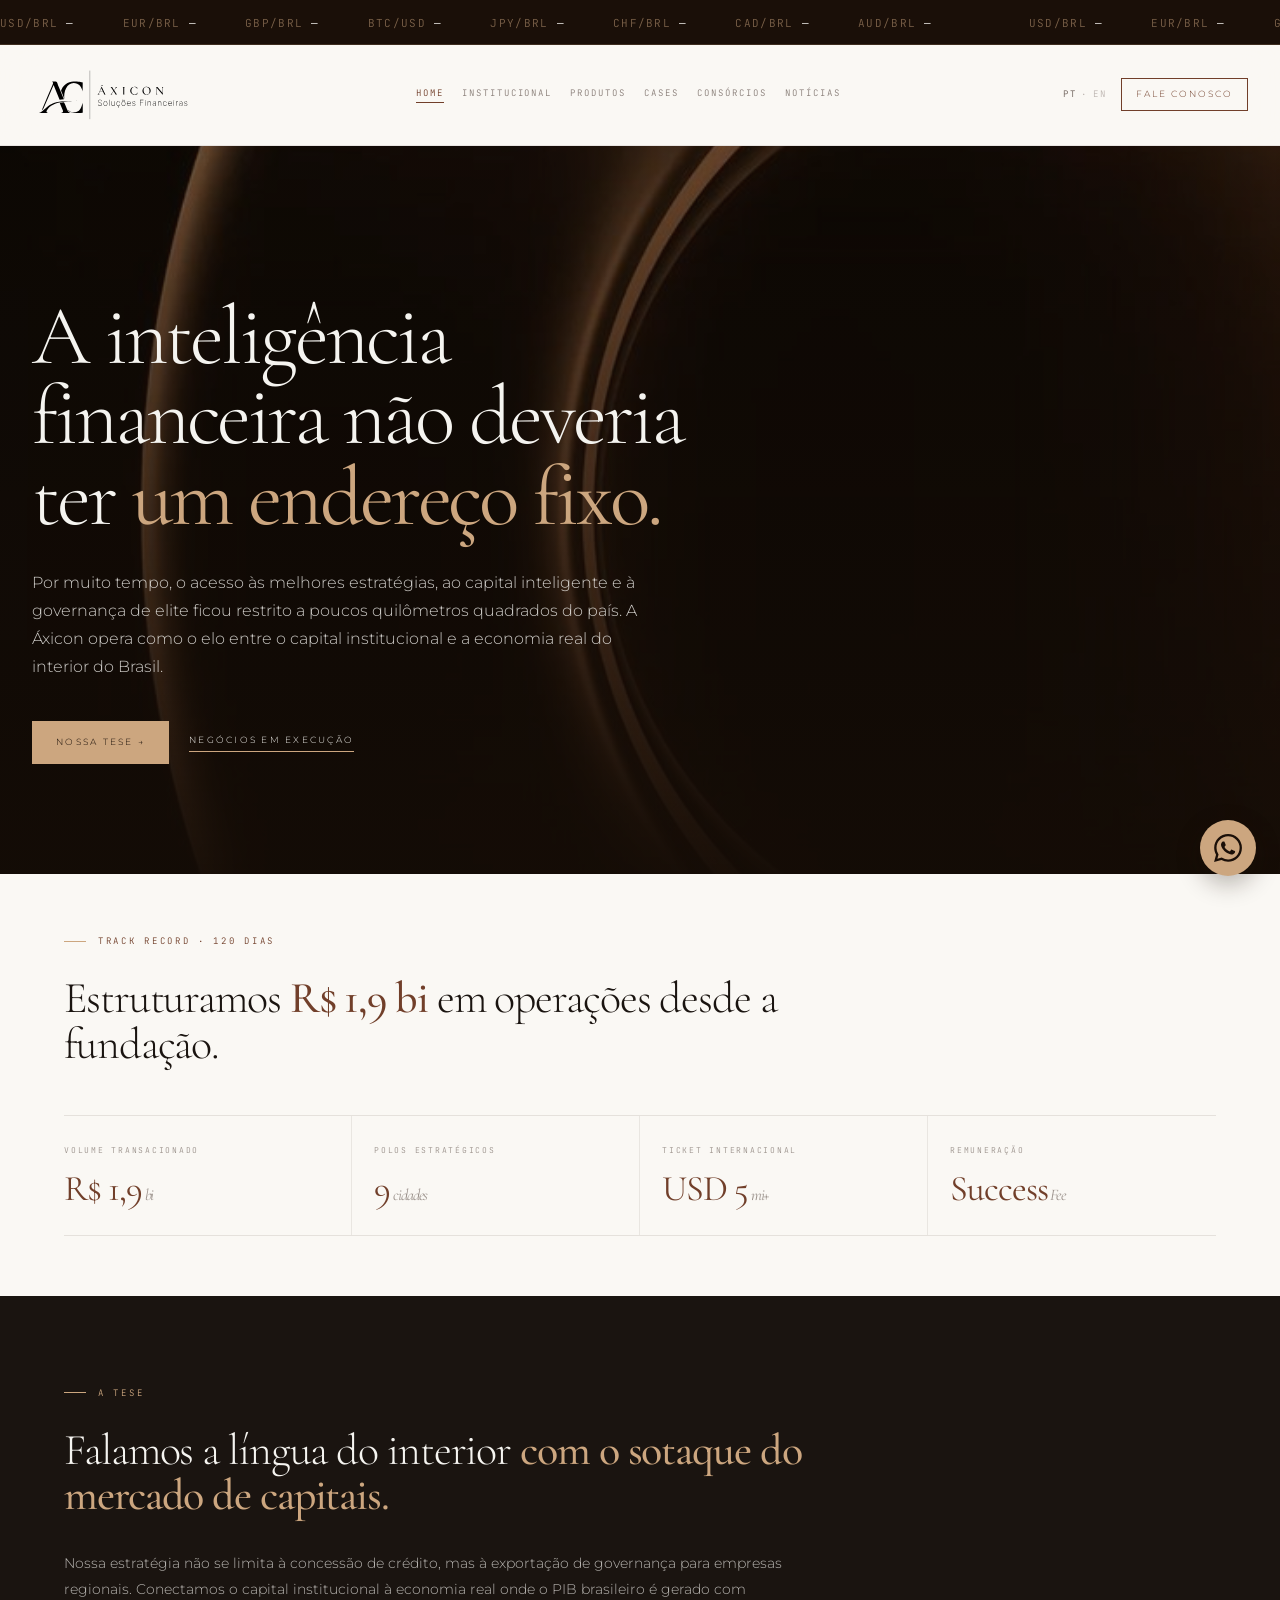
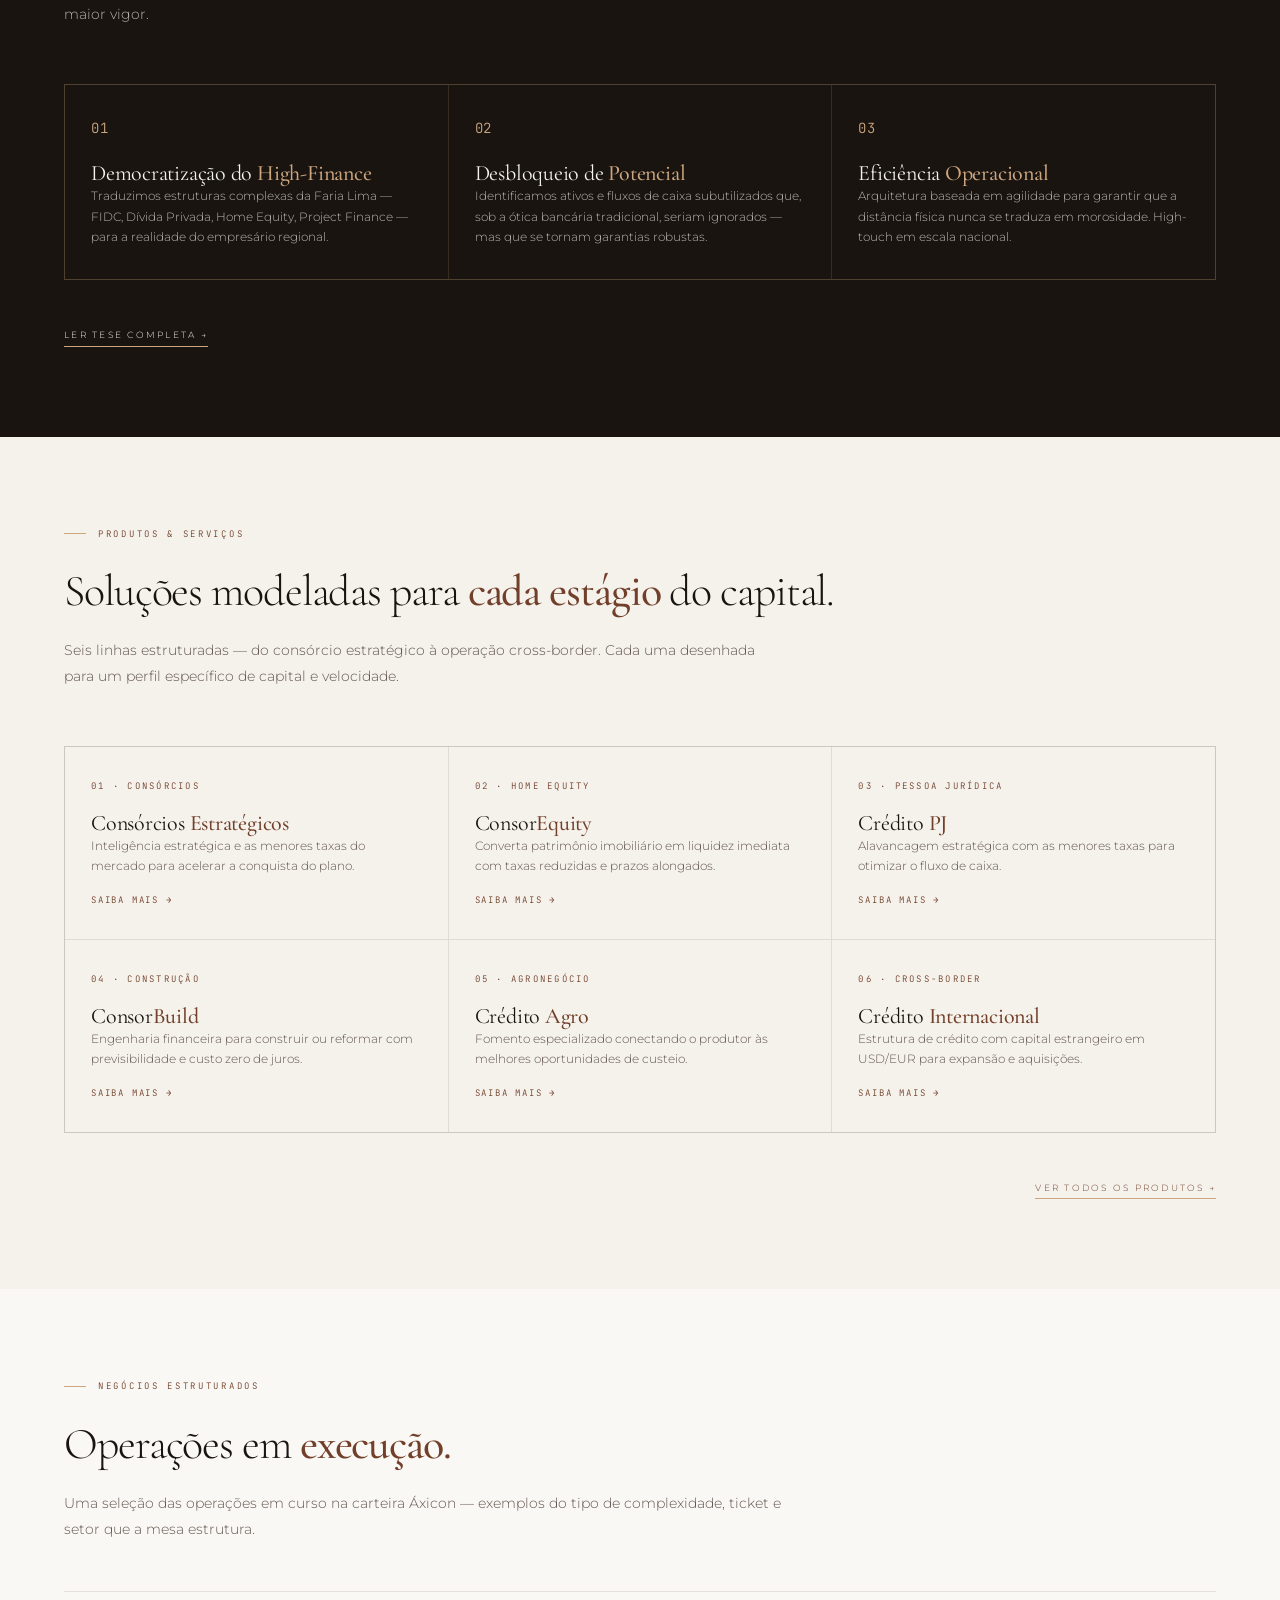
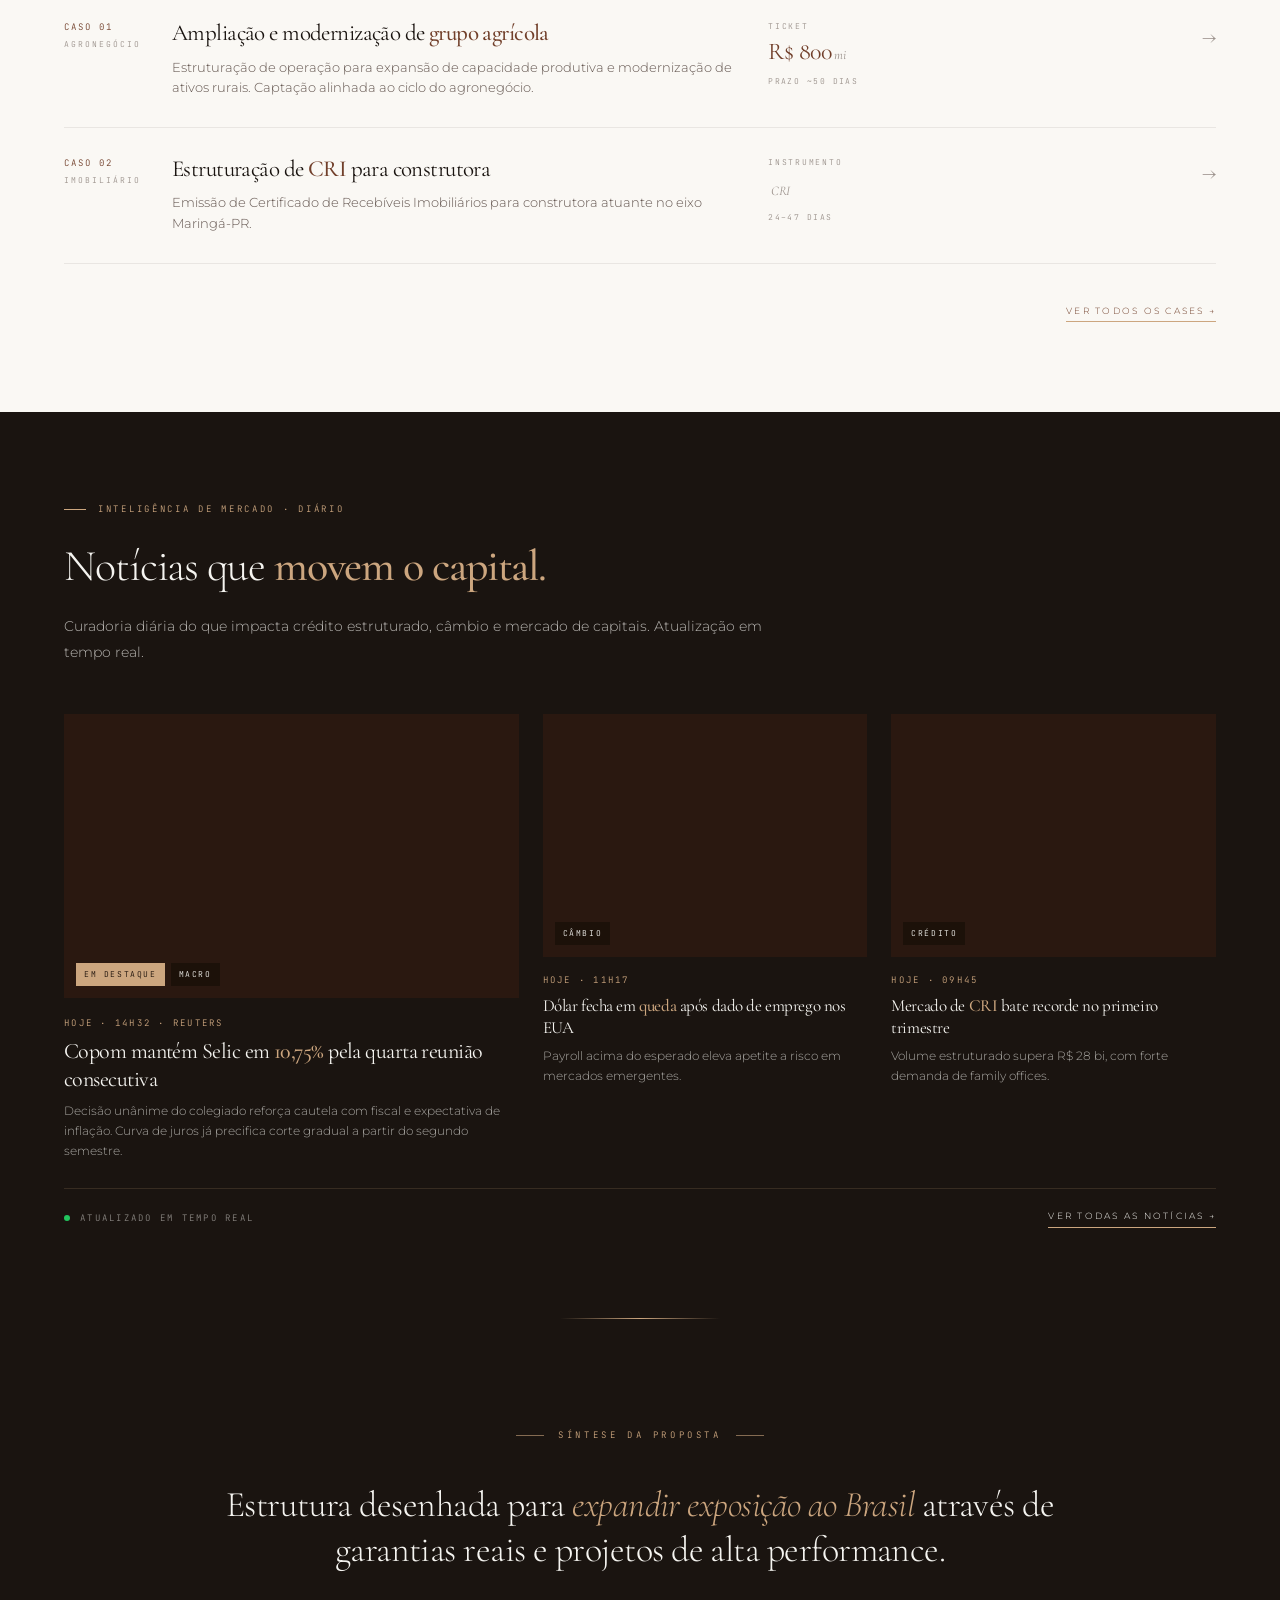
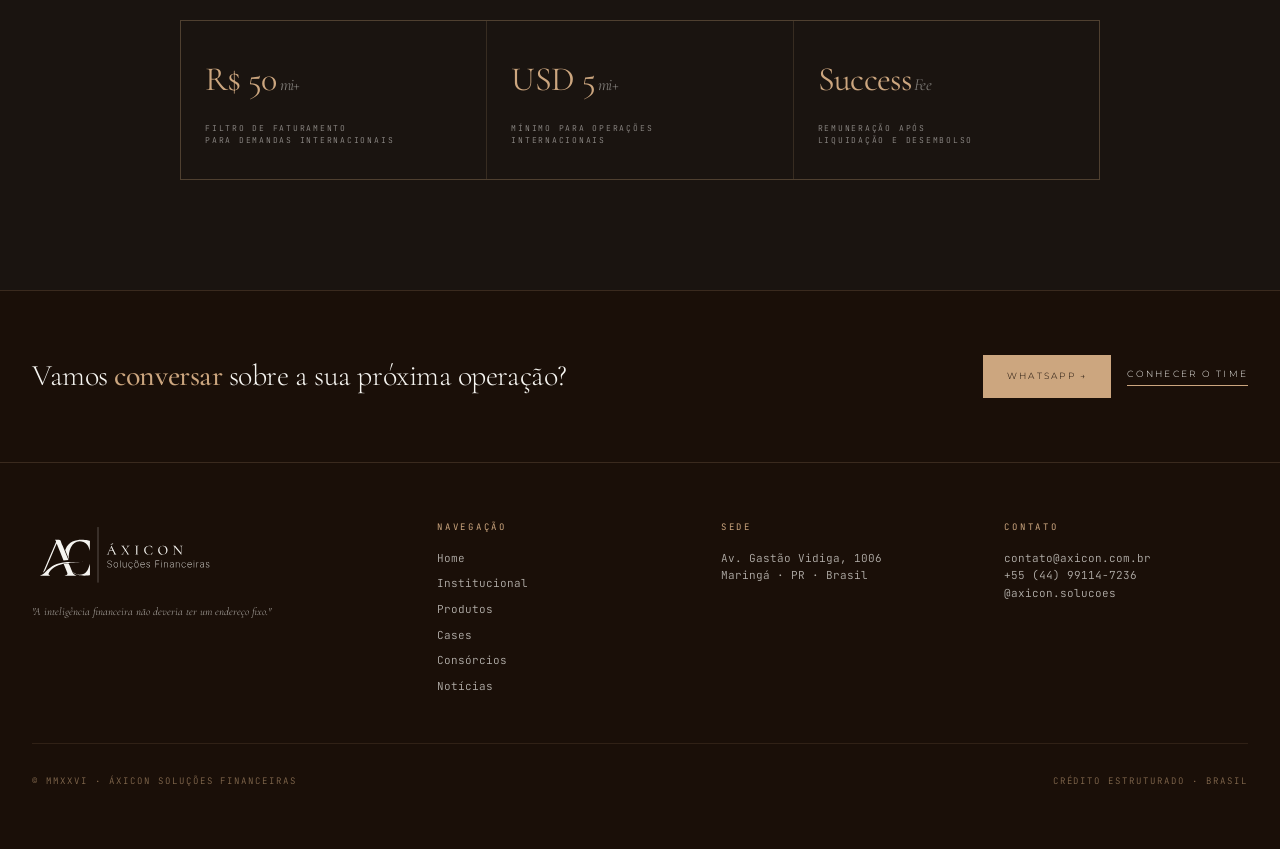
<file: index.html>
<!DOCTYPE html>
<html lang="pt-BR">
<head>
<meta charset="UTF-8">
<meta name="viewport" content="width=device-width, initial-scale=1.0">
<title>A inteligência financeira não deveria ter um endereço fixo — Áxicon Soluções Financeiras</title>
<link rel="icon" type="image/svg+xml" href="assets/monogram-bronze.svg">
<link rel="apple-touch-icon" href="assets/monogram-bronze.svg">
<meta name="description" content="Boutique de crédito estruturado. Elo entre o capital institucional e a economia real do interior do Brasil. R$ 1,9 bi estruturados em 120 dias.">
<meta property="og:title" content="A inteligência financeira não deveria ter um endereço fixo — Áxicon Soluções Financeiras">
<meta property="og:description" content="Boutique de crédito estruturado. Elo entre o capital institucional e a economia real do interior do Brasil. R$ 1,9 bi estruturados em 120 dias.">
<link rel="stylesheet" href="styles.css">
</head>
<body>
<!-- TICKER DE MERCADO -->
<div class="market-ticker">
  <div class="ticker-track">
    <span>
      <span><span class="ticker-label">USD/BRL</span><span id="t-usd">—</span></span>
      <span><span class="ticker-label">EUR/BRL</span><span id="t-eur">—</span></span>
      <span><span class="ticker-label">GBP/BRL</span><span id="t-gbp">—</span></span>
      <span><span class="ticker-label">BTC/USD</span><span id="t-btc">—</span></span>
      <span><span class="ticker-label">JPY/BRL</span><span id="t-jpy">—</span></span>
      <span><span class="ticker-label">CHF/BRL</span><span id="t-chf">—</span></span>
      <span><span class="ticker-label">CAD/BRL</span><span id="t-cad">—</span></span>
      <span><span class="ticker-label">AUD/BRL</span><span id="t-aud">—</span></span>
    </span>
    <span aria-hidden="true">
      <span><span class="ticker-label">USD/BRL</span><span class="t-usd2">—</span></span>
      <span><span class="ticker-label">EUR/BRL</span><span class="t-eur2">—</span></span>
      <span><span class="ticker-label">GBP/BRL</span><span class="t-gbp2">—</span></span>
      <span><span class="ticker-label">BTC/USD</span><span class="t-btc2">—</span></span>
      <span><span class="ticker-label">JPY/BRL</span><span class="t-jpy2">—</span></span>
      <span><span class="ticker-label">CHF/BRL</span><span class="t-chf2">—</span></span>
      <span><span class="ticker-label">CAD/BRL</span><span class="t-cad2">—</span></span>
      <span><span class="ticker-label">AUD/BRL</span><span class="t-aud2">—</span></span>
    </span>
  </div>
</div>
<!-- NAV -->
<nav class="nav">
  <a href="index.html" class="nav-brand">
    <img src="assets/logo-full-black.svg" alt="Áxicon Soluções Financeiras" class="brand-logo">
  </a>
  <div class="nav-menu">
    <a href="index.html" class="active">Home</a>
    <a href="institucional.html">Institucional</a>
    <a href="produtos.html">Produtos</a>
    <a href="cases.html">Cases</a>
    <a href="consorcios.html">Consórcios</a>
    <a href="noticias.html">Notícias</a>
  </div>
  <div class="nav-right">
    <div class="lang-toggle">
      <span data-lang="pt">PT</span><span class="sep">·</span><span data-lang="en" class="inactive">EN</span>
    </div>
    <a href="https://wa.me/5544991147236?text=Olá,%20tudo%20bem?%20Vim%20pelo%20site%20da%20Áxicon..." class="nav-cta" target="_blank" rel="noopener">Fale conosco</a>
  </div>
</nav>


<!-- HERO -->
<header class="hero">
  <div>
    <h1 class="h-hero">A inteligência<br>financeira não deveria<br>ter <em>um endereço fixo.</em></h1>
    <p class="hero-lede">Por muito tempo, o acesso às melhores estratégias, ao capital inteligente e à governança de elite ficou restrito a poucos quilômetros quadrados do país. A Áxicon opera como o elo entre o capital institucional e a economia real do interior do Brasil.</p>
    <div class="hero-actions">
      <a href="institucional.html#tese" class="btn btn-primary">Nossa tese →</a>
      <a href="cases.html" class="link-arrow">Negócios em execução</a>
    </div>
  </div>
</header>

<!-- TRACK RECORD -->
<section class="section s-light" style="padding-top: 60px; padding-bottom: 60px;">
  <div class="container">
    <div class="section-label">Track record · 120 dias</div>
    <h2 class="h-1" style="max-width: 780px; margin-bottom: 48px;">
      Estruturamos <em>R$ 1,9 bi</em> em operações desde a fundação.
    </h2>
    <div class="kpi-strip">
      <div class="kpi"><div class="kpi-label">Volume transacionado</div><div class="kpi-value">R$ 1,9<em>bi</em></div></div>
      <div class="kpi"><div class="kpi-label">Polos estratégicos</div><div class="kpi-value">9<em>cidades</em></div></div>
      <div class="kpi"><div class="kpi-label">Ticket internacional</div><div class="kpi-value">USD 5<em>mi+</em></div></div>
      <div class="kpi"><div class="kpi-label">Remuneração</div><div class="kpi-value">Success<em>Fee</em></div></div>
    </div>
  </div>
</section>

<!-- TESE RESUMO · DARK -->
<section class="section s-dark">
  <div class="container">
    <div class="section-label">A Tese</div>
    <h2 class="h-1" style="max-width: 880px; margin-bottom: 32px;">
      Falamos a língua do interior <em>com o sotaque do mercado de capitais.</em>
    </h2>
    <p class="body-text" style="margin-bottom: 56px;">
      Nossa estratégia não se limita à concessão de crédito, mas à exportação de governança para empresas regionais. Conectamos o capital institucional à economia real onde o PIB brasileiro é gerado com maior vigor.
    </p>
    <div class="cards-wrap grid-3">
      <div class="card">
        <div class="card-num">01</div>
        <h3 class="h-3">Democratização do <em>High-Finance</em></h3>
        <p>Traduzimos estruturas complexas da Faria Lima — FIDC, Dívida Privada, Home Equity, Project Finance — para a realidade do empresário regional.</p>
      </div>
      <div class="card">
        <div class="card-num">02</div>
        <h3 class="h-3">Desbloqueio de <em>Potencial</em></h3>
        <p>Identificamos ativos e fluxos de caixa subutilizados que, sob a ótica bancária tradicional, seriam ignorados — mas que se tornam garantias robustas.</p>
      </div>
      <div class="card">
        <div class="card-num">03</div>
        <h3 class="h-3">Eficiência <em>Operacional</em></h3>
        <p>Arquitetura baseada em agilidade para garantir que a distância física nunca se traduza em morosidade. High-touch em escala nacional.</p>
      </div>
    </div>
    <div style="margin-top: 40px;">
      <a href="institucional.html#tese" class="link-arrow">Ler tese completa →</a>
    </div>
  </div>
</section>

<!-- PRODUTOS RESUMO · LIGHT -->
<section class="section s-light-2">
  <div class="container">
    <div class="section-label">Produtos & Serviços</div>
    <h2 class="h-1" style="max-width: 780px; margin-bottom: 24px;">
      Soluções modeladas para <em>cada estágio</em> do capital.
    </h2>
    <p class="body-text" style="margin-bottom: 56px;">
      Seis linhas estruturadas — do consórcio estratégico à operação cross-border. Cada uma desenhada para um perfil específico de capital e velocidade.
    </p>
    <div class="cards-wrap grid-3">
      <a href="consorcios.html" class="card" style="text-decoration:none;color:inherit;">
        <div class="card-eyebrow">01 · Consórcios</div>
        <h3 class="h-3">Consórcios <em>Estratégicos</em></h3>
        <p>Inteligência estratégica e as menores taxas do mercado para acelerar a conquista do plano.</p>
        <span class="card-link">Saiba mais →</span>
      </a>
      <a href="produtos.html#equity" class="card" style="text-decoration:none;color:inherit;">
        <div class="card-eyebrow">02 · Home Equity</div>
        <h3 class="h-3">Consor<em>Equity</em></h3>
        <p>Converta patrimônio imobiliário em liquidez imediata com taxas reduzidas e prazos alongados.</p>
        <span class="card-link">Saiba mais →</span>
      </a>
      <a href="produtos.html#pj" class="card" style="text-decoration:none;color:inherit;">
        <div class="card-eyebrow">03 · Pessoa Jurídica</div>
        <h3 class="h-3">Crédito <em>PJ</em></h3>
        <p>Alavancagem estratégica com as menores taxas para otimizar o fluxo de caixa.</p>
        <span class="card-link">Saiba mais →</span>
      </a>
      <a href="produtos.html#build" class="card" style="text-decoration:none;color:inherit;">
        <div class="card-eyebrow">04 · Construção</div>
        <h3 class="h-3">Consor<em>Build</em></h3>
        <p>Engenharia financeira para construir ou reformar com previsibilidade e custo zero de juros.</p>
        <span class="card-link">Saiba mais →</span>
      </a>
      <a href="produtos.html#agro" class="card" style="text-decoration:none;color:inherit;">
        <div class="card-eyebrow">05 · Agronegócio</div>
        <h3 class="h-3">Crédito <em>Agro</em></h3>
        <p>Fomento especializado conectando o produtor às melhores oportunidades de custeio.</p>
        <span class="card-link">Saiba mais →</span>
      </a>
      <a href="produtos.html#internacional" class="card" style="text-decoration:none;color:inherit;">
        <div class="card-eyebrow">06 · Cross-Border</div>
        <h3 class="h-3">Crédito <em>Internacional</em></h3>
        <p>Estrutura de crédito com capital estrangeiro em USD/EUR para expansão e aquisições.</p>
        <span class="card-link">Saiba mais →</span>
      </a>
    </div>
    <div style="margin-top: 40px; text-align: right;">
      <a href="produtos.html" class="link-arrow">Ver todos os produtos →</a>
    </div>
  </div>
</section>

<!-- CASES RESUMO · LIGHT -->
<section class="section s-light">
  <div class="container">
    <div class="section-label">Negócios Estruturados</div>
    <h2 class="h-1" style="max-width: 780px; margin-bottom: 24px;">
      Operações em <em>execução.</em>
    </h2>
    <p class="body-text" style="margin-bottom: 48px;">
      Uma seleção das operações em curso na carteira Áxicon — exemplos do tipo de complexidade, ticket e setor que a mesa estrutura.
    </p>
    <div class="cases">
      <a href="cases.html#agro" class="case-row">
        <div class="case-num">Caso 01<small>Agronegócio</small></div>
        <div>
          <h3 class="case-title">Ampliação e modernização de <em>grupo agrícola</em></h3>
          <p class="case-desc">Estruturação de operação para expansão de capacidade produtiva e modernização de ativos rurais. Captação alinhada ao ciclo do agronegócio.</p>
        </div>
        <div>
          <div class="case-meta-label">Ticket</div>
          <div class="case-meta-value">R$ 800<em>mi</em></div>
          <div class="case-meta-sub">Prazo ~50 dias</div>
        </div>
        <span class="case-arrow">→</span>
      </a>
      <a href="cases.html#cri" class="case-row">
        <div class="case-num">Caso 02<small>Imobiliário</small></div>
        <div>
          <h3 class="case-title">Estruturação de <em>CRI</em> para construtora</h3>
          <p class="case-desc">Emissão de Certificado de Recebíveis Imobiliários para construtora atuante no eixo Maringá-PR.</p>
        </div>
        <div>
          <div class="case-meta-label">Instrumento</div>
          <div class="case-meta-value"><em>CRI</em></div>
          <div class="case-meta-sub">24–47 dias</div>
        </div>
        <span class="case-arrow">→</span>
      </a>
    </div>
    <div style="margin-top: 32px; text-align: right;">
      <a href="cases.html" class="link-arrow">Ver todos os cases →</a>
    </div>
  </div>
</section>

<!-- INTELIGÊNCIA DE MERCADO · DARK -->
<section class="section s-dark">
  <div class="container">
    <div class="section-label">Inteligência de Mercado · diário</div>
    <h2 class="h-1" style="max-width: 780px; margin-bottom: 24px;">
      Notícias que <em>movem o capital.</em>
    </h2>
    <p class="body-text" style="margin-bottom: 48px;">
      Curadoria diária do que impacta crédito estruturado, câmbio e mercado de capitais. Atualização em tempo real.
    </p>
    <div class="news-grid">
      <a href="#" class="news-card large">
        <div class="news-img-wrap large">
          <div class="news-img" style="background-image: url('https://images.unsplash.com/photo-1611974789855-9c2a0a7236a3?w=1200&q=85');"></div>
          <div class="news-badges">
            <span class="news-badge news-badge-featured">Em destaque</span>
            <span class="news-badge">Macro</span>
          </div>
        </div>
        <div class="news-meta">Hoje · 14h32 · Reuters</div>
        <h3>Copom mantém Selic em <em>10,75%</em> pela quarta reunião consecutiva</h3>
        <p>Decisão unânime do colegiado reforça cautela com fiscal e expectativa de inflação. Curva de juros já precifica corte gradual a partir do segundo semestre.</p>
      </a>
      <a href="#" class="news-card small">
        <div class="news-img-wrap small">
          <div class="news-img" style="background-image: url('https://images.unsplash.com/photo-1554224155-8d04cb21cd6c?w=900&q=85');"></div>
          <div class="news-badges"><span class="news-badge">Câmbio</span></div>
        </div>
        <div class="news-meta">Hoje · 11h17</div>
        <h3>Dólar fecha em <em>queda</em> após dado de emprego nos EUA</h3>
        <p>Payroll acima do esperado eleva apetite a risco em mercados emergentes.</p>
      </a>
      <a href="#" class="news-card small">
        <div class="news-img-wrap small">
          <div class="news-img" style="background-image: url('https://images.unsplash.com/photo-1565514020179-026b92b84bb6?w=900&q=85');"></div>
          <div class="news-badges"><span class="news-badge">Crédito</span></div>
        </div>
        <div class="news-meta">Hoje · 09h45</div>
        <h3>Mercado de <em>CRI</em> bate recorde no primeiro trimestre</h3>
        <p>Volume estruturado supera R$ 28 bi, com forte demanda de family offices.</p>
      </a>
    </div>
    <div class="news-status">
      <span><span class="news-status-dot"></span><span id="news-upd">Atualizado em tempo real</span></span>
      <a href="noticias.html" class="link-arrow">Ver todas as notícias →</a>
    </div>
  </div>
</section>

<!-- SÍNTESE · DARK -->
<section class="synthesis">
  <div class="container">
    <div class="synthesis-label">Síntese da Proposta</div>
    <p class="synthesis-text">
      Estrutura desenhada para <em>expandir exposição ao Brasil</em> através de garantias reais e projetos de alta performance.
    </p>
    <div class="synthesis-grid">
      <div class="synthesis-cell">
        <div class="synthesis-cell-value">R$ 50<em>mi+</em></div>
        <div class="synthesis-cell-label">Filtro de Faturamento<br>para demandas internacionais</div>
      </div>
      <div class="synthesis-cell">
        <div class="synthesis-cell-value">USD 5<em>mi+</em></div>
        <div class="synthesis-cell-label">Mínimo para operações<br>internacionais</div>
      </div>
      <div class="synthesis-cell">
        <div class="synthesis-cell-value">Success<em>Fee</em></div>
        <div class="synthesis-cell-label">Remuneração após<br>liquidação e desembolso</div>
      </div>
    </div>
  </div>
</section>

<!-- CTA -->
<section class="cta-stripe">
  <h3>Vamos <em>conversar</em> sobre a sua próxima operação?</h3>
  <div class="cta-stripe-actions">
    <a href="https://wa.me/5544991147236?text=Olá,%20tudo%20bem?%20Vim%20pelo%20site%20da%20Áxicon..." target="_blank" rel="noopener" class="btn btn-primary">WhatsApp →</a>
    <a href="institucional.html" class="link-arrow">Conhecer o time</a>
  </div>
</section>

<!-- FOOTER -->
<footer class="footer">
  <div class="footer-grid">
    <div>
      <div class="footer-brand">
        <img src="assets/logo-full-white.svg" alt="Áxicon Soluções Financeiras" class="brand-logo">
      </div>
      <p class="footer-tag"><em>"A inteligência financeira não deveria ter um endereço fixo."</em></p>
    </div>
    <div>
      <h4>Navegação</h4>
            <ul>
        <li><a href="index.html">Home</a></li>
        <li><a href="institucional.html">Institucional</a></li>
        <li><a href="produtos.html">Produtos</a></li>
        <li><a href="cases.html">Cases</a></li>
        <li><a href="consorcios.html">Consórcios</a></li>
        <li><a href="noticias.html">Notícias</a></li>
      </ul>
    </div>
    <div>
      <h4>Sede</h4>
      <p>Av. Gastão Vidiga, 1006<br>Maringá · PR · Brasil</p>

    </div>
    <div>
      <h4>Contato</h4>
      <p>
        <a href="mailto:contato@axicon.com.br">contato@axicon.com.br</a><br>
        <a href="https://wa.me/5544991147236">+55 (44) 99114-7236</a><br>
        <a href="https://www.instagram.com/axicon.solucoes/" target="_blank">@axicon.solucoes</a>
      </p>
    </div>
  </div>
  <div class="footer-bottom">
    <span>© MMXXVI · Áxicon Soluções Financeiras</span>
    <span>Crédito estruturado · Brasil</span>
  </div>
</footer>

<!-- WHATSAPP FLUTUANTE -->
<a href="https://wa.me/5544991147236?text=Olá,%20tudo%20bem?%20Vim%20pelo%20site%20da%20Áxicon..." class="wa-float" target="_blank" rel="noopener" aria-label="WhatsApp">
  <svg viewBox="0 0 24 24"><path d="M17.472 14.382c-.297-.149-1.758-.867-2.03-.967-.273-.099-.471-.148-.67.15-.197.297-.767.966-.94 1.164-.173.199-.347.223-.644.075-.297-.15-1.255-.463-2.39-1.475-.883-.788-1.48-1.761-1.653-2.059-.173-.297-.018-.458.13-.606.134-.133.298-.347.446-.52.149-.174.198-.298.298-.497.099-.198.05-.371-.025-.52-.075-.149-.669-1.612-.916-2.207-.242-.579-.487-.5-.669-.51-.173-.008-.371-.01-.57-.01-.198 0-.52.074-.792.372-.272.297-1.04 1.016-1.04 2.479 0 1.462 1.065 2.875 1.213 3.074.149.198 2.096 3.2 5.077 4.487.709.306 1.262.489 1.694.625.712.227 1.36.195 1.871.118.571-.085 1.758-.719 2.006-1.413.248-.694.248-1.289.173-1.413-.074-.124-.272-.198-.57-.347m-5.421 7.403h-.004a9.87 9.87 0 01-5.031-1.378l-.361-.214-3.741.982.998-3.648-.235-.374a9.86 9.86 0 01-1.51-5.26c.001-5.45 4.436-9.884 9.888-9.884 2.64 0 5.122 1.03 6.988 2.898a9.825 9.825 0 012.893 6.994c-.003 5.45-4.437 9.884-9.885 9.884m8.413-18.297A11.815 11.815 0 0012.05 0C5.495 0 .16 5.335.157 11.892c0 2.096.547 4.142 1.588 5.945L.057 24l6.305-1.654a11.882 11.882 0 005.683 1.448h.005c6.554 0 11.89-5.335 11.893-11.893a11.821 11.821 0 00-3.48-8.413Z"/></svg>
</a>
<script src="shared.js"></script>
</body>
</html>
</file>
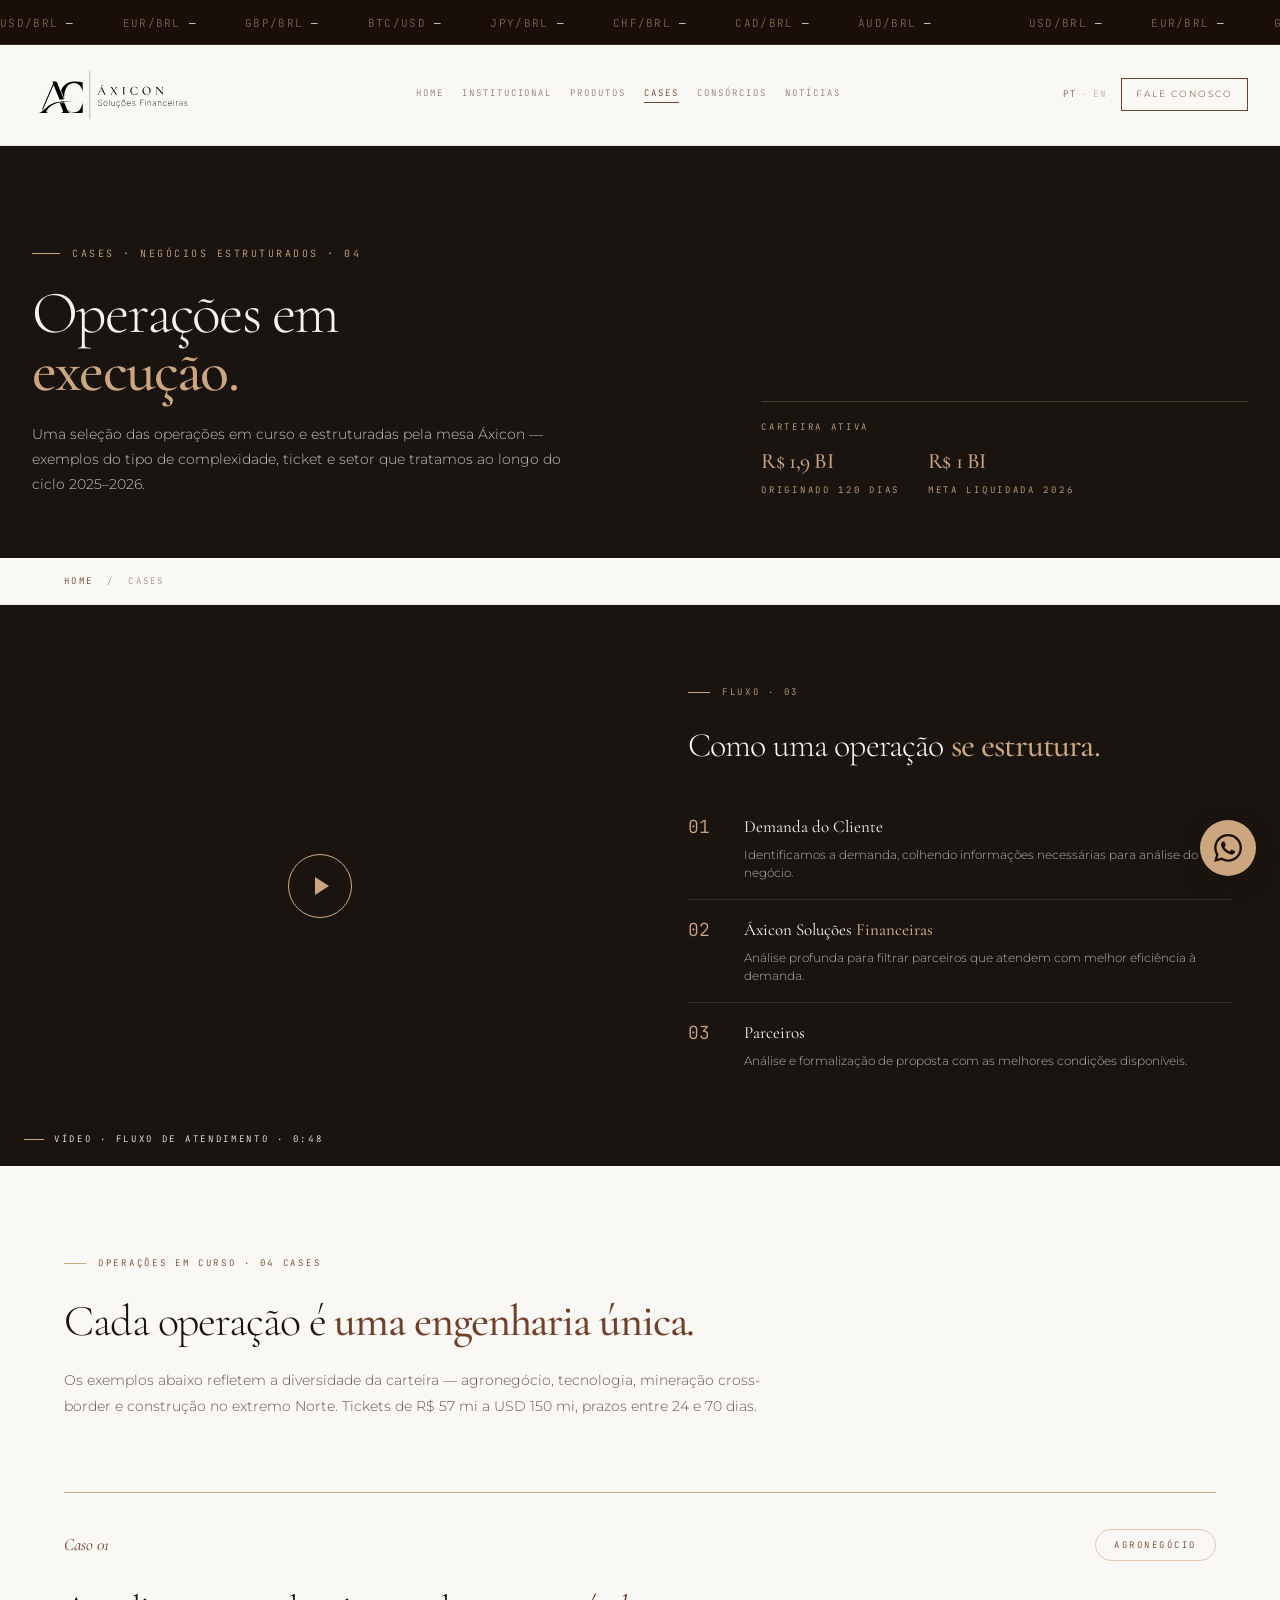
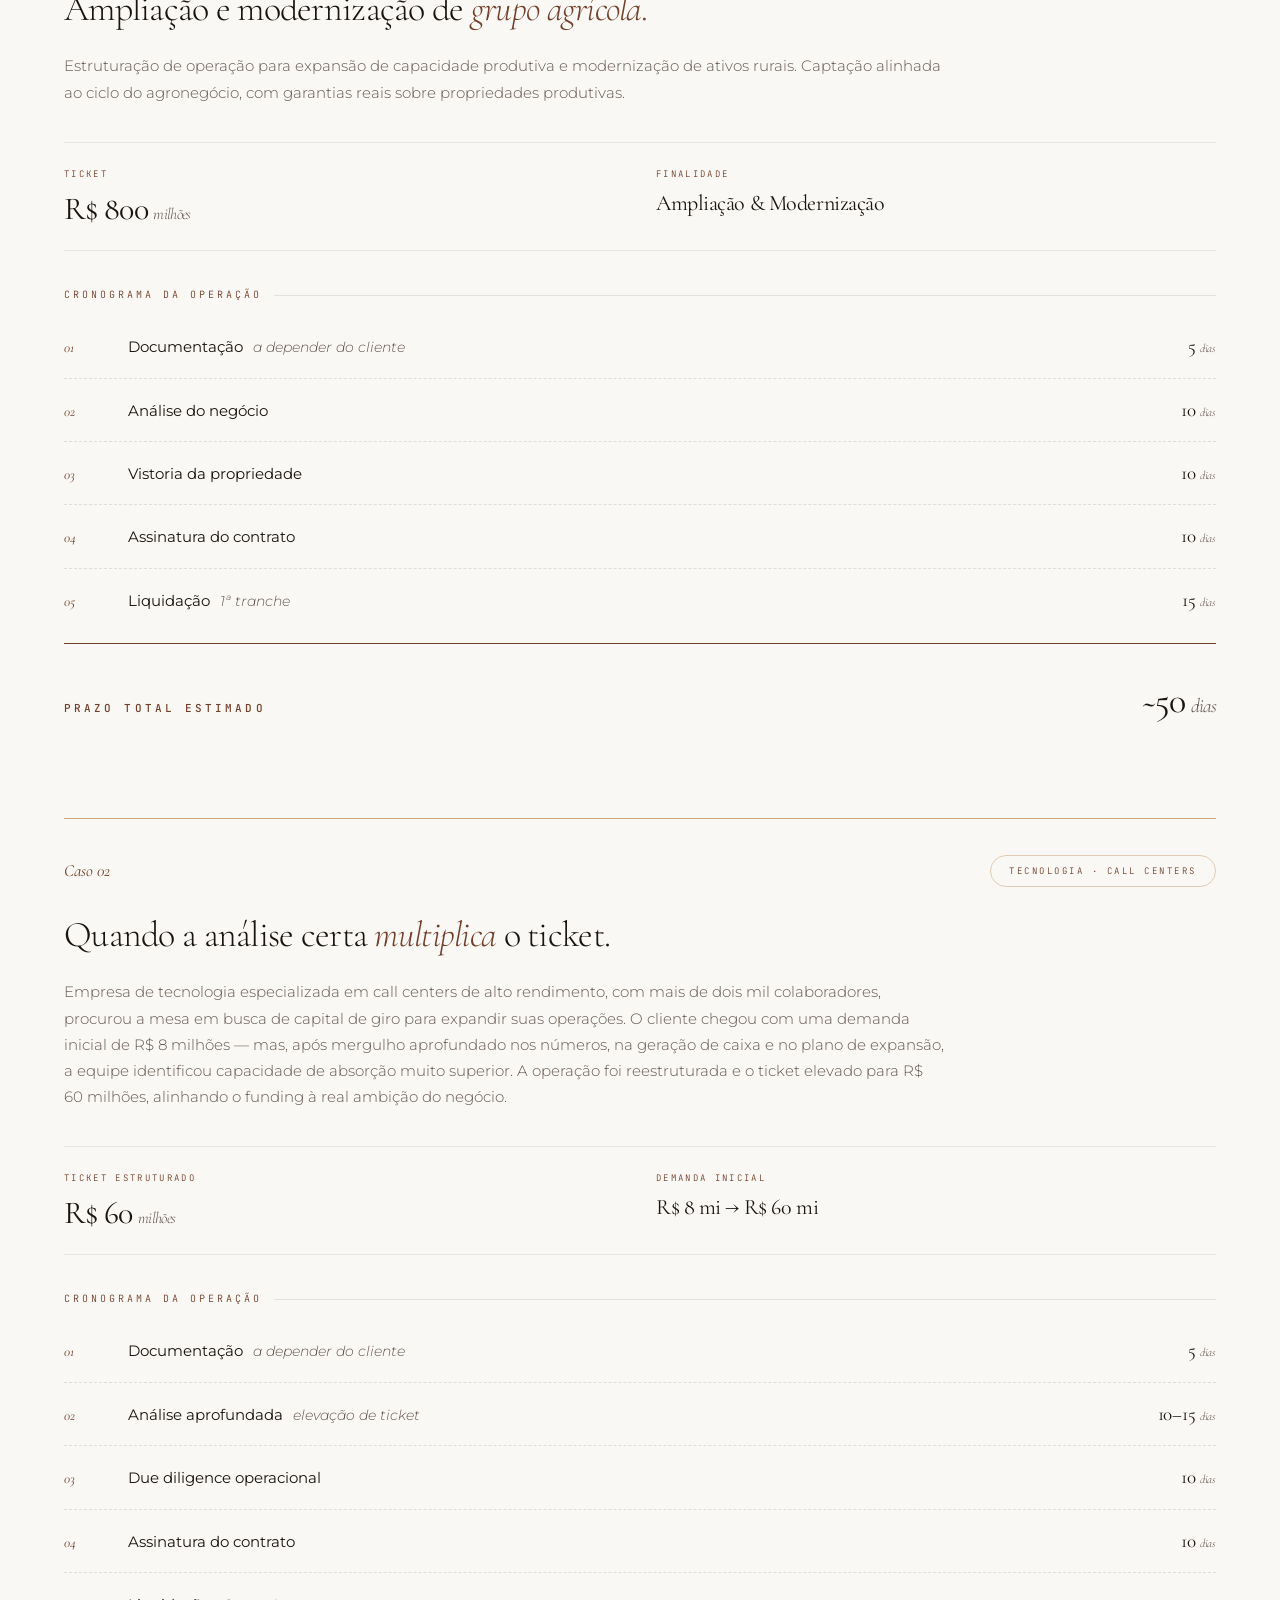
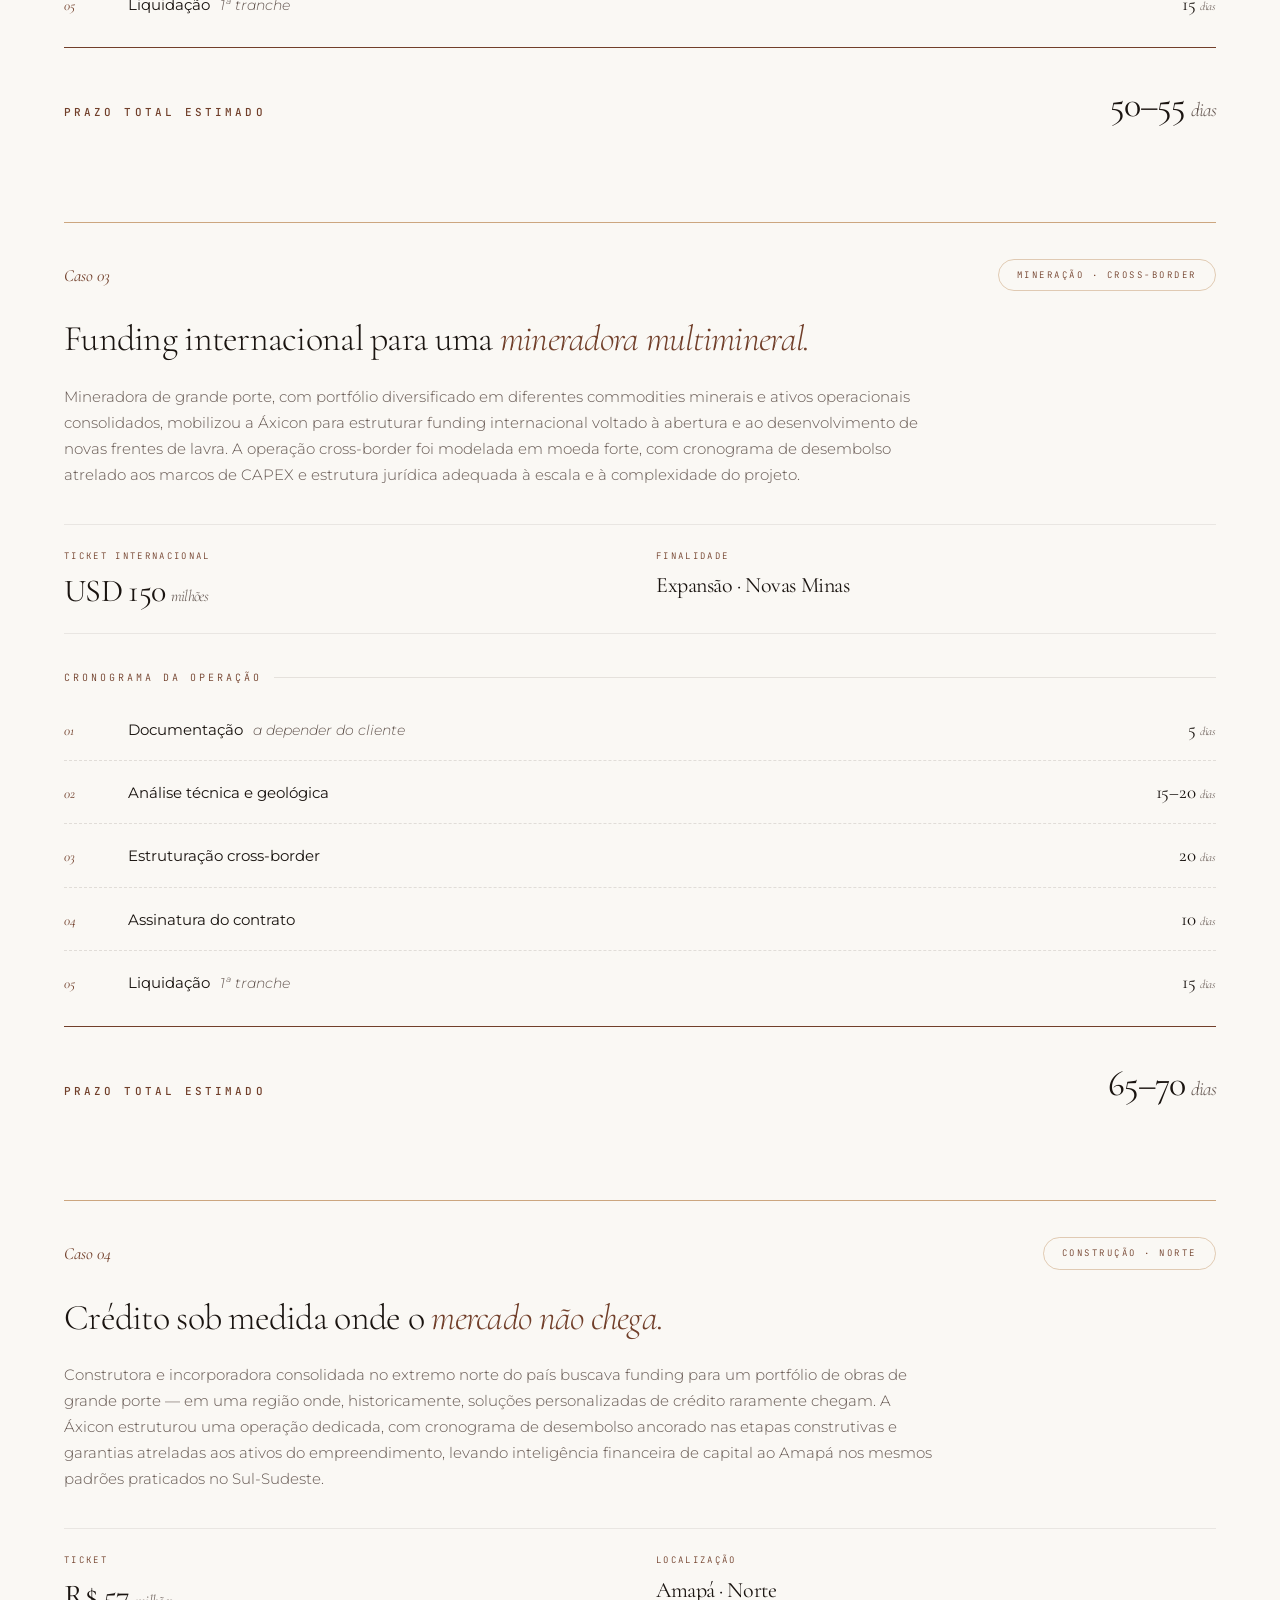
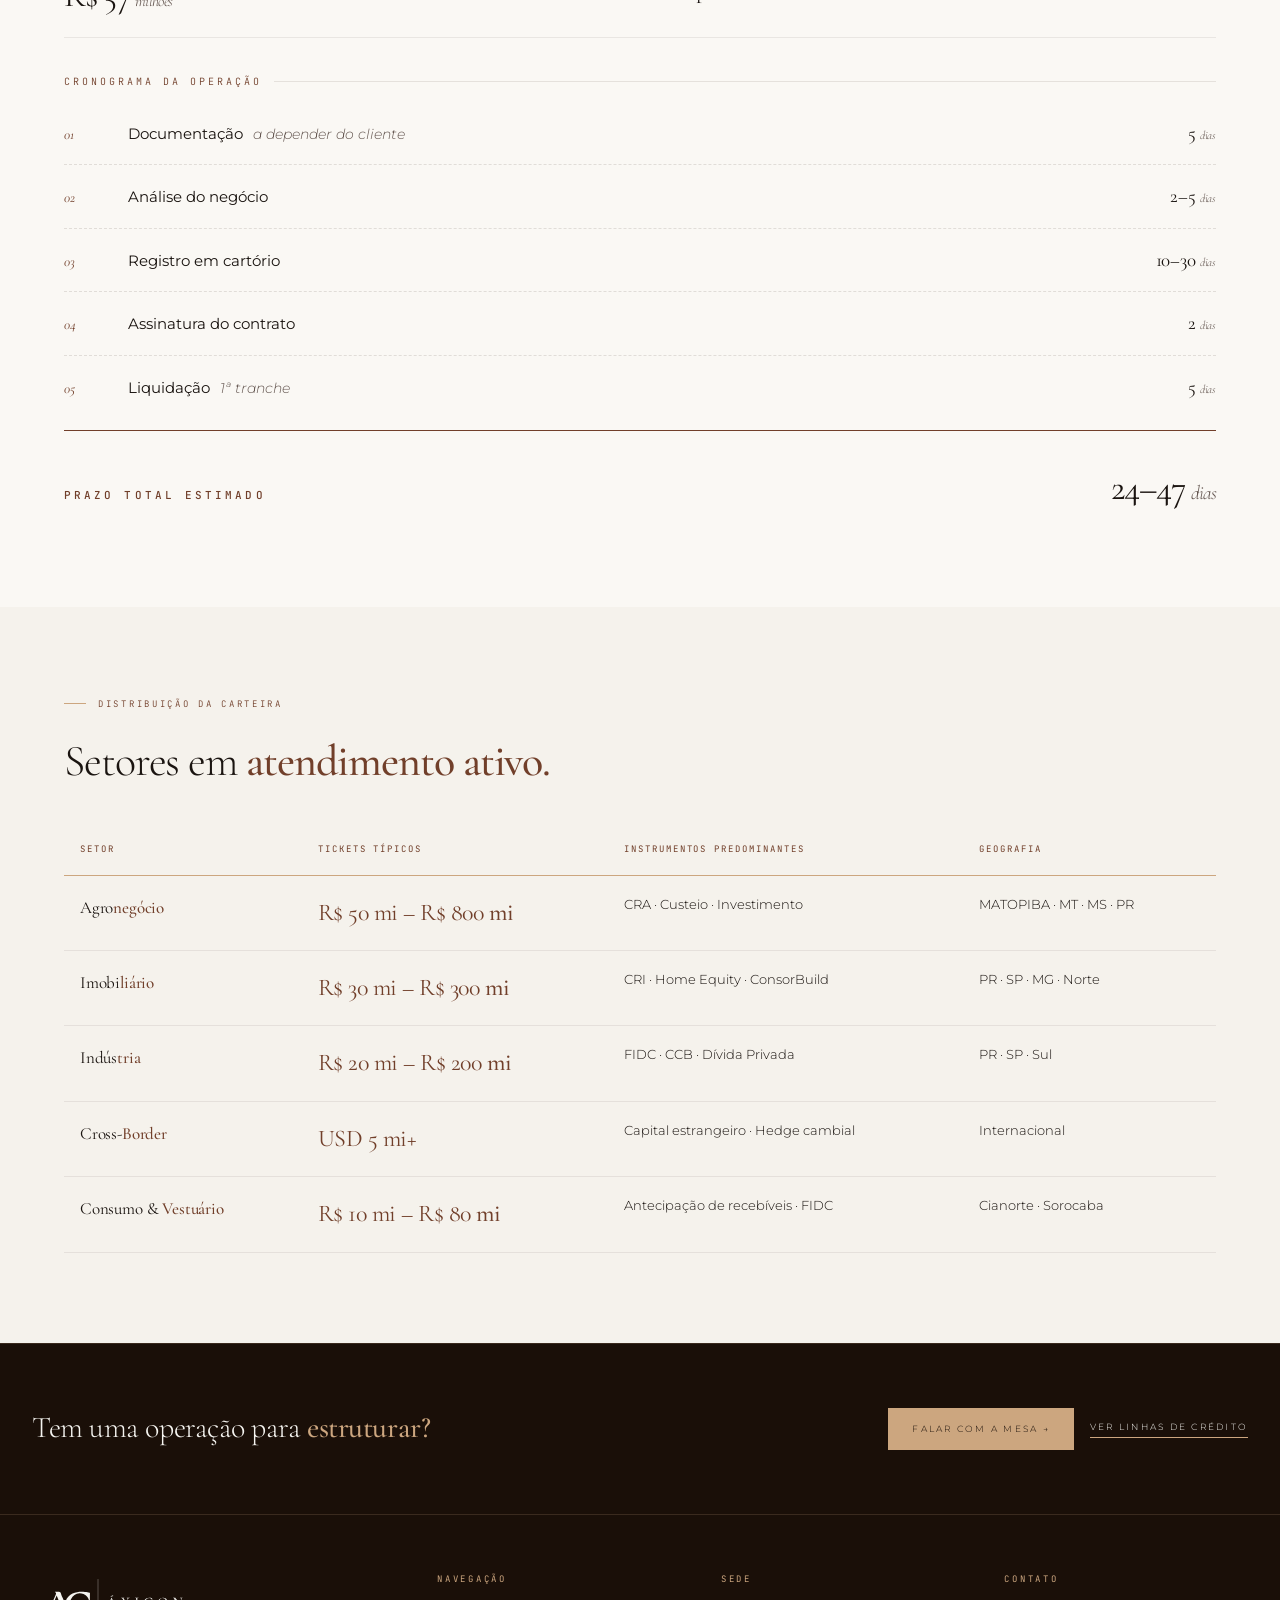
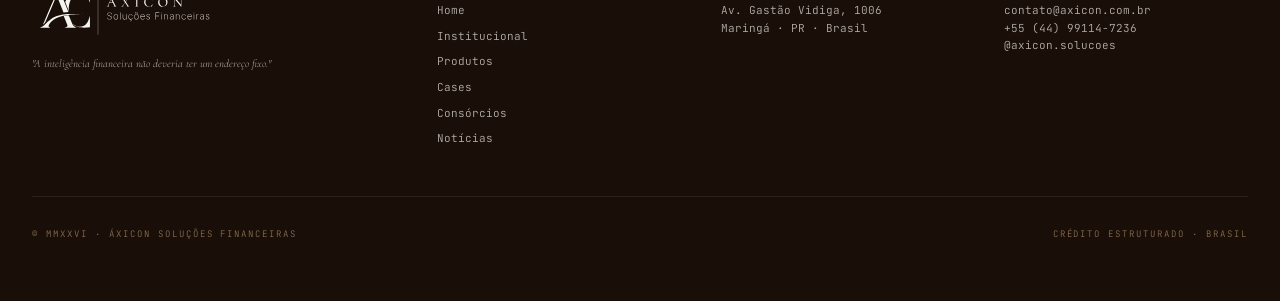
<file: cases.html>
<!DOCTYPE html>
<html lang="pt-BR">
<head>
<meta charset="UTF-8">
<meta name="viewport" content="width=device-width, initial-scale=1.0">
<title>Cases & Negócios Estruturados — Áxicon Soluções Financeiras</title>
<link rel="icon" type="image/svg+xml" href="assets/monogram-bronze.svg">
<link rel="apple-touch-icon" href="assets/monogram-bronze.svg">
<meta name="description" content="Operações em execução na carteira Áxicon — agro, imobiliário, project finance e cross-border. Tickets de R$ 50 mi a R$ 800 mi.">
<link rel="stylesheet" href="styles.css">
</head>
<body>
<!-- TICKER -->
<div class="market-ticker">
  <div class="ticker-track">
    <span>
      <span><span class="ticker-label">USD/BRL</span><span id="t-usd">—</span></span>
      <span><span class="ticker-label">EUR/BRL</span><span id="t-eur">—</span></span>
      <span><span class="ticker-label">GBP/BRL</span><span id="t-gbp">—</span></span>
      <span><span class="ticker-label">BTC/USD</span><span id="t-btc">—</span></span>
      <span><span class="ticker-label">JPY/BRL</span><span id="t-jpy">—</span></span>
      <span><span class="ticker-label">CHF/BRL</span><span id="t-chf">—</span></span>
      <span><span class="ticker-label">CAD/BRL</span><span id="t-cad">—</span></span>
      <span><span class="ticker-label">AUD/BRL</span><span id="t-aud">—</span></span>
    </span>
    <span aria-hidden="true">
      <span><span class="ticker-label">USD/BRL</span><span class="t-usd2">—</span></span>
      <span><span class="ticker-label">EUR/BRL</span><span class="t-eur2">—</span></span>
      <span><span class="ticker-label">GBP/BRL</span><span class="t-gbp2">—</span></span>
      <span><span class="ticker-label">BTC/USD</span><span class="t-btc2">—</span></span>
      <span><span class="ticker-label">JPY/BRL</span><span class="t-jpy2">—</span></span>
      <span><span class="ticker-label">CHF/BRL</span><span class="t-chf2">—</span></span>
      <span><span class="ticker-label">CAD/BRL</span><span class="t-cad2">—</span></span>
      <span><span class="ticker-label">AUD/BRL</span><span class="t-aud2">—</span></span>
    </span>
  </div>
</div>
<nav class="nav">
  <a href="index.html" class="nav-brand">
    <img src="assets/logo-full-black.svg" alt="Áxicon Soluções Financeiras" class="brand-logo">
  </a>
  <div class="nav-menu">
    <a href="index.html">Home</a>
    <a href="institucional.html">Institucional</a>
    <a href="produtos.html">Produtos</a>
    <a href="cases.html" class="active">Cases</a>
    <a href="consorcios.html">Consórcios</a>
    <a href="noticias.html">Notícias</a>
  </div>
  <div class="nav-right">
    <div class="lang-toggle">
      <span data-lang="pt">PT</span><span class="sep">·</span><span data-lang="en" class="inactive">EN</span>
    </div>
    <a href="https://wa.me/5544991147236?text=Olá,%20tudo%20bem?%20Vim%20pelo%20site%20da%20Áxicon..." class="nav-cta" target="_blank" rel="noopener">Fale conosco</a>
  </div>
</nav>

<header class="page-hero has-image page-hero-bg-2">
  <div>
    <div class="page-hero-eyebrow">Cases · Negócios estruturados · 04</div>
    <h1 class="h-hero">Operações em<br><em>execução.</em></h1>
    <p class="page-hero-lede">Uma seleção das operações em curso e estruturadas pela mesa Áxicon — exemplos do tipo de complexidade, ticket e setor que tratamos ao longo do ciclo 2025–2026.</p>
  </div>
  <div class="page-hero-meta">
    Carteira ativa
    <div class="page-hero-meta-row">
      <span><strong>R$ 1,9 bi</strong>Originado 120 dias</span>
      <span><strong>R$ 1 bi</strong>Meta liquidada 2026</span>
    </div>
  </div>
</header>

<div class="breadcrumbs"><div class="container"><a href="index.html">Home</a><span class="sep">/</span><span>Cases</span></div></div>

<!-- FLUXO DE ATENDIMENTO -->
<section id="fluxo" class="s-dark">
  <div class="video-split">
    <div class="video-pane" style="background-image: url('https://images.unsplash.com/photo-1556761175-5973dc0f32e7?w=1200&q=85');">
      <div class="video-caption">Vídeo · Fluxo de atendimento · 0:48</div>
      <div class="video-play"></div>
    </div>
    <div class="video-content">
      <div class="section-label">Fluxo · 03</div>
      <h2 class="h-2" style="margin-bottom: 32px;">Como uma operação <em>se estrutura.</em></h2>
      <div class="flow-list">
        <div class="flow-step">
          <div class="flow-step-num">01</div>
          <div>
            <div class="flow-step-title">Demanda do Cliente</div>
            <div class="flow-step-desc">Identificamos a demanda, colhendo informações necessárias para análise do negócio.</div>
          </div>
        </div>
        <div class="flow-step">
          <div class="flow-step-num">02</div>
          <div>
            <div class="flow-step-title">Áxicon Soluções <em>Financeiras</em></div>
            <div class="flow-step-desc">Análise profunda para filtrar parceiros que atendem com melhor eficiência à demanda.</div>
          </div>
        </div>
        <div class="flow-step">
          <div class="flow-step-num">03</div>
          <div>
            <div class="flow-step-title">Parceiros</div>
            <div class="flow-step-desc">Análise e formalização de proposta com as melhores condições disponíveis.</div>
          </div>
        </div>
      </div>
    </div>
  </div>
</section>

<!-- CASES LIST -->
<section class="section s-light">
  <div class="container">
    <div class="section-label">Operações em curso · 04 cases</div>
    <h2 class="h-1" style="max-width: 780px; margin-bottom: 24px;">
      Cada operação é <em>uma engenharia única.</em>
    </h2>
    <p class="body-text" style="margin-bottom: 64px;">
      Os exemplos abaixo refletem a diversidade da carteira — agronegócio, tecnologia, mineração cross-border e construção no extremo Norte. Tickets de R$ 57 mi a USD 150 mi, prazos entre 24 e 70 dias.
    </p>

    <div class="case-detail-list">

      <article id="agro" class="case-detail">
        <div class="case-detail-head">
          <div class="case-detail-num">Caso 01</div>
          <div class="case-detail-badge">Agronegócio</div>
        </div>
        <h3 class="case-detail-title">Ampliação e modernização de <em>grupo agrícola.</em></h3>
        <p class="case-detail-body">Estruturação de operação para expansão de capacidade produtiva e modernização de ativos rurais. Captação alinhada ao ciclo do agronegócio, com garantias reais sobre propriedades produtivas.</p>
        <div class="case-detail-meta">
          <div>
            <div class="case-detail-meta-label">Ticket</div>
            <div class="case-detail-meta-value">R$ 800<small>milhões</small></div>
          </div>
          <div>
            <div class="case-detail-meta-label">Finalidade</div>
            <div class="case-detail-meta-value text">Ampliação &amp; Modernização</div>
          </div>
        </div>
        <div class="case-timeline-label">Cronograma da operação</div>
        <ol class="case-timeline">
          <li><span class="case-timeline-num">01</span><span class="case-timeline-step">Documentação <em>a depender do cliente</em></span><span class="case-timeline-days">5<em>dias</em></span></li>
          <li><span class="case-timeline-num">02</span><span class="case-timeline-step">Análise do negócio</span><span class="case-timeline-days">10<em>dias</em></span></li>
          <li><span class="case-timeline-num">03</span><span class="case-timeline-step">Vistoria da propriedade</span><span class="case-timeline-days">10<em>dias</em></span></li>
          <li><span class="case-timeline-num">04</span><span class="case-timeline-step">Assinatura do contrato</span><span class="case-timeline-days">10<em>dias</em></span></li>
          <li><span class="case-timeline-num">05</span><span class="case-timeline-step">Liquidação <em>1ª tranche</em></span><span class="case-timeline-days">15<em>dias</em></span></li>
        </ol>
        <div class="case-detail-total">
          <span class="case-detail-total-label">Prazo total estimado</span>
          <span class="case-detail-total-value">~50<em>dias</em></span>
        </div>
      </article>

      <article id="tech" class="case-detail">
        <div class="case-detail-head">
          <div class="case-detail-num">Caso 02</div>
          <div class="case-detail-badge">Tecnologia · Call Centers</div>
        </div>
        <h3 class="case-detail-title">Quando a análise certa <em>multiplica</em> o ticket.</h3>
        <p class="case-detail-body">Empresa de tecnologia especializada em call centers de alto rendimento, com mais de dois mil colaboradores, procurou a mesa em busca de capital de giro para expandir suas operações. O cliente chegou com uma demanda inicial de R$ 8 milhões — mas, após mergulho aprofundado nos números, na geração de caixa e no plano de expansão, a equipe identificou capacidade de absorção muito superior. A operação foi reestruturada e o ticket elevado para R$ 60 milhões, alinhando o funding à real ambição do negócio.</p>
        <div class="case-detail-meta">
          <div>
            <div class="case-detail-meta-label">Ticket estruturado</div>
            <div class="case-detail-meta-value">R$ 60<small>milhões</small></div>
          </div>
          <div>
            <div class="case-detail-meta-label">Demanda inicial</div>
            <div class="case-detail-meta-value text">R$ 8 mi → R$ 60 mi</div>
          </div>
        </div>
        <div class="case-timeline-label">Cronograma da operação</div>
        <ol class="case-timeline">
          <li><span class="case-timeline-num">01</span><span class="case-timeline-step">Documentação <em>a depender do cliente</em></span><span class="case-timeline-days">5<em>dias</em></span></li>
          <li><span class="case-timeline-num">02</span><span class="case-timeline-step">Análise aprofundada <em>elevação de ticket</em></span><span class="case-timeline-days">10–15<em>dias</em></span></li>
          <li><span class="case-timeline-num">03</span><span class="case-timeline-step">Due diligence operacional</span><span class="case-timeline-days">10<em>dias</em></span></li>
          <li><span class="case-timeline-num">04</span><span class="case-timeline-step">Assinatura do contrato</span><span class="case-timeline-days">10<em>dias</em></span></li>
          <li><span class="case-timeline-num">05</span><span class="case-timeline-step">Liquidação <em>1ª tranche</em></span><span class="case-timeline-days">15<em>dias</em></span></li>
        </ol>
        <div class="case-detail-total">
          <span class="case-detail-total-label">Prazo total estimado</span>
          <span class="case-detail-total-value">50–55<em>dias</em></span>
        </div>
      </article>

      <article id="mineracao" class="case-detail">
        <div class="case-detail-head">
          <div class="case-detail-num">Caso 03</div>
          <div class="case-detail-badge">Mineração · Cross-Border</div>
        </div>
        <h3 class="case-detail-title">Funding internacional para uma <em>mineradora multimineral.</em></h3>
        <p class="case-detail-body">Mineradora de grande porte, com portfólio diversificado em diferentes commodities minerais e ativos operacionais consolidados, mobilizou a Áxicon para estruturar funding internacional voltado à abertura e ao desenvolvimento de novas frentes de lavra. A operação cross-border foi modelada em moeda forte, com cronograma de desembolso atrelado aos marcos de CAPEX e estrutura jurídica adequada à escala e à complexidade do projeto.</p>
        <div class="case-detail-meta">
          <div>
            <div class="case-detail-meta-label">Ticket internacional</div>
            <div class="case-detail-meta-value">USD 150<small>milhões</small></div>
          </div>
          <div>
            <div class="case-detail-meta-label">Finalidade</div>
            <div class="case-detail-meta-value text">Expansão · Novas Minas</div>
          </div>
        </div>
        <div class="case-timeline-label">Cronograma da operação</div>
        <ol class="case-timeline">
          <li><span class="case-timeline-num">01</span><span class="case-timeline-step">Documentação <em>a depender do cliente</em></span><span class="case-timeline-days">5<em>dias</em></span></li>
          <li><span class="case-timeline-num">02</span><span class="case-timeline-step">Análise técnica e geológica</span><span class="case-timeline-days">15–20<em>dias</em></span></li>
          <li><span class="case-timeline-num">03</span><span class="case-timeline-step">Estruturação cross-border</span><span class="case-timeline-days">20<em>dias</em></span></li>
          <li><span class="case-timeline-num">04</span><span class="case-timeline-step">Assinatura do contrato</span><span class="case-timeline-days">10<em>dias</em></span></li>
          <li><span class="case-timeline-num">05</span><span class="case-timeline-step">Liquidação <em>1ª tranche</em></span><span class="case-timeline-days">15<em>dias</em></span></li>
        </ol>
        <div class="case-detail-total">
          <span class="case-detail-total-label">Prazo total estimado</span>
          <span class="case-detail-total-value">65–70<em>dias</em></span>
        </div>
      </article>

      <article id="amapa" class="case-detail">
        <div class="case-detail-head">
          <div class="case-detail-num">Caso 04</div>
          <div class="case-detail-badge">Construção · Norte</div>
        </div>
        <h3 class="case-detail-title">Crédito sob medida onde o <em>mercado não chega.</em></h3>
        <p class="case-detail-body">Construtora e incorporadora consolidada no extremo norte do país buscava funding para um portfólio de obras de grande porte — em uma região onde, historicamente, soluções personalizadas de crédito raramente chegam. A Áxicon estruturou uma operação dedicada, com cronograma de desembolso ancorado nas etapas construtivas e garantias atreladas aos ativos do empreendimento, levando inteligência financeira de capital ao Amapá nos mesmos padrões praticados no Sul-Sudeste.</p>
        <div class="case-detail-meta">
          <div>
            <div class="case-detail-meta-label">Ticket</div>
            <div class="case-detail-meta-value">R$ 57<small>milhões</small></div>
          </div>
          <div>
            <div class="case-detail-meta-label">Localização</div>
            <div class="case-detail-meta-value text">Amapá · Norte</div>
          </div>
        </div>
        <div class="case-timeline-label">Cronograma da operação</div>
        <ol class="case-timeline">
          <li><span class="case-timeline-num">01</span><span class="case-timeline-step">Documentação <em>a depender do cliente</em></span><span class="case-timeline-days">5<em>dias</em></span></li>
          <li><span class="case-timeline-num">02</span><span class="case-timeline-step">Análise do negócio</span><span class="case-timeline-days">2–5<em>dias</em></span></li>
          <li><span class="case-timeline-num">03</span><span class="case-timeline-step">Registro em cartório</span><span class="case-timeline-days">10–30<em>dias</em></span></li>
          <li><span class="case-timeline-num">04</span><span class="case-timeline-step">Assinatura do contrato</span><span class="case-timeline-days">2<em>dias</em></span></li>
          <li><span class="case-timeline-num">05</span><span class="case-timeline-step">Liquidação <em>1ª tranche</em></span><span class="case-timeline-days">5<em>dias</em></span></li>
        </ol>
        <div class="case-detail-total">
          <span class="case-detail-total-label">Prazo total estimado</span>
          <span class="case-detail-total-value">24–47<em>dias</em></span>
        </div>
      </article>

    </div>
  </div>
</section>

<!-- SETORES ATENDIDOS -->
<section class="section s-light-2">
  <div class="container">
    <div class="section-label">Distribuição da carteira</div>
    <h2 class="h-1" style="max-width: 780px; margin-bottom: 40px;">
      Setores em <em>atendimento ativo.</em>
    </h2>
    <table class="compare-table">
      <thead>
        <tr><th>Setor</th><th>Tickets típicos</th><th>Instrumentos predominantes</th><th>Geografia</th></tr>
      </thead>
      <tbody>
        <tr>
          <td class="serif">Agro<em>negócio</em></td>
          <td class="num">R$ 50 mi – R$ 800 <em>mi</em></td>
          <td>CRA · Custeio · Investimento</td>
          <td>MATOPIBA · MT · MS · PR</td>
        </tr>
        <tr>
          <td class="serif">Imobi<em>liário</em></td>
          <td class="num">R$ 30 mi – R$ 300 <em>mi</em></td>
          <td>CRI · Home Equity · ConsorBuild</td>
          <td>PR · SP · MG · Norte</td>
        </tr>
        <tr>
          <td class="serif">Indús<em>tria</em></td>
          <td class="num">R$ 20 mi – R$ 200 <em>mi</em></td>
          <td>FIDC · CCB · Dívida Privada</td>
          <td>PR · SP · Sul</td>
        </tr>
        <tr>
          <td class="serif">Cross-<em>Border</em></td>
          <td class="num">USD 5 mi+</td>
          <td>Capital estrangeiro · Hedge cambial</td>
          <td>Internacional</td>
        </tr>
        <tr>
          <td class="serif">Consumo & <em>Vestuário</em></td>
          <td class="num">R$ 10 mi – R$ 80 <em>mi</em></td>
          <td>Antecipação de recebíveis · FIDC</td>
          <td>Cianorte · Sorocaba</td>
        </tr>
      </tbody>
    </table>
  </div>
</section>

<!-- CTA -->
<section class="cta-stripe">
  <h3>Tem uma operação para <em>estruturar?</em></h3>
  <div class="cta-stripe-actions">
    <a href="https://wa.me/5544991147236?text=Olá,%20tudo%20bem?%20Vim%20pelo%20site%20da%20Áxicon..." target="_blank" rel="noopener" class="btn btn-primary">Falar com a mesa →</a>
    <a href="produtos.html" class="link-arrow">Ver linhas de crédito</a>
  </div>
</section>

<footer class="footer">
  <div class="footer-grid">
    <div>
      <div class="footer-brand">
        <img src="assets/logo-full-white.svg" alt="Áxicon Soluções Financeiras" class="brand-logo">
      </div>
      <p class="footer-tag"><em>"A inteligência financeira não deveria ter um endereço fixo."</em></p>
    </div>
    <div>
      <h4>Navegação</h4>
            <ul>
        <li><a href="index.html">Home</a></li>
        <li><a href="institucional.html">Institucional</a></li>
        <li><a href="produtos.html">Produtos</a></li>
        <li><a href="cases.html">Cases</a></li>
        <li><a href="consorcios.html">Consórcios</a></li>
        <li><a href="noticias.html">Notícias</a></li>
      </ul>
    </div>
    <div>
      <h4>Sede</h4>
      <p>Av. Gastão Vidiga, 1006<br>Maringá · PR · Brasil</p>

    </div>
    <div>
      <h4>Contato</h4>
      <p>
        <a href="mailto:contato@axicon.com.br">contato@axicon.com.br</a><br>
        <a href="https://wa.me/5544991147236">+55 (44) 99114-7236</a><br>
        <a href="https://www.instagram.com/axicon.solucoes/" target="_blank">@axicon.solucoes</a>
      </p>
    </div>
  </div>
  <div class="footer-bottom">
    <span>© MMXXVI · Áxicon Soluções Financeiras</span>
    <span>Crédito estruturado · Brasil</span>
  </div>
</footer>
<a href="https://wa.me/5544991147236?text=Olá,%20tudo%20bem?%20Vim%20pelo%20site%20da%20Áxicon..." class="wa-float" target="_blank" rel="noopener" aria-label="WhatsApp">
  <svg viewBox="0 0 24 24"><path d="M17.472 14.382c-.297-.149-1.758-.867-2.03-.967-.273-.099-.471-.148-.67.15-.197.297-.767.966-.94 1.164-.173.199-.347.223-.644.075-.297-.15-1.255-.463-2.39-1.475-.883-.788-1.48-1.761-1.653-2.059-.173-.297-.018-.458.13-.606.134-.133.298-.347.446-.52.149-.174.198-.298.298-.497.099-.198.05-.371-.025-.52-.075-.149-.669-1.612-.916-2.207-.242-.579-.487-.5-.669-.51-.173-.008-.371-.01-.57-.01-.198 0-.52.074-.792.372-.272.297-1.04 1.016-1.04 2.479 0 1.462 1.065 2.875 1.213 3.074.149.198 2.096 3.2 5.077 4.487.709.306 1.262.489 1.694.625.712.227 1.36.195 1.871.118.571-.085 1.758-.719 2.006-1.413.248-.694.248-1.289.173-1.413-.074-.124-.272-.198-.57-.347m-5.421 7.403h-.004a9.87 9.87 0 01-5.031-1.378l-.361-.214-3.741.982.998-3.648-.235-.374a9.86 9.86 0 01-1.51-5.26c.001-5.45 4.436-9.884 9.888-9.884 2.64 0 5.122 1.03 6.988 2.898a9.825 9.825 0 012.893 6.994c-.003 5.45-4.437 9.884-9.885 9.884m8.413-18.297A11.815 11.815 0 0012.05 0C5.495 0 .16 5.335.157 11.892c0 2.096.547 4.142 1.588 5.945L.057 24l6.305-1.654a11.882 11.882 0 005.683 1.448h.005c6.554 0 11.89-5.335 11.893-11.893a11.821 11.821 0 00-3.48-8.413Z"/></svg>
</a>
<script src="shared.js"></script>
</body>
</html>
</file>
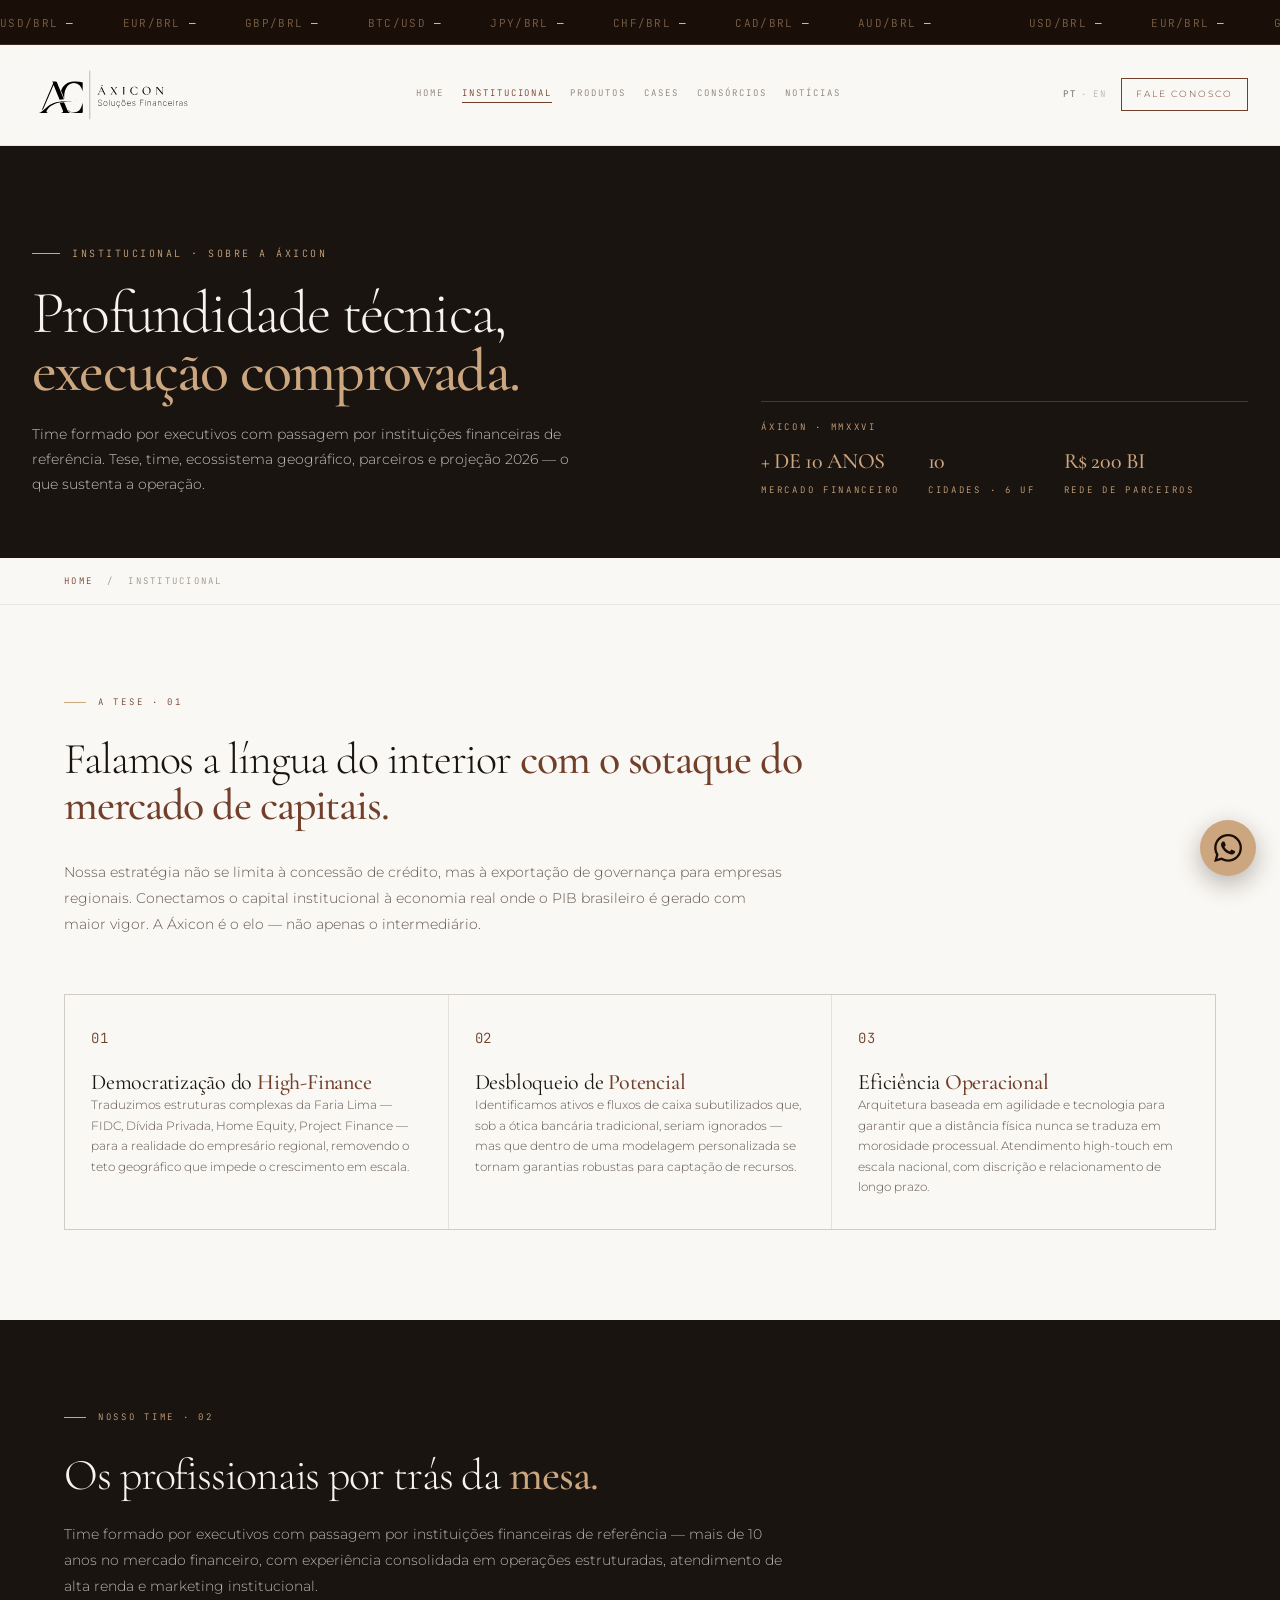
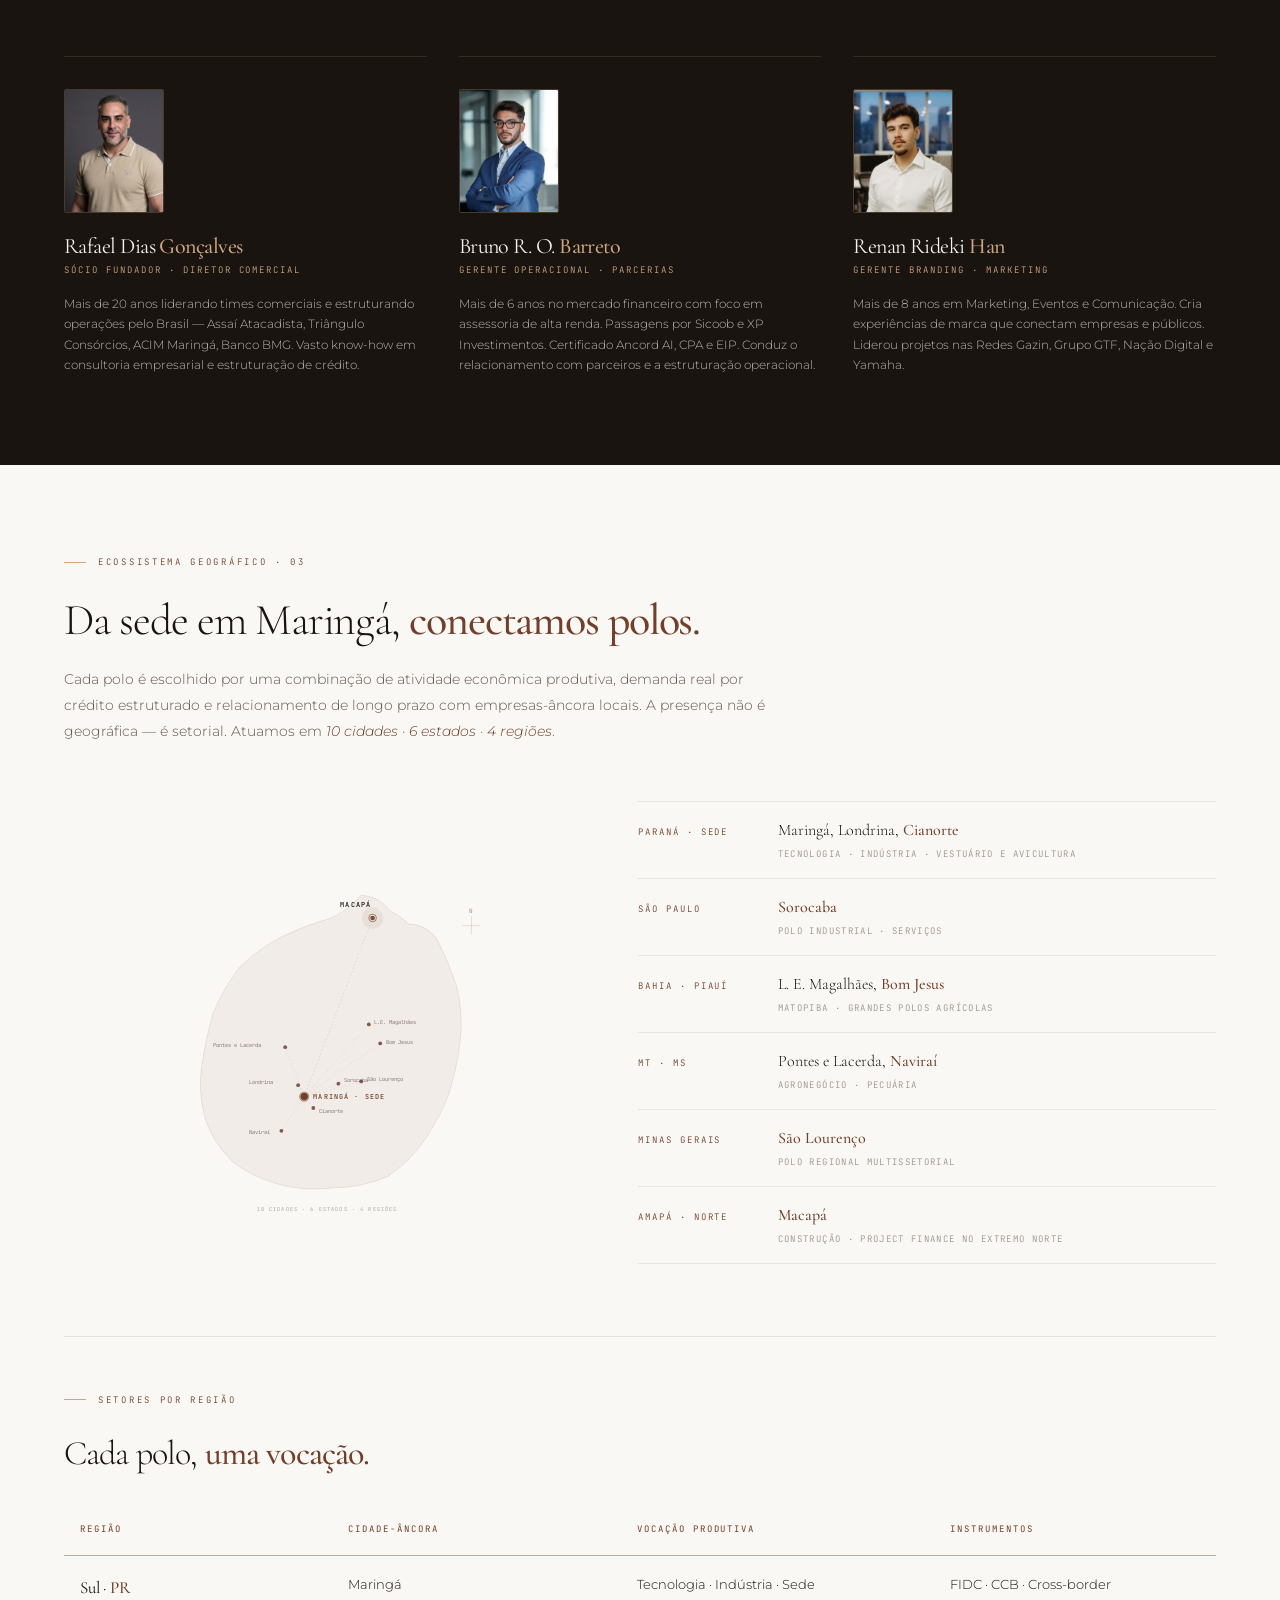
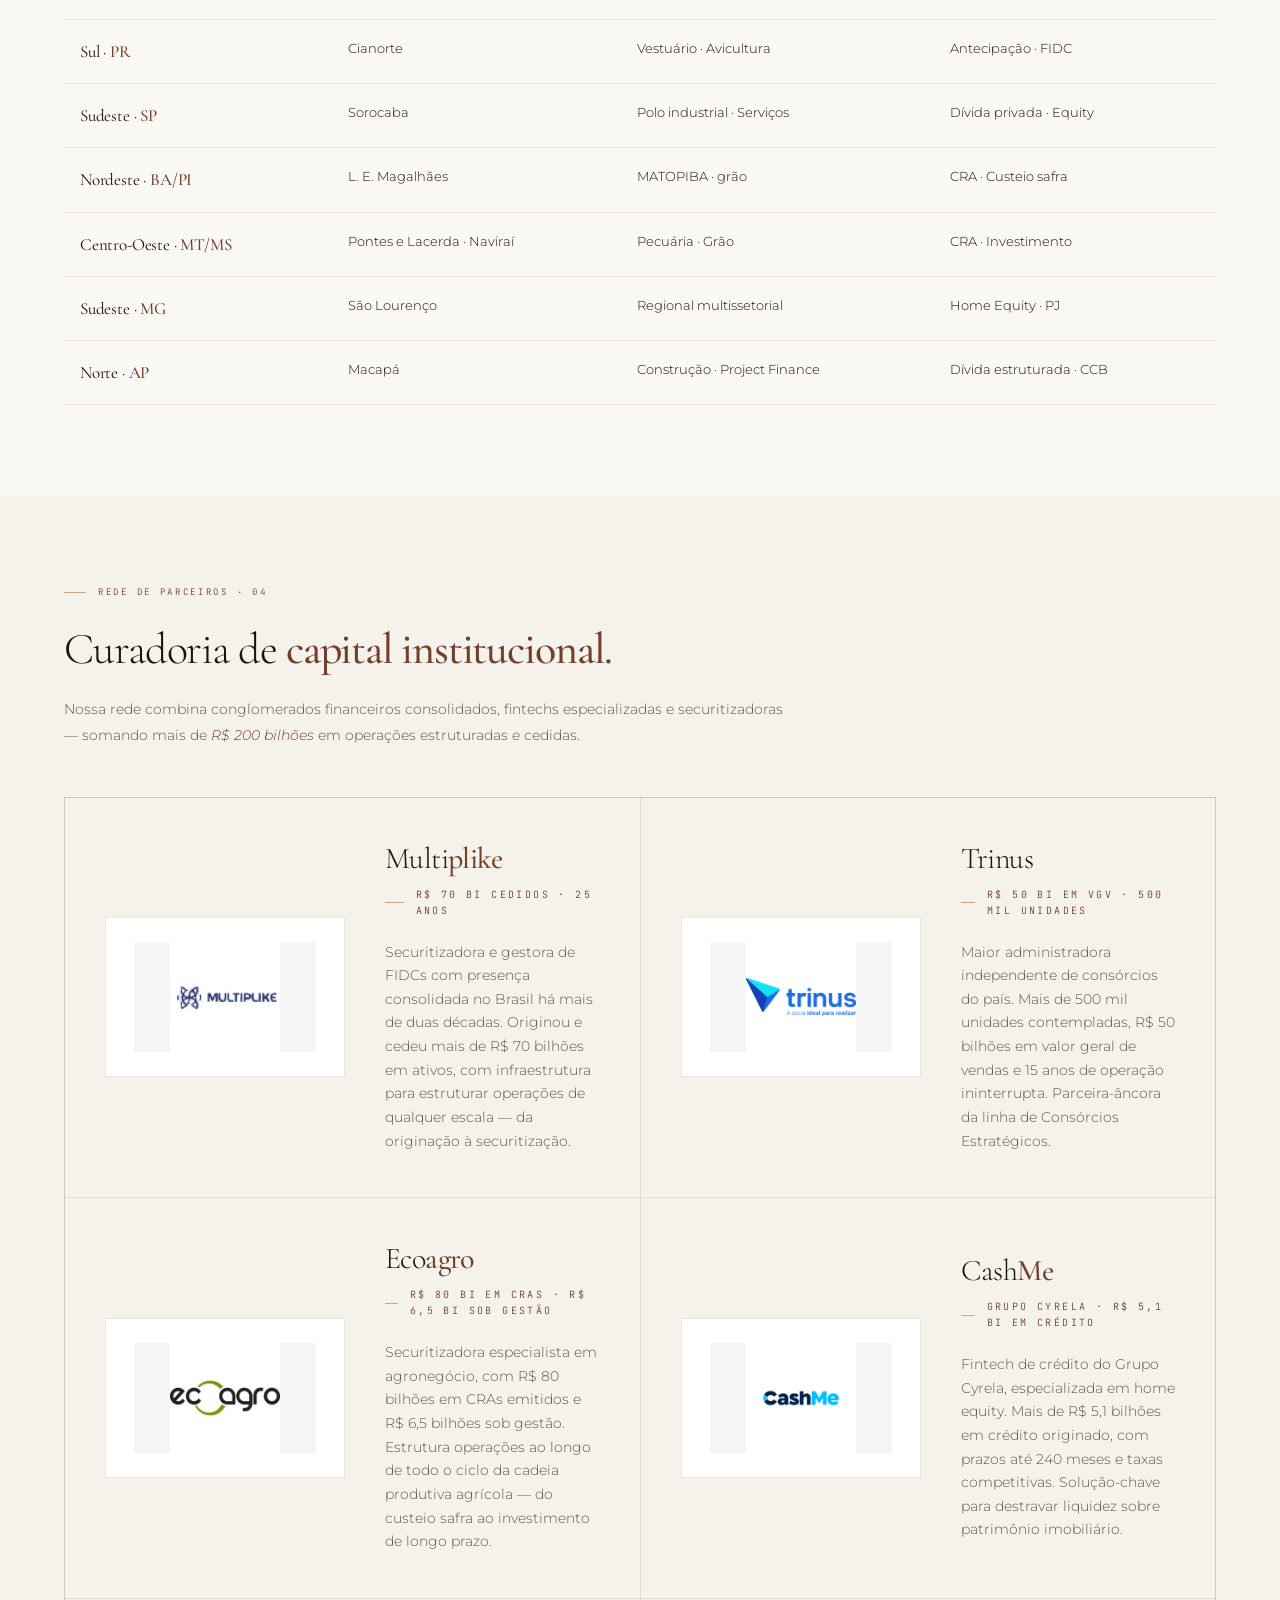
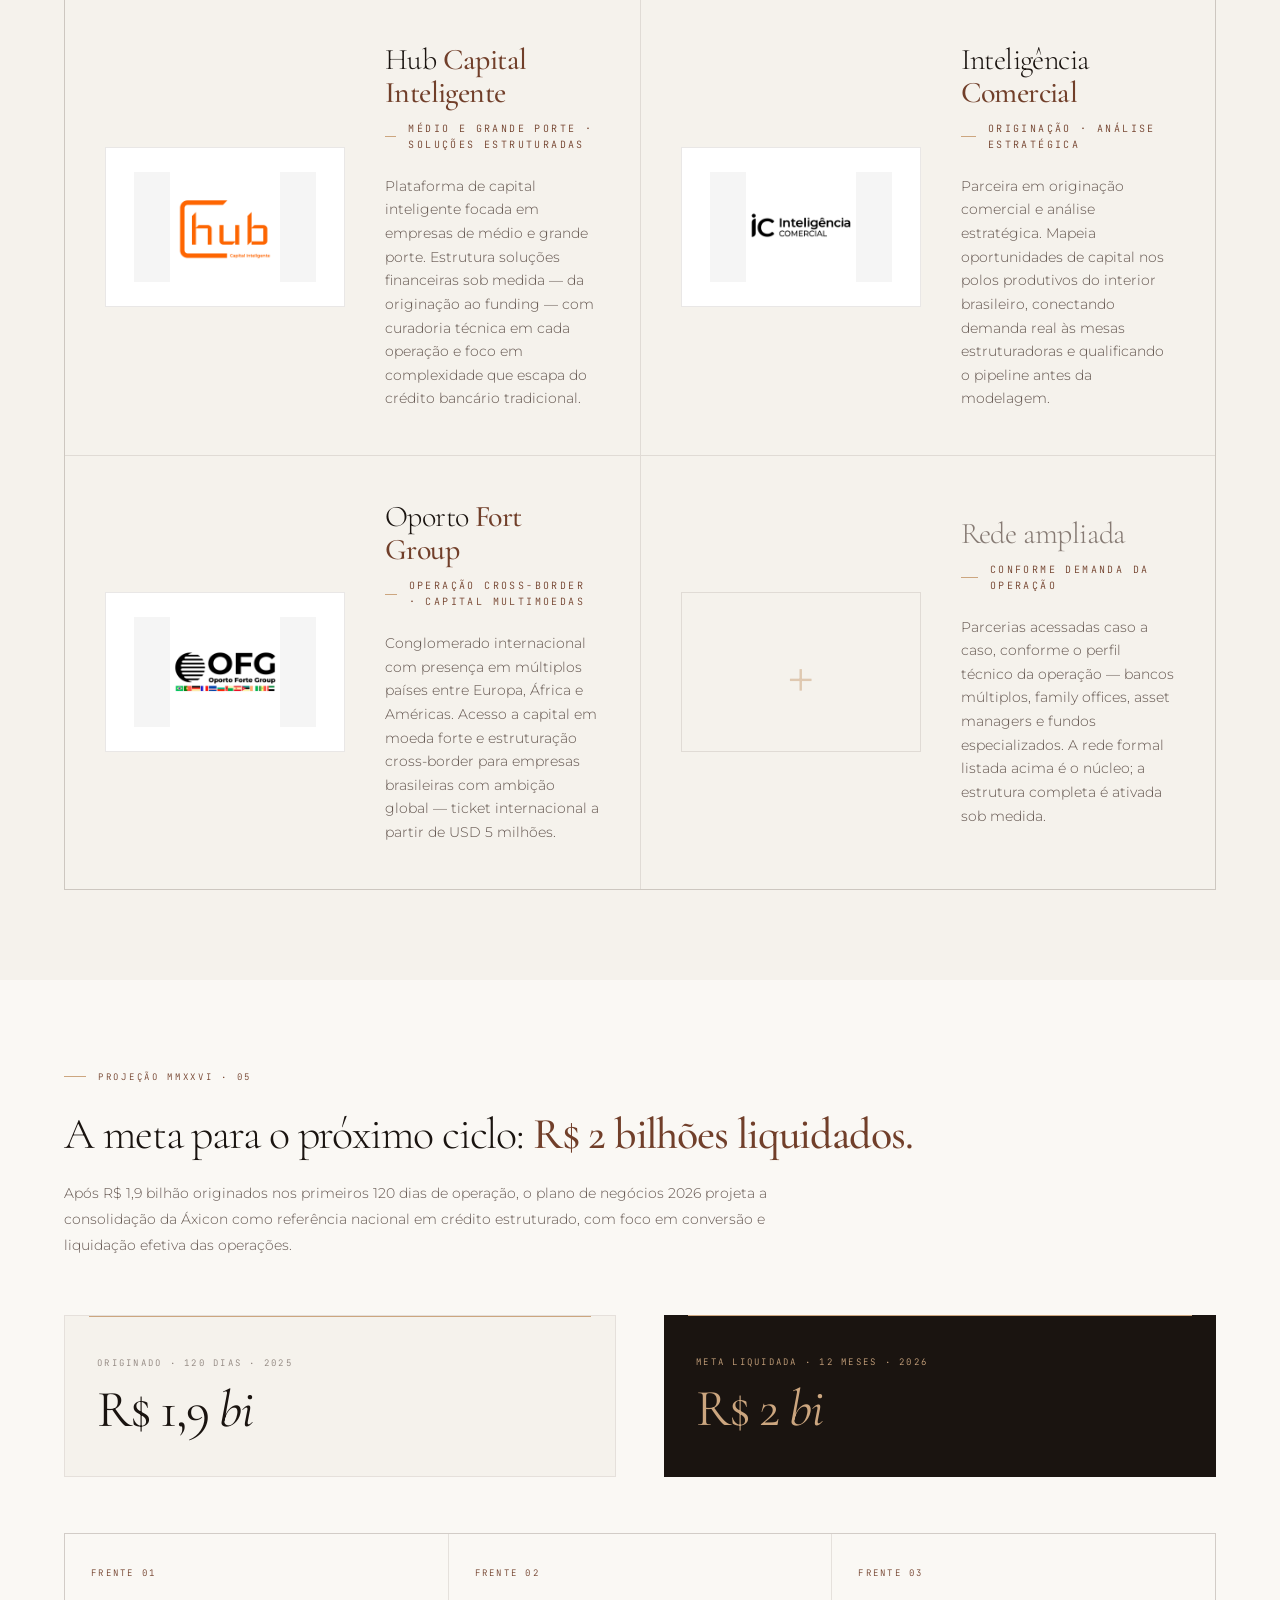
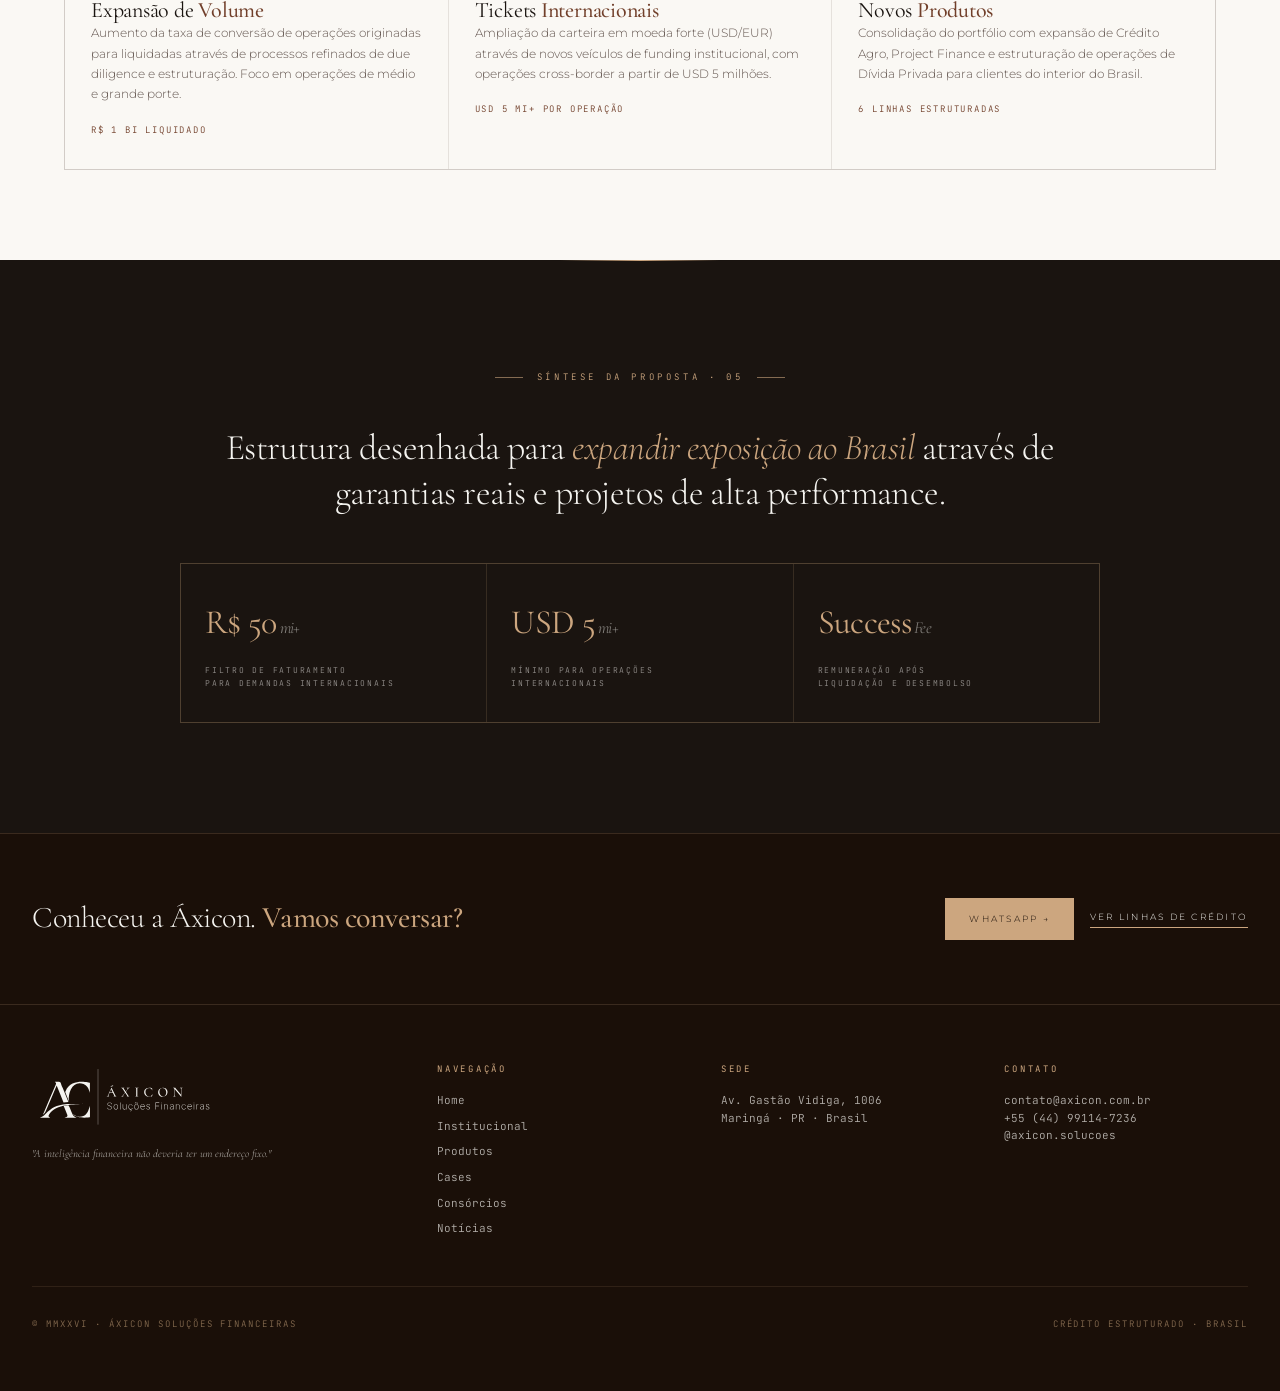
<file: ecossistema.html>
<!DOCTYPE html>
<html lang="pt-BR">
<head>
<meta charset="UTF-8">
<title>Ecossistema — Áxicon Soluções Financeiras</title>
<link rel="icon" type="image/svg+xml" href="assets/monogram-bronze.svg">
<link rel="apple-touch-icon" href="assets/monogram-bronze.svg">
<meta http-equiv="refresh" content="0; url=institucional.html#ecossistema">
<link rel="canonical" href="institucional.html#ecossistema">
<script>window.location.replace('institucional.html#ecossistema');</script>
</head>
<body>
<p>Redirecionando para <a href="institucional.html#ecossistema">institucional.html#ecossistema</a>...</p>
</body>
</html>
</file>
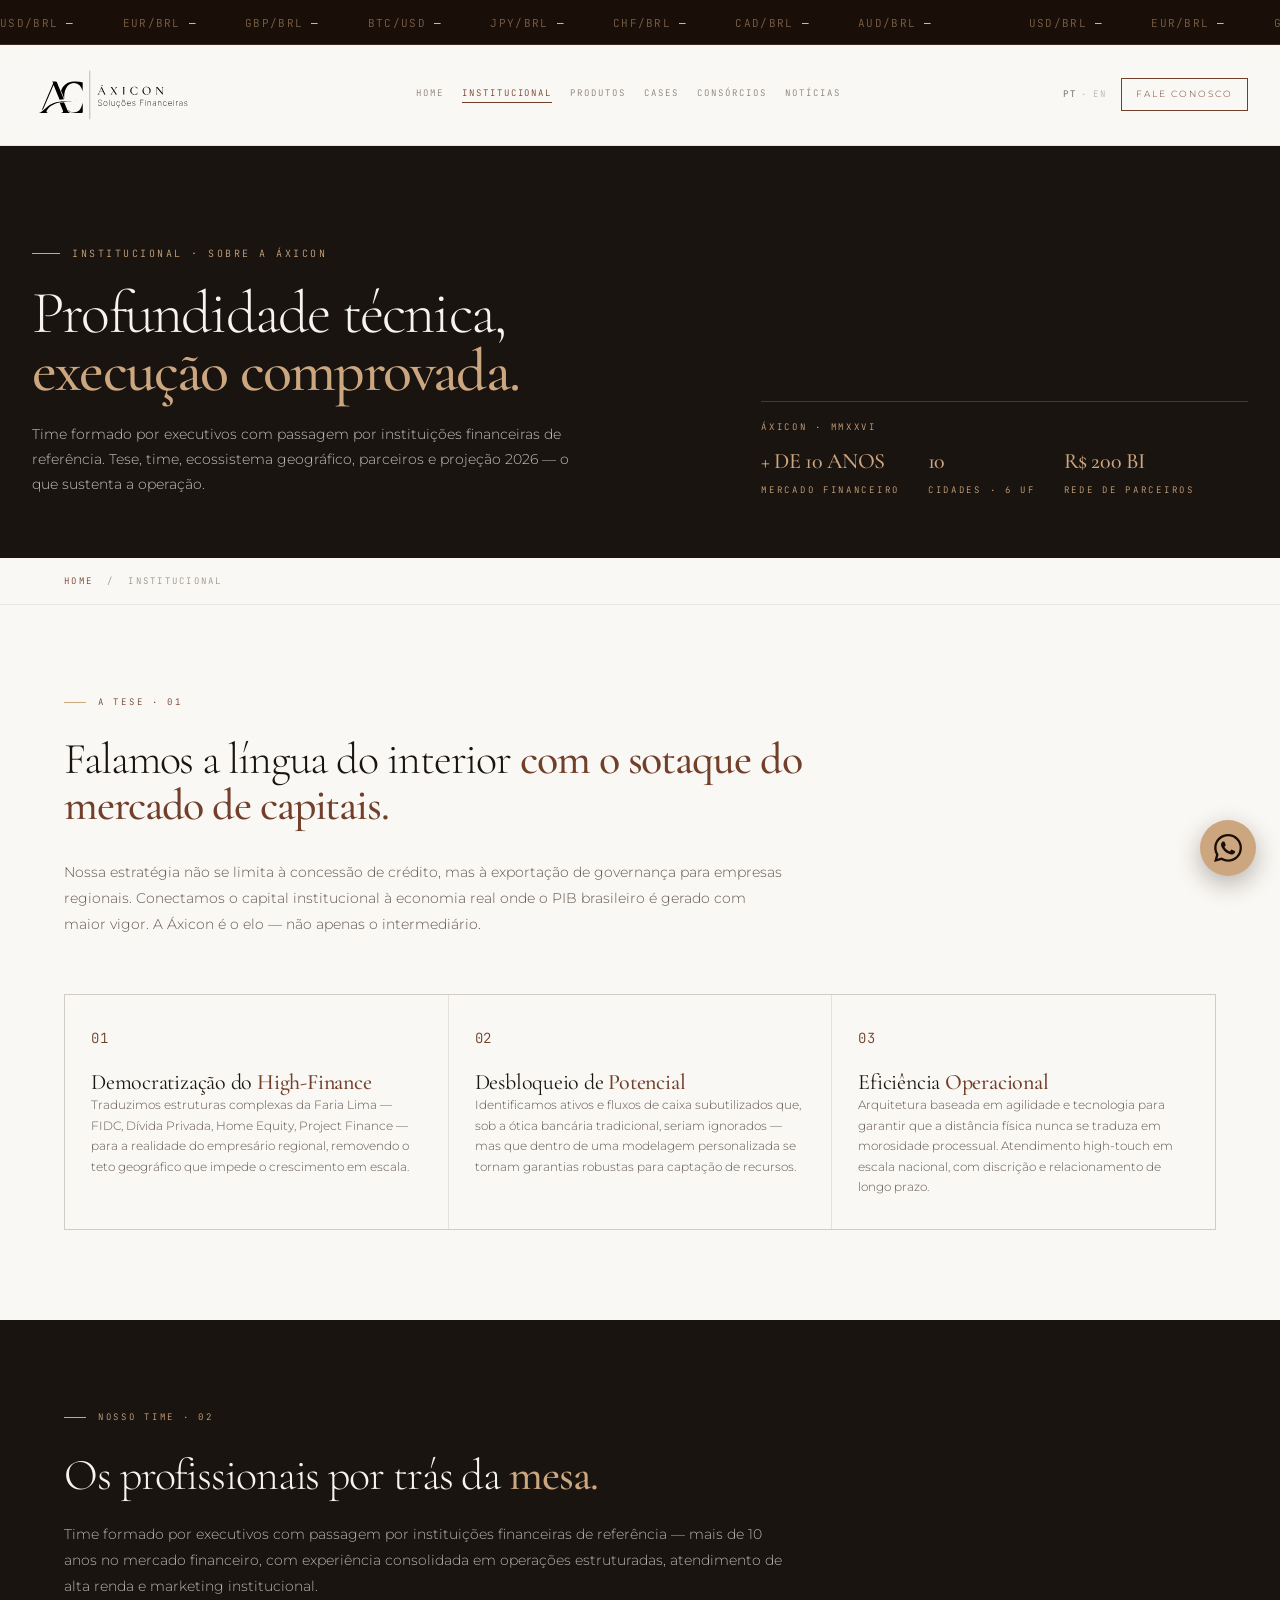
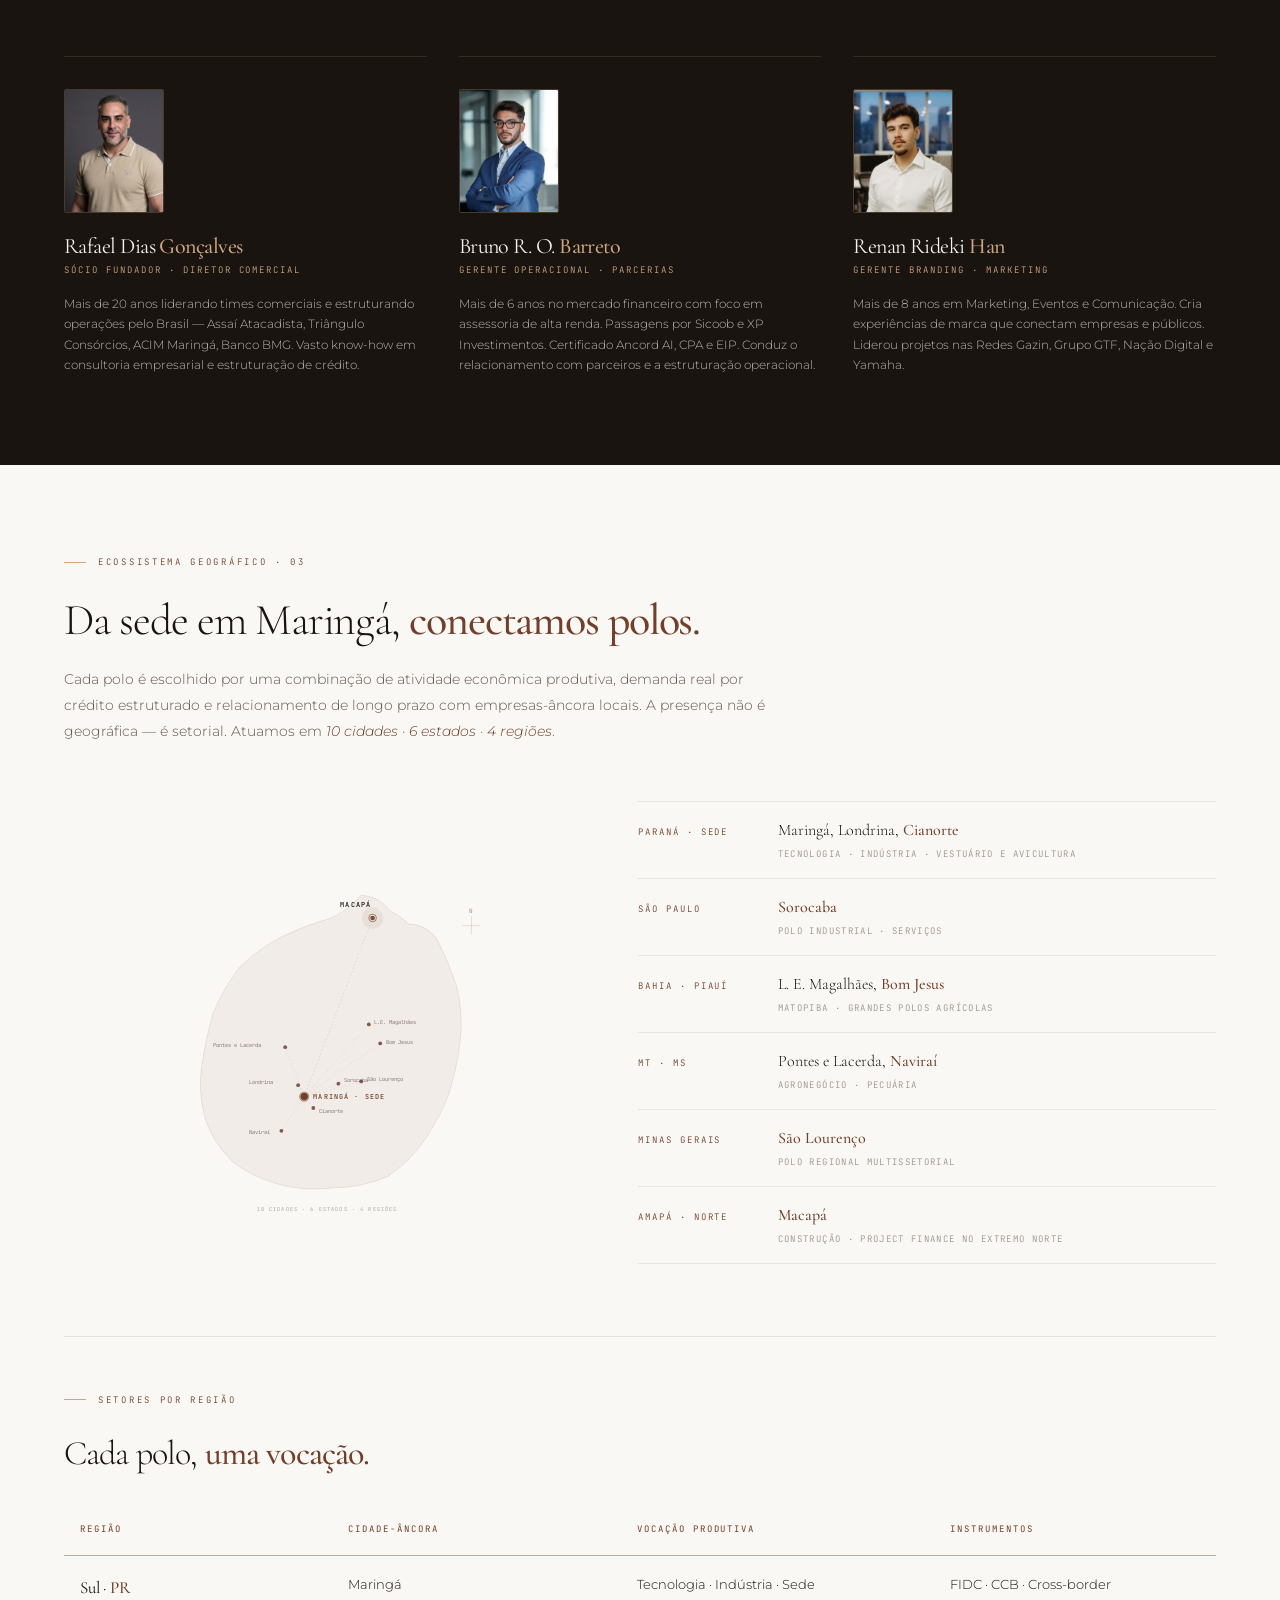
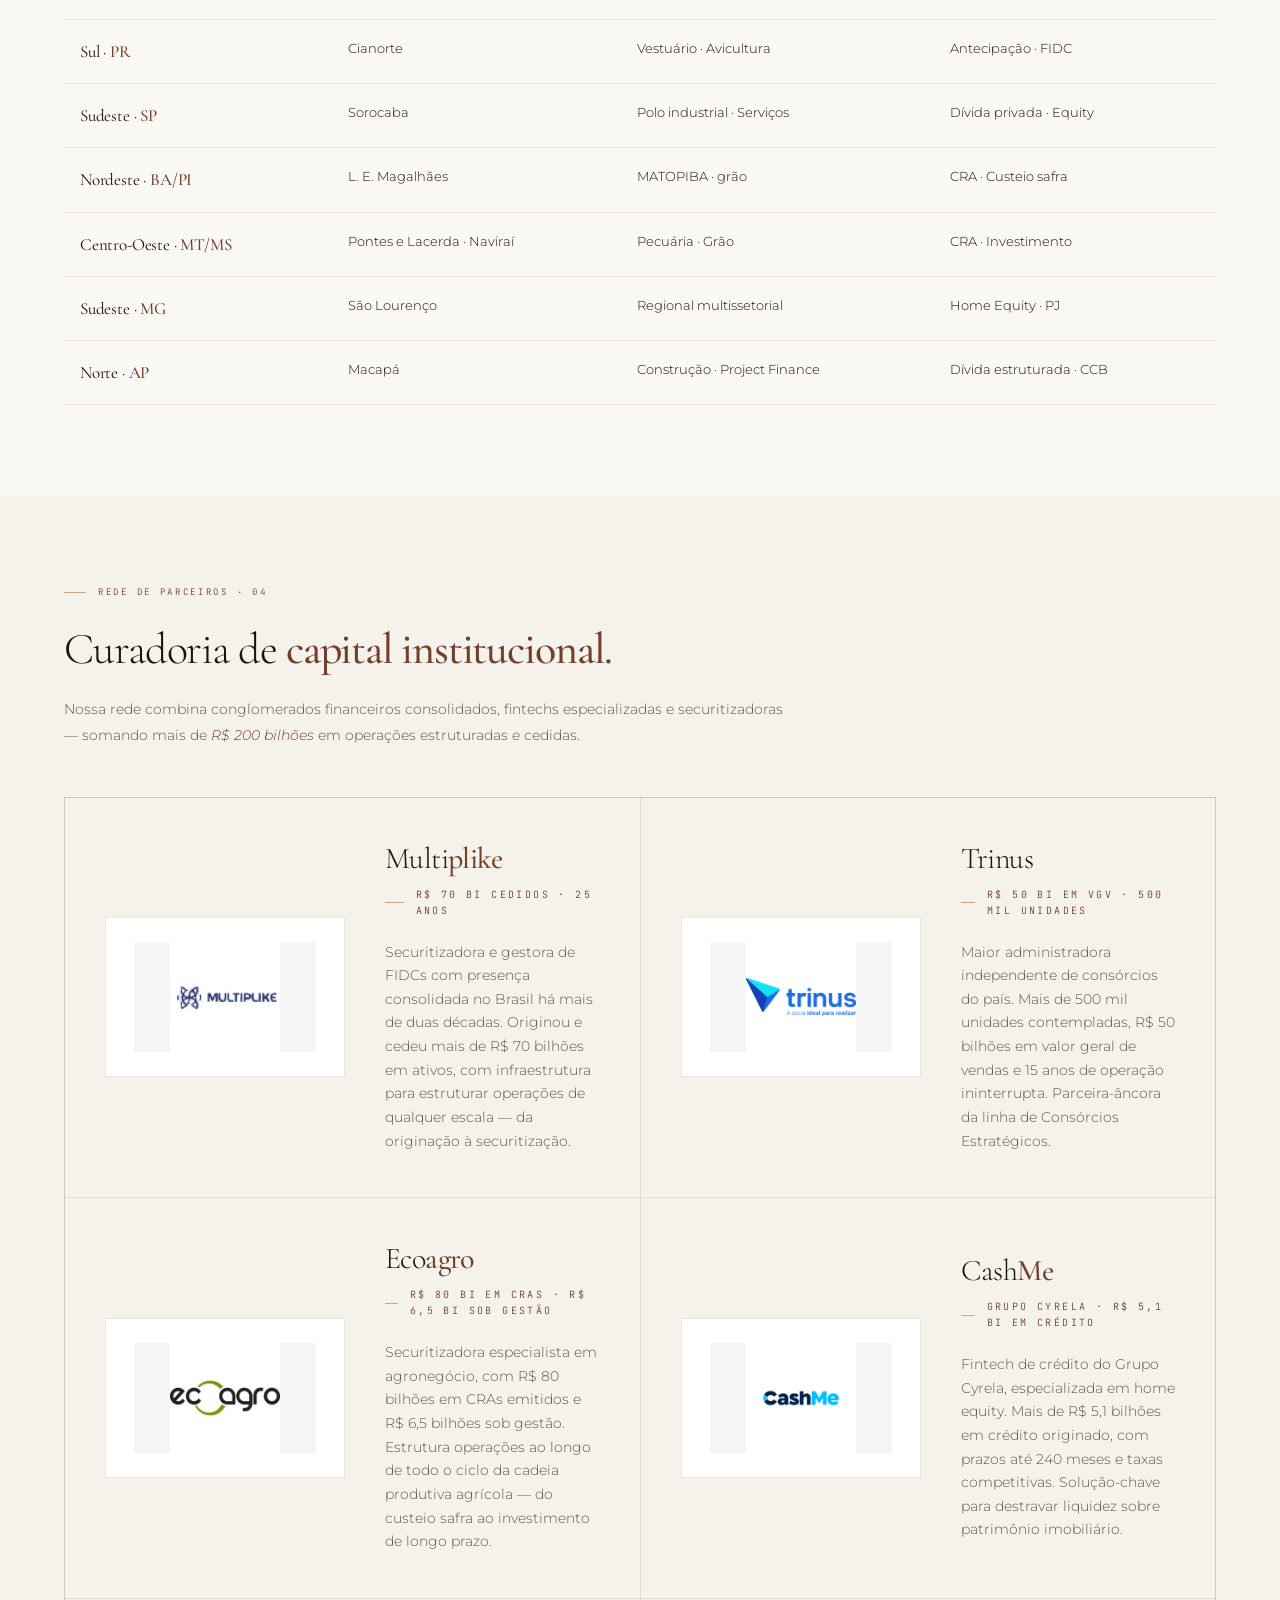
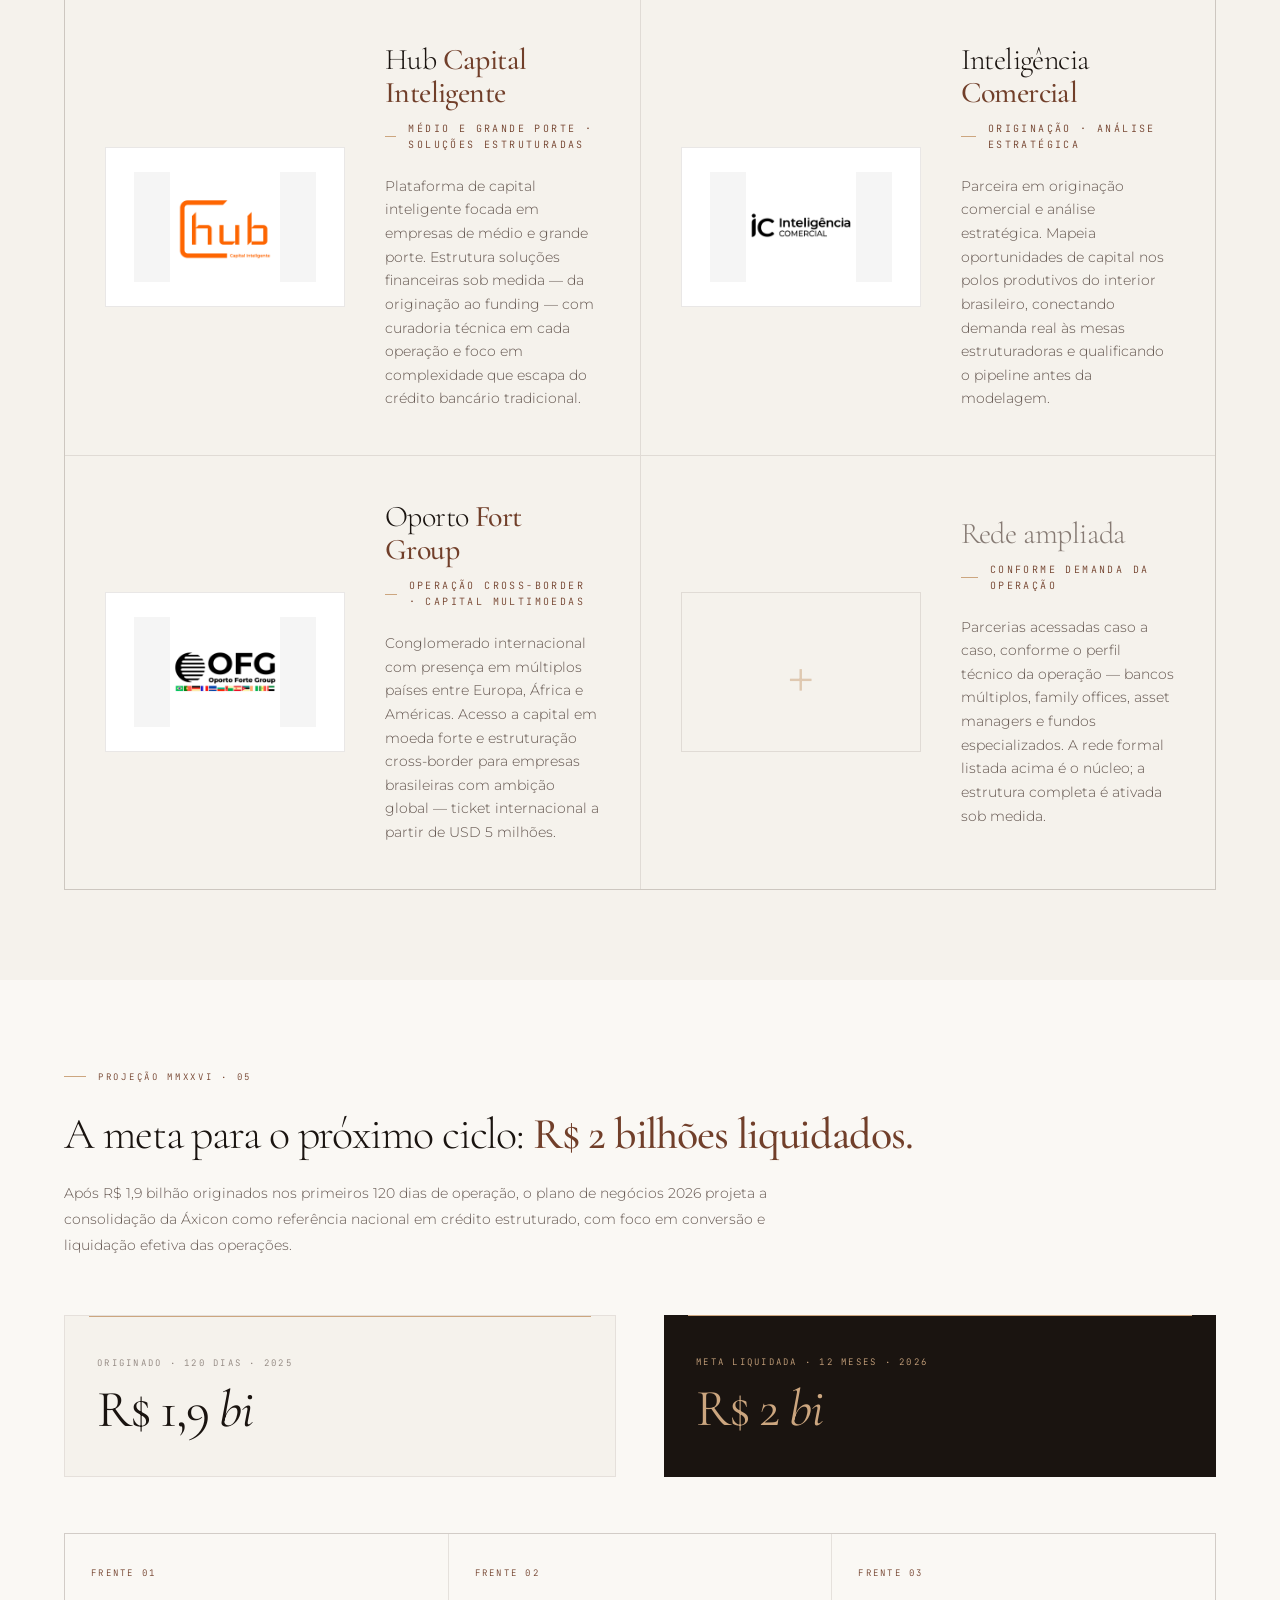
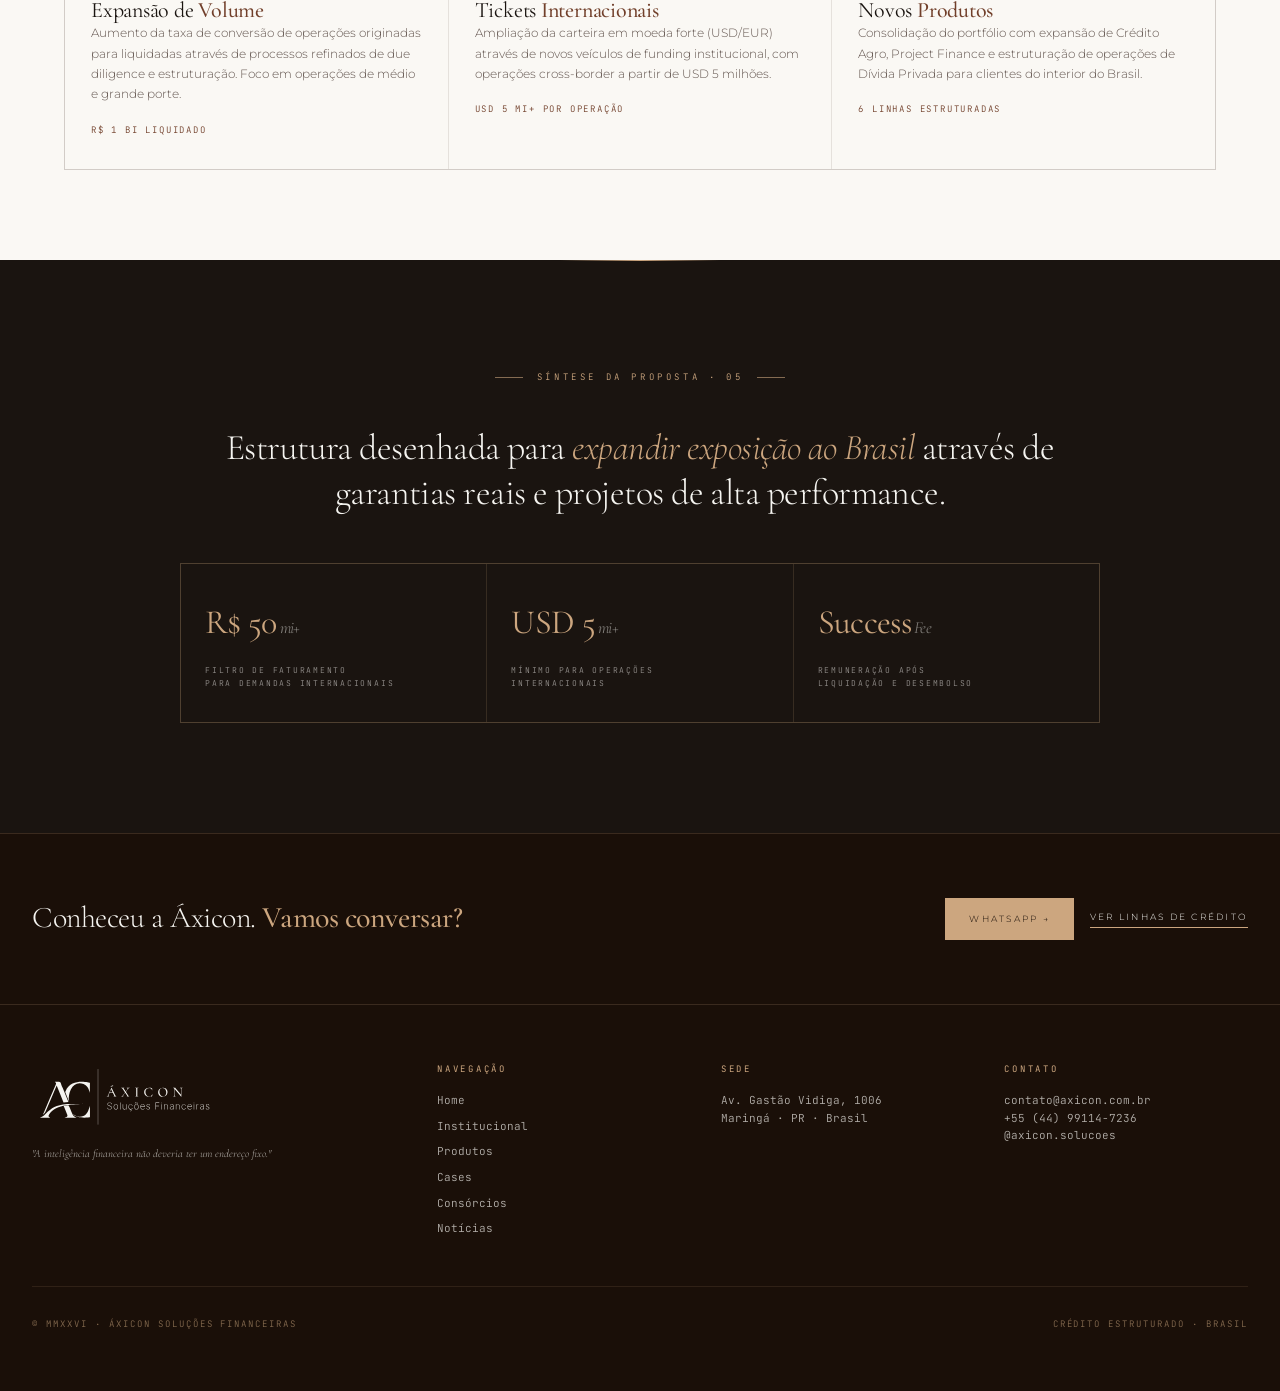
<file: institucional.html>
<!DOCTYPE html>
<html lang="pt-BR">
<head>
<meta charset="UTF-8">
<meta name="viewport" content="width=device-width, initial-scale=1.0">
<title>Institucional · Tese, Time e Projeção — Áxicon Soluções Financeiras</title>
<link rel="icon" type="image/svg+xml" href="assets/monogram-bronze.svg">
<link rel="apple-touch-icon" href="assets/monogram-bronze.svg">
<meta name="description" content="A tese da Áxicon, o time, a rede de parceiros (R$ 200 bi+) e a projeção MMXXVI.">
<link rel="stylesheet" href="styles.css">
</head>
<body>
<!-- TICKER -->
<div class="market-ticker">
  <div class="ticker-track">
    <span>
      <span><span class="ticker-label">USD/BRL</span><span id="t-usd">—</span></span>
      <span><span class="ticker-label">EUR/BRL</span><span id="t-eur">—</span></span>
      <span><span class="ticker-label">GBP/BRL</span><span id="t-gbp">—</span></span>
      <span><span class="ticker-label">BTC/USD</span><span id="t-btc">—</span></span>
      <span><span class="ticker-label">JPY/BRL</span><span id="t-jpy">—</span></span>
      <span><span class="ticker-label">CHF/BRL</span><span id="t-chf">—</span></span>
      <span><span class="ticker-label">CAD/BRL</span><span id="t-cad">—</span></span>
      <span><span class="ticker-label">AUD/BRL</span><span id="t-aud">—</span></span>
    </span>
    <span aria-hidden="true">
      <span><span class="ticker-label">USD/BRL</span><span class="t-usd2">—</span></span>
      <span><span class="ticker-label">EUR/BRL</span><span class="t-eur2">—</span></span>
      <span><span class="ticker-label">GBP/BRL</span><span class="t-gbp2">—</span></span>
      <span><span class="ticker-label">BTC/USD</span><span class="t-btc2">—</span></span>
      <span><span class="ticker-label">JPY/BRL</span><span class="t-jpy2">—</span></span>
      <span><span class="ticker-label">CHF/BRL</span><span class="t-chf2">—</span></span>
      <span><span class="ticker-label">CAD/BRL</span><span class="t-cad2">—</span></span>
      <span><span class="ticker-label">AUD/BRL</span><span class="t-aud2">—</span></span>
    </span>
  </div>
</div>
<nav class="nav">
  <a href="index.html" class="nav-brand">
    <img src="assets/logo-full-black.svg" alt="Áxicon Soluções Financeiras" class="brand-logo">
  </a>
  <div class="nav-menu">
    <a href="index.html">Home</a>
    <a href="institucional.html" class="active">Institucional</a>
    <a href="produtos.html">Produtos</a>
    <a href="cases.html">Cases</a>
    <a href="consorcios.html">Consórcios</a>
    <a href="noticias.html">Notícias</a>
  </div>
  <div class="nav-right">
    <div class="lang-toggle">
      <span data-lang="pt">PT</span><span class="sep">·</span><span data-lang="en" class="inactive">EN</span>
    </div>
    <a href="https://wa.me/5544991147236?text=Olá,%20tudo%20bem?%20Vim%20pelo%20site%20da%20Áxicon..." class="nav-cta" target="_blank" rel="noopener">Fale conosco</a>
  </div>
</nav>

<header class="page-hero has-image page-hero-bg-4">
  <div>
    <div class="page-hero-eyebrow">Institucional · Sobre a Áxicon</div>
    <h1 class="h-hero">Profundidade técnica,<br><em>execução comprovada.</em></h1>
    <p class="page-hero-lede">Time formado por executivos com passagem por instituições financeiras de referência. Tese, time, ecossistema geográfico, parceiros e projeção 2026 — o que sustenta a operação.</p>
  </div>
  <div class="page-hero-meta">
    Áxicon · MMXXVI
    <div class="page-hero-meta-row">
      <span><strong>+ de 10 anos</strong>Mercado financeiro</span>
      <span><strong>10</strong>Cidades · 6 UF</span>
      <span><strong>R$ 200 bi</strong>Rede de parceiros</span>
    </div>
  </div>
</header>

<div class="breadcrumbs"><div class="container"><a href="index.html">Home</a><span class="sep">/</span><span>Institucional</span></div></div>

<!-- TESE COMPLETA -->
<section id="tese" class="section s-light">
  <div class="container">
    <div class="section-label">A Tese · 01</div>
    <h2 class="h-1" style="max-width: 880px; margin-bottom: 32px;">
      Falamos a língua do interior <em>com o sotaque do mercado de capitais.</em>
    </h2>
    <p class="body-text" style="margin-bottom: 56px;">
      Nossa estratégia não se limita à concessão de crédito, mas à exportação de governança para empresas regionais. Conectamos o capital institucional à economia real onde o PIB brasileiro é gerado com maior vigor. A Áxicon é o elo — não apenas o intermediário.
    </p>
    <div class="cards-wrap grid-3">
      <div class="card">
        <div class="card-num">01</div>
        <h3 class="h-3">Democratização do <em>High-Finance</em></h3>
        <p>Traduzimos estruturas complexas da Faria Lima — FIDC, Dívida Privada, Home Equity, Project Finance — para a realidade do empresário regional, removendo o teto geográfico que impede o crescimento em escala.</p>
      </div>
      <div class="card">
        <div class="card-num">02</div>
        <h3 class="h-3">Desbloqueio de <em>Potencial</em></h3>
        <p>Identificamos ativos e fluxos de caixa subutilizados que, sob a ótica bancária tradicional, seriam ignorados — mas que dentro de uma modelagem personalizada se tornam garantias robustas para captação de recursos.</p>
      </div>
      <div class="card">
        <div class="card-num">03</div>
        <h3 class="h-3">Eficiência <em>Operacional</em></h3>
        <p>Arquitetura baseada em agilidade e tecnologia para garantir que a distância física nunca se traduza em morosidade processual. Atendimento high-touch em escala nacional, com discrição e relacionamento de longo prazo.</p>
      </div>
    </div>
  </div>
</section>

<!-- TIME -->
<section id="time" class="section s-dark">
  <div class="container">
    <div class="section-label">Nosso Time · 02</div>
    <h2 class="h-1" style="max-width: 880px; margin-bottom: 24px;">
      Os profissionais por trás da <em>mesa.</em>
    </h2>
    <p class="body-text" style="margin-bottom: 56px;">
      Time formado por executivos com passagem por instituições financeiras de referência — mais de 10 anos no mercado financeiro, com experiência consolidada em operações estruturadas, atendimento de alta renda e marketing institucional.
    </p>
    <div class="team-grid">
      <div class="team-card">
        <img class="team-photo" src="assets/team-rafael.jpg" alt="Rafael Dias Gonçalves">
        <h3 class="team-name">Rafael Dias <em>Gonçalves</em></h3>
        <div class="team-role">Sócio Fundador · Diretor Comercial</div>
        <p class="team-bio">Mais de 20 anos liderando times comerciais e estruturando operações pelo Brasil — Assaí Atacadista, Triângulo Consórcios, ACIM Maringá, Banco BMG. Vasto know-how em consultoria empresarial e estruturação de crédito.</p>
      </div>
      <div class="team-card">
        <img class="team-photo" src="assets/team-bruno.jpg" alt="Bruno R. O. Barreto">
        <h3 class="team-name">Bruno R. O. <em>Barreto</em></h3>
        <div class="team-role">Gerente Operacional · Parcerias</div>
        <p class="team-bio">Mais de 6 anos no mercado financeiro com foco em assessoria de alta renda. Passagens por Sicoob e XP Investimentos. Certificado Ancord AI, CPA e EIP. Conduz o relacionamento com parceiros e a estruturação operacional.</p>
      </div>
      <div class="team-card">
        <img class="team-photo" src="assets/team-renan.jpg" alt="Renan Rideki Han">
        <h3 class="team-name">Renan Rideki <em>Han</em></h3>
        <div class="team-role">Gerente Branding · Marketing</div>
        <p class="team-bio">Mais de 8 anos em Marketing, Eventos e Comunicação. Cria experiências de marca que conectam empresas e públicos. Liderou projetos nas Redes Gazin, Grupo GTF, Nação Digital e Yamaha.</p>
      </div>
    </div>
  </div>
</section>

<!-- ECOSSISTEMA GEOGRÁFICO -->
<section id="ecossistema" class="section s-light">
  <div class="container">
    <div class="section-label">Ecossistema Geográfico · 03</div>
    <h2 class="h-1" style="max-width: 780px; margin-bottom: 24px;">
      Da sede em Maringá, <em>conectamos polos.</em>
    </h2>
    <p class="body-text" style="margin-bottom: 56px;">
      Cada polo é escolhido por uma combinação de atividade econômica produtiva, demanda real por crédito estruturado e relacionamento de longo prazo com empresas-âncora locais. A presença não é geográfica — é setorial. Atuamos em <em style="font-style:italic;color:var(--c-primary);">10 cidades · 6 estados · 4 regiões</em>.
    </p>
    <div class="eco-grid">
      <svg class="eco-map" viewBox="0 0 500 500">
        <path d="M 295,70 Q 320,72 332,90 Q 348,98 358,108 Q 380,108 395,128 Q 410,158 420,188 Q 430,225 425,265 Q 420,302 410,332 Q 400,360 380,390 Q 360,420 330,440 Q 295,455 260,455 Q 220,460 185,450 Q 150,440 125,420 Q 100,395 90,365 Q 80,330 85,295 Q 90,260 100,225 Q 115,190 135,165 Q 160,140 190,125 Q 220,110 255,100 Q 278,90 295,70 Z" fill="rgba(113,63,42,0.06)" stroke="rgba(113,63,42,0.2)" stroke-width="0.7"></path>
        <line x1="220" y1="335" x2="212" y2="320" stroke="rgba(113,63,42,0.25)" stroke-width="0.5" stroke-dasharray="2,3"></line>
        <line x1="220" y1="335" x2="232" y2="350" stroke="rgba(113,63,42,0.25)" stroke-width="0.5" stroke-dasharray="2,3"></line>
        <line x1="220" y1="335" x2="265" y2="318" stroke="rgba(113,63,42,0.25)" stroke-width="0.5" stroke-dasharray="2,3"></line>
        <line x1="220" y1="335" x2="320" y2="265" stroke="rgba(113,63,42,0.25)" stroke-width="0.5" stroke-dasharray="2,3"></line>
        <line x1="220" y1="335" x2="305" y2="240" stroke="rgba(113,63,42,0.25)" stroke-width="0.5" stroke-dasharray="2,3"></line>
        <line x1="220" y1="335" x2="195" y2="270" stroke="rgba(113,63,42,0.25)" stroke-width="0.5" stroke-dasharray="2,3"></line>
        <line x1="220" y1="335" x2="190" y2="380" stroke="rgba(113,63,42,0.25)" stroke-width="0.5" stroke-dasharray="2,3"></line>
        <line x1="220" y1="335" x2="295" y2="315" stroke="rgba(113,63,42,0.25)" stroke-width="0.5" stroke-dasharray="2,3"></line>
        <line x1="220" y1="335" x2="310" y2="100" stroke="rgba(113,63,42,0.3)" stroke-width="0.6" stroke-dasharray="2,3"></line>
        <circle cx="310" cy="100" r="14" fill="rgba(124,77,51,0.08)"></circle>
        <circle cx="310" cy="100" r="5" fill="none" stroke="#7C4D33" stroke-width="1.2" opacity="0.7"></circle>
        <circle cx="310" cy="100" r="3" fill="#7C4D33"></circle>
        <text x="308" y="86" fill="#1a1410" font-family="JetBrains Mono" font-size="9" letter-spacing="1.5" font-weight="500" text-anchor="end">MACAPÁ</text>
        <circle cx="220" cy="335" r="6" fill="none" stroke="#713F2A" stroke-width="1.5" opacity="0.5"></circle>
        <circle cx="220" cy="335" r="5" fill="#713F2A"></circle>
        <text x="232" y="338" fill="#713F2A" font-family="JetBrains Mono" font-size="9" letter-spacing="1.5" font-weight="500">MARINGÁ · SEDE</text>
        <circle cx="212" cy="320" r="2.5" fill="#713F2A" opacity="0.85"></circle><text x="148" y="319" fill="rgba(42,24,16,0.6)" font-family="JetBrains Mono" font-size="7">Londrina</text>
        <circle cx="232" cy="350" r="2.5" fill="#713F2A" opacity="0.85"></circle><text x="240" y="356" fill="rgba(42,24,16,0.6)" font-family="JetBrains Mono" font-size="7">Cianorte</text>
        <circle cx="265" cy="318" r="2.5" fill="#713F2A" opacity="0.85"></circle><text x="272" y="316" fill="rgba(42,24,16,0.6)" font-family="JetBrains Mono" font-size="7">Sorocaba</text>
        <circle cx="305" cy="240" r="2.5" fill="#713F2A" opacity="0.85"></circle><text x="312" y="240" fill="rgba(42,24,16,0.6)" font-family="JetBrains Mono" font-size="7">L.E. Magalhães</text>
        <circle cx="320" cy="265" r="2.5" fill="#713F2A" opacity="0.85"></circle><text x="327" y="266" fill="rgba(42,24,16,0.6)" font-family="JetBrains Mono" font-size="7">Bom Jesus</text>
        <circle cx="195" cy="270" r="2.5" fill="#713F2A" opacity="0.85"></circle><text x="100" y="270" fill="rgba(42,24,16,0.6)" font-family="JetBrains Mono" font-size="7">Pontes e Lacerda</text>
        <circle cx="190" cy="380" r="2.5" fill="#713F2A" opacity="0.85"></circle><text x="148" y="384" fill="rgba(42,24,16,0.6)" font-family="JetBrains Mono" font-size="7">Naviraí</text>
        <circle cx="295" cy="315" r="2.5" fill="#713F2A" opacity="0.85"></circle><text x="302" y="315" fill="rgba(42,24,16,0.6)" font-family="JetBrains Mono" font-size="7">São Lourenço</text>
        <g transform="translate(440, 110)">
          <line x1="0" y1="-12" x2="0" y2="12" stroke="rgba(113,63,42,0.4)" stroke-width="0.5"></line>
          <line x1="-12" y1="0" x2="12" y2="0" stroke="rgba(113,63,42,0.4)" stroke-width="0.5"></line>
          <text x="0" y="-16" fill="rgba(113,63,42,0.6)" font-family="JetBrains Mono" font-size="8" text-anchor="middle">N</text>
        </g>
        <text x="250" y="485" fill="rgba(42,24,16,0.4)" font-family="JetBrains Mono" font-size="7" text-anchor="middle" letter-spacing="1.5">10 CIDADES · 6 ESTADOS · 4 REGIÕES</text>
      </svg>
      <div class="eco-list">
        <div class="eco-row">
          <div class="eco-region">Paraná · Sede</div>
          <div>
            <div class="eco-cities">Maringá, Londrina, <em>Cianorte</em></div>
            <div class="eco-sector">Tecnologia · Indústria · Vestuário e Avicultura</div>
          </div>
        </div>
        <div class="eco-row">
          <div class="eco-region">São Paulo</div>
          <div>
            <div class="eco-cities"><em>Sorocaba</em></div>
            <div class="eco-sector">Polo Industrial · Serviços</div>
          </div>
        </div>
        <div class="eco-row">
          <div class="eco-region">Bahia · Piauí</div>
          <div>
            <div class="eco-cities">L. E. Magalhães, <em>Bom Jesus</em></div>
            <div class="eco-sector">MATOPIBA · Grandes Polos Agrícolas</div>
          </div>
        </div>
        <div class="eco-row">
          <div class="eco-region">MT · MS</div>
          <div>
            <div class="eco-cities">Pontes e Lacerda, <em>Naviraí</em></div>
            <div class="eco-sector">Agronegócio · Pecuária</div>
          </div>
        </div>
        <div class="eco-row">
          <div class="eco-region">Minas Gerais</div>
          <div>
            <div class="eco-cities"><em>São Lourenço</em></div>
            <div class="eco-sector">Polo Regional Multissetorial</div>
          </div>
        </div>
        <div class="eco-row">
          <div class="eco-region">Amapá · Norte</div>
          <div>
            <div class="eco-cities"><em>Macapá</em></div>
            <div class="eco-sector">Construção · Project Finance no extremo Norte</div>
          </div>
        </div>
      </div>
    </div>
    <div style="margin-top: 72px; padding-top: 56px; border-top: 1px solid var(--line-light-2);">
      <div class="section-label">Setores por região</div>
      <h3 class="h-2" style="max-width: 780px; margin-bottom: 32px;">Cada polo, <em>uma vocação.</em></h3>
      <table class="compare-table">
        <thead>
          <tr><th>Região</th><th>Cidade-âncora</th><th>Vocação produtiva</th><th>Instrumentos</th></tr>
        </thead>
        <tbody>
          <tr><td class="serif">Sul · <em>PR</em></td><td>Maringá</td><td>Tecnologia · Indústria · Sede</td><td>FIDC · CCB · Cross-border</td></tr>
          <tr><td class="serif">Sul · <em>PR</em></td><td>Cianorte</td><td>Vestuário · Avicultura</td><td>Antecipação · FIDC</td></tr>
          <tr><td class="serif">Sudeste · <em>SP</em></td><td>Sorocaba</td><td>Polo industrial · Serviços</td><td>Dívida privada · Equity</td></tr>
          <tr><td class="serif">Nordeste · <em>BA/PI</em></td><td>L. E. Magalhães</td><td>MATOPIBA · grão</td><td>CRA · Custeio safra</td></tr>
          <tr><td class="serif">Centro-Oeste · <em>MT/MS</em></td><td>Pontes e Lacerda · Naviraí</td><td>Pecuária · Grão</td><td>CRA · Investimento</td></tr>
          <tr><td class="serif">Sudeste · <em>MG</em></td><td>São Lourenço</td><td>Regional multissetorial</td><td>Home Equity · PJ</td></tr>
          <tr><td class="serif">Norte · <em>AP</em></td><td>Macapá</td><td>Construção · Project Finance</td><td>Dívida estruturada · CCB</td></tr>
        </tbody>
      </table>
    </div>
  </div>
</section>

<!-- PARCEIROS -->
<section id="parceiros" class="section s-light-2">
  <div class="container">
    <div class="section-label">Rede de Parceiros · 04</div>
    <h2 class="h-1" style="max-width: 780px; margin-bottom: 24px;">
      Curadoria de <em>capital institucional.</em>
    </h2>
    <p class="body-text" style="margin-bottom: 48px;">
      Nossa rede combina conglomerados financeiros consolidados, fintechs especializadas e securitizadoras — somando mais de <em style="font-style:italic;color:var(--c-primary);">R$ 200 bilhões</em> em operações estruturadas e cedidas.
    </p>
    <div class="partners-grid">

      <div class="partner-card">
        <div class="partner-logo"><image-slot id="partner-multiplike" src="assets/partners/multiplike.png" placeholder="Multiplike" shape="rect" fit="contain"></image-slot></div>
        <div class="partner-content">
          <h3 class="partner-name">Multi<em>plike</em></h3>
          <div class="partner-highlight">R$ 70 bi cedidos · 25 anos</div>
          <p class="partner-bio">Securitizadora e gestora de FIDCs com presença consolidada no Brasil há mais de duas décadas. Originou e cedeu mais de R$ 70 bilhões em ativos, com infraestrutura para estruturar operações de qualquer escala — da originação à securitização.</p>
        </div>
      </div>

      <div class="partner-card">
        <div class="partner-logo"><image-slot id="partner-trinus" src="assets/partners/trinus.png" placeholder="Trinus" shape="rect" fit="contain"></image-slot></div>
        <div class="partner-content">
          <h3 class="partner-name">Trinus</h3>
          <div class="partner-highlight">R$ 50 bi em VGV · 500 mil unidades</div>
          <p class="partner-bio">Maior administradora independente de consórcios do país. Mais de 500 mil unidades contempladas, R$ 50 bilhões em valor geral de vendas e 15 anos de operação ininterrupta. Parceira-âncora da linha de Consórcios Estratégicos.</p>
        </div>
      </div>

      <div class="partner-card">
        <div class="partner-logo"><image-slot id="partner-ecoagro" src="assets/partners/ecoagro.png" placeholder="Ecoagro" shape="rect" fit="contain"></image-slot></div>
        <div class="partner-content">
          <h3 class="partner-name">Eco<em>agro</em></h3>
          <div class="partner-highlight">R$ 80 bi em CRAs · R$ 6,5 bi sob gestão</div>
          <p class="partner-bio">Securitizadora especialista em agronegócio, com R$ 80 bilhões em CRAs emitidos e R$ 6,5 bilhões sob gestão. Estrutura operações ao longo de todo o ciclo da cadeia produtiva agrícola — do custeio safra ao investimento de longo prazo.</p>
        </div>
      </div>

      <div class="partner-card">
        <div class="partner-logo"><image-slot id="partner-cashme" src="assets/partners/cashme.png" placeholder="CashMe" shape="rect" fit="contain"></image-slot></div>
        <div class="partner-content">
          <h3 class="partner-name">Cash<em>Me</em></h3>
          <div class="partner-highlight">Grupo Cyrela · R$ 5,1 bi em crédito</div>
          <p class="partner-bio">Fintech de crédito do Grupo Cyrela, especializada em home equity. Mais de R$ 5,1 bilhões em crédito originado, com prazos até 240 meses e taxas competitivas. Solução-chave para destravar liquidez sobre patrimônio imobiliário.</p>
        </div>
      </div>

      <div class="partner-card">
        <div class="partner-logo"><image-slot id="partner-hubc" src="assets/partners/hubc.png" placeholder="Hub" shape="rect" fit="contain"></image-slot></div>
        <div class="partner-content">
          <h3 class="partner-name">Hub <em>Capital Inteligente</em></h3>
          <div class="partner-highlight">Médio e grande porte · Soluções estruturadas</div>
          <p class="partner-bio">Plataforma de capital inteligente focada em empresas de médio e grande porte. Estrutura soluções financeiras sob medida — da originação ao funding — com curadoria técnica em cada operação e foco em complexidade que escapa do crédito bancário tradicional.</p>
        </div>
      </div>

      <div class="partner-card">
        <div class="partner-logo"><image-slot id="partner-inteligencia" src="assets/partners/inteligencia.png" placeholder="Inteligência Comercial" shape="rect" fit="contain"></image-slot></div>
        <div class="partner-content">
          <h3 class="partner-name">Inteligência <em>Comercial</em></h3>
          <div class="partner-highlight">Originação · Análise estratégica</div>
          <p class="partner-bio">Parceira em originação comercial e análise estratégica. Mapeia oportunidades de capital nos polos produtivos do interior brasileiro, conectando demanda real às mesas estruturadoras e qualificando o pipeline antes da modelagem.</p>
        </div>
      </div>

      <div class="partner-card">
        <div class="partner-logo"><image-slot id="partner-oporto" src="assets/partners/oporto.png" placeholder="Oporto Fort Group" shape="rect" fit="contain"></image-slot></div>
        <div class="partner-content">
          <h3 class="partner-name">Oporto <em>Fort Group</em></h3>
          <div class="partner-highlight">Operação cross-border · Capital multimoedas</div>
          <p class="partner-bio">Conglomerado internacional com presença em múltiplos países entre Europa, África e Américas. Acesso a capital em moeda forte e estruturação cross-border para empresas brasileiras com ambição global — ticket internacional a partir de USD 5 milhões.</p>
        </div>
      </div>

      <div class="partner-card">
        <div class="partner-logo plus">+</div>
        <div class="partner-content">
          <h3 class="partner-name muted">Rede ampliada</h3>
          <div class="partner-highlight">Conforme demanda da operação</div>
          <p class="partner-bio">Parcerias acessadas caso a caso, conforme o perfil técnico da operação — bancos múltiplos, family offices, asset managers e fundos especializados. A rede formal listada acima é o núcleo; a estrutura completa é ativada sob medida.</p>
        </div>
      </div>

    </div>
  </div>
</section>

<!-- PROJEÇÃO 2026 -->
<section id="projecao" class="section s-light">
  <div class="container">
    <div class="section-label">Projeção MMXXVI · 05</div>
    <h2 class="h-1" style="max-width: 880px; margin-bottom: 24px;">
      A meta para o próximo ciclo: <em>R$ 2 bilhões liquidados.</em>
    </h2>
    <p class="body-text" style="margin-bottom: 56px;">
      Após R$ 1,9 bilhão originados nos primeiros 120 dias de operação, o plano de negócios 2026 projeta a consolidação da Áxicon como referência nacional em crédito estruturado, com foco em conversão e liquidação efetiva das operações.
    </p>
    <div class="proj-compare">
      <div class="proj-box proj-box-light">
        <div class="proj-box-label">Originado · 120 dias · 2025</div>
        <div class="proj-box-value">R$ 1,9 <em>bi</em></div>
      </div>
      <div class="proj-box proj-box-dark">
        <div class="proj-box-label">Meta liquidada · 12 meses · 2026</div>
        <div class="proj-box-value">R$ 2 <em>bi</em></div>
      </div>
    </div>
    <div class="cards-wrap grid-3">
      <div class="card">
        <div class="card-eyebrow">Frente 01</div>
        <h3 class="h-3">Expansão de <em>Volume</em></h3>
        <p>Aumento da taxa de conversão de operações originadas para liquidadas através de processos refinados de due diligence e estruturação. Foco em operações de médio e grande porte.</p>
        <span class="card-link" style="margin-top:18px;">R$ 1 bi liquidado</span>
      </div>
      <div class="card">
        <div class="card-eyebrow">Frente 02</div>
        <h3 class="h-3">Tickets <em>Internacionais</em></h3>
        <p>Ampliação da carteira em moeda forte (USD/EUR) através de novos veículos de funding institucional, com operações cross-border a partir de USD 5 milhões.</p>
        <span class="card-link" style="margin-top:18px;">USD 5 mi+ por operação</span>
      </div>
      <div class="card">
        <div class="card-eyebrow">Frente 03</div>
        <h3 class="h-3">Novos <em>Produtos</em></h3>
        <p>Consolidação do portfólio com expansão de Crédito Agro, Project Finance e estruturação de operações de Dívida Privada para clientes do interior do Brasil.</p>
        <span class="card-link" style="margin-top:18px;">6 linhas estruturadas</span>
      </div>
    </div>
  </div>
</section>

<!-- SÍNTESE -->
<section class="synthesis">
  <div class="container">
    <div class="synthesis-label">Síntese da Proposta · 05</div>
    <p class="synthesis-text">
      Estrutura desenhada para <em>expandir exposição ao Brasil</em> através de garantias reais e projetos de alta performance.
    </p>
    <div class="synthesis-grid">
      <div class="synthesis-cell">
        <div class="synthesis-cell-value">R$ 50<em>mi+</em></div>
        <div class="synthesis-cell-label">Filtro de Faturamento<br>para demandas internacionais</div>
      </div>
      <div class="synthesis-cell">
        <div class="synthesis-cell-value">USD 5<em>mi+</em></div>
        <div class="synthesis-cell-label">Mínimo para operações<br>internacionais</div>
      </div>
      <div class="synthesis-cell">
        <div class="synthesis-cell-value">Success<em>Fee</em></div>
        <div class="synthesis-cell-label">Remuneração após<br>liquidação e desembolso</div>
      </div>
    </div>
  </div>
</section>

<!-- CTA -->
<section class="cta-stripe">
  <h3>Conheceu a Áxicon. <em>Vamos conversar?</em></h3>
  <div class="cta-stripe-actions">
    <a href="https://wa.me/5544991147236?text=Olá,%20tudo%20bem?%20Vim%20pelo%20site%20da%20Áxicon..." target="_blank" rel="noopener" class="btn btn-primary">WhatsApp →</a>
    <a href="produtos.html" class="link-arrow">Ver linhas de crédito</a>
  </div>
</section>

<footer class="footer">
  <div class="footer-grid">
    <div>
      <div class="footer-brand">
        <img src="assets/logo-full-white.svg" alt="Áxicon Soluções Financeiras" class="brand-logo">
      </div>
      <p class="footer-tag"><em>"A inteligência financeira não deveria ter um endereço fixo."</em></p>
    </div>
    <div>
      <h4>Navegação</h4>
            <ul>
        <li><a href="index.html">Home</a></li>
        <li><a href="institucional.html">Institucional</a></li>
        <li><a href="produtos.html">Produtos</a></li>
        <li><a href="cases.html">Cases</a></li>
        <li><a href="consorcios.html">Consórcios</a></li>
        <li><a href="noticias.html">Notícias</a></li>
      </ul>
    </div>
    <div>
      <h4>Sede</h4>
      <p>Av. Gastão Vidiga, 1006<br>Maringá · PR · Brasil</p>

    </div>
    <div>
      <h4>Contato</h4>
      <p>
        <a href="mailto:contato@axicon.com.br">contato@axicon.com.br</a><br>
        <a href="https://wa.me/5544991147236">+55 (44) 99114-7236</a><br>
        <a href="https://www.instagram.com/axicon.solucoes/" target="_blank">@axicon.solucoes</a>
      </p>
    </div>
  </div>
  <div class="footer-bottom">
    <span>© MMXXVI · Áxicon Soluções Financeiras</span>
    <span>Crédito estruturado · Brasil</span>
  </div>
</footer>
<a href="https://wa.me/5544991147236?text=Olá,%20tudo%20bem?%20Vim%20pelo%20site%20da%20Áxicon..." class="wa-float" target="_blank" rel="noopener" aria-label="WhatsApp">
  <svg viewBox="0 0 24 24"><path d="M17.472 14.382c-.297-.149-1.758-.867-2.03-.967-.273-.099-.471-.148-.67.15-.197.297-.767.966-.94 1.164-.173.199-.347.223-.644.075-.297-.15-1.255-.463-2.39-1.475-.883-.788-1.48-1.761-1.653-2.059-.173-.297-.018-.458.13-.606.134-.133.298-.347.446-.52.149-.174.198-.298.298-.497.099-.198.05-.371-.025-.52-.075-.149-.669-1.612-.916-2.207-.242-.579-.487-.5-.669-.51-.173-.008-.371-.01-.57-.01-.198 0-.52.074-.792.372-.272.297-1.04 1.016-1.04 2.479 0 1.462 1.065 2.875 1.213 3.074.149.198 2.096 3.2 5.077 4.487.709.306 1.262.489 1.694.625.712.227 1.36.195 1.871.118.571-.085 1.758-.719 2.006-1.413.248-.694.248-1.289.173-1.413-.074-.124-.272-.198-.57-.347m-5.421 7.403h-.004a9.87 9.87 0 01-5.031-1.378l-.361-.214-3.741.982.998-3.648-.235-.374a9.86 9.86 0 01-1.51-5.26c.001-5.45 4.436-9.884 9.888-9.884 2.64 0 5.122 1.03 6.988 2.898a9.825 9.825 0 012.893 6.994c-.003 5.45-4.437 9.884-9.885 9.884m8.413-18.297A11.815 11.815 0 0012.05 0C5.495 0 .16 5.335.157 11.892c0 2.096.547 4.142 1.588 5.945L.057 24l6.305-1.654a11.882 11.882 0 005.683 1.448h.005c6.554 0 11.89-5.335 11.893-11.893a11.821 11.821 0 00-3.48-8.413Z"/></svg>
</a>
<script src="image-slot.js"></script>
<script src="shared.js"></script>
</body>
</html>
</file>
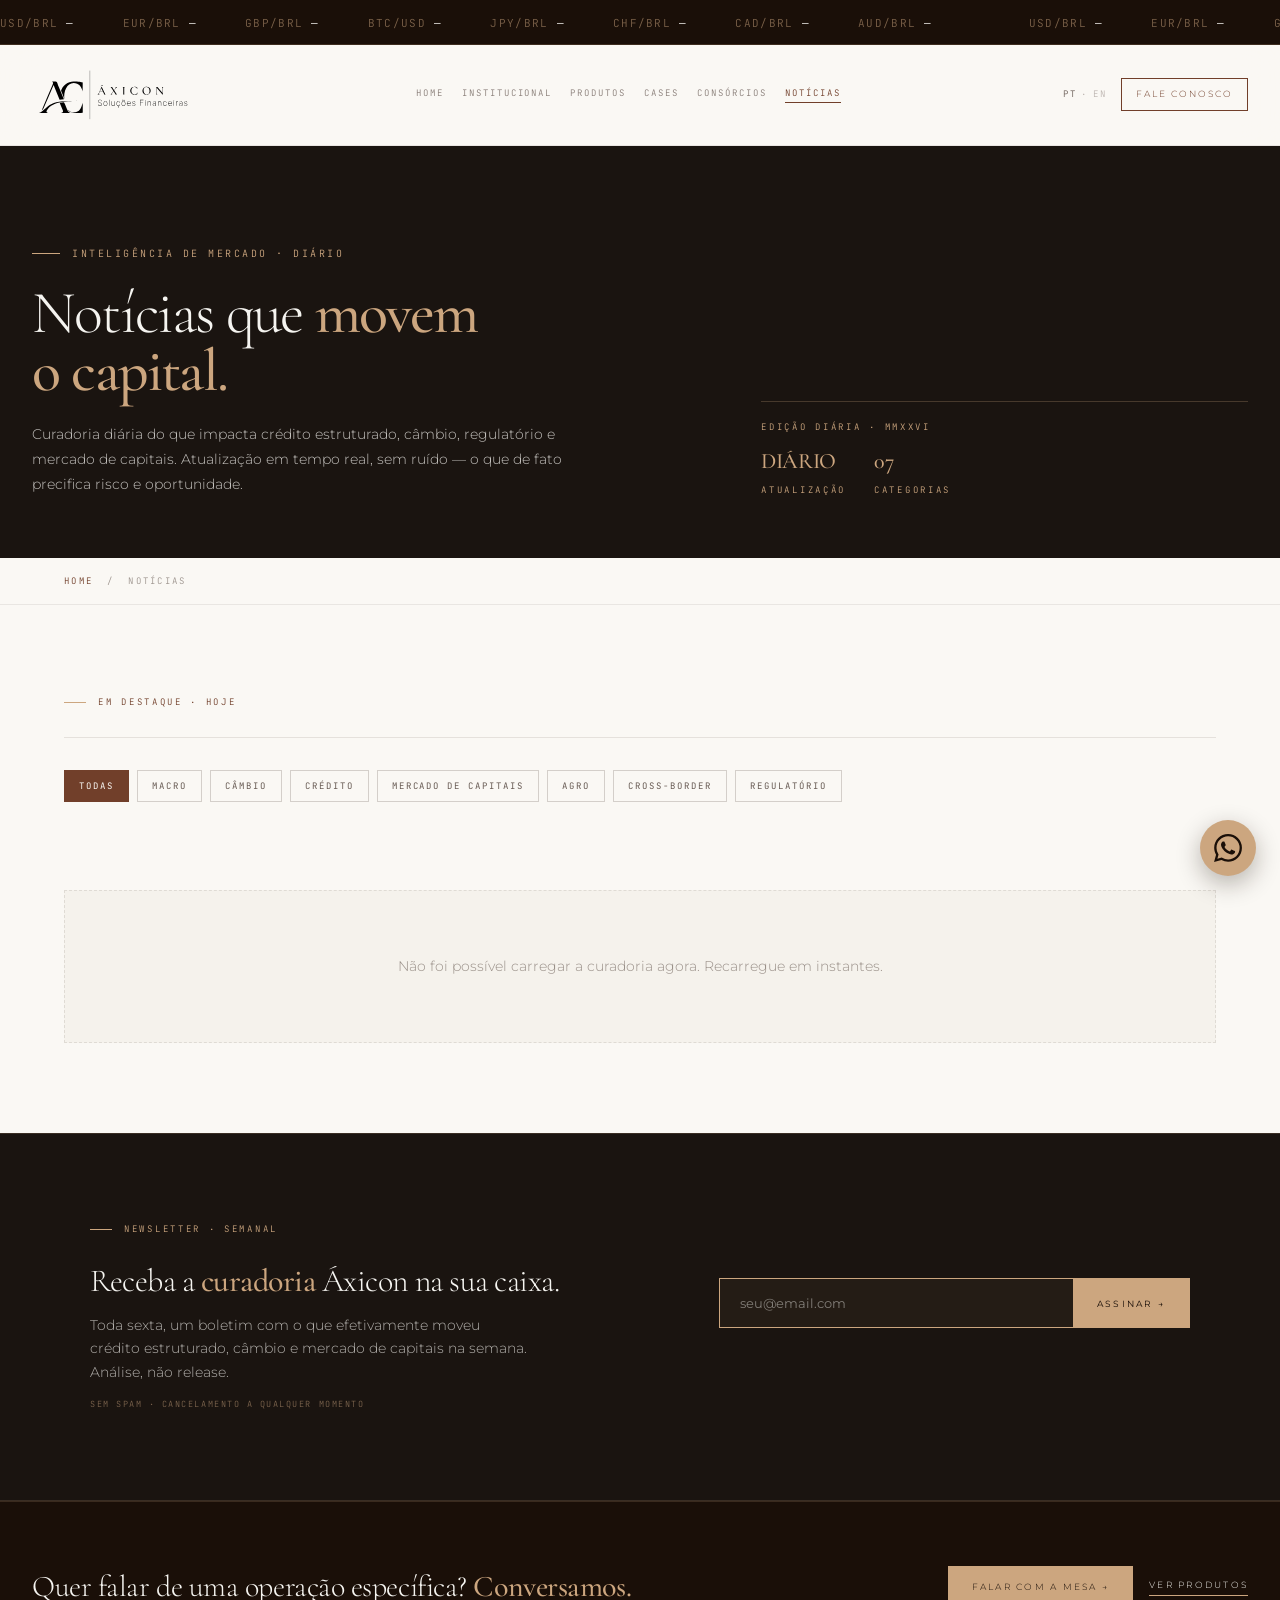
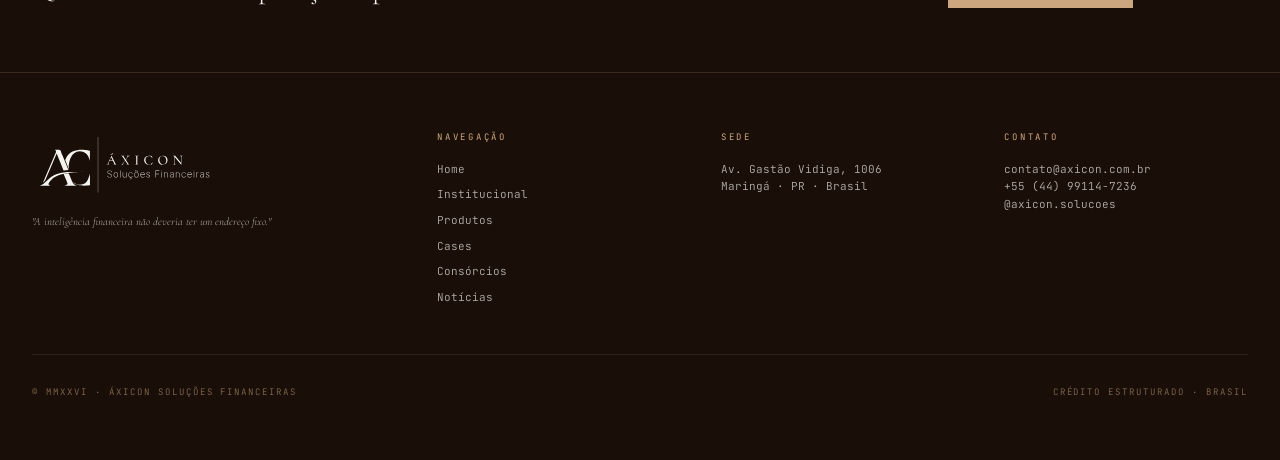
<file: noticias.html>
<!DOCTYPE html>
<html lang="pt-BR">
<head>
<meta charset="UTF-8">
<meta name="viewport" content="width=device-width, initial-scale=1.0">
<title>Notícias & Inteligência de Mercado — Áxicon Soluções Financeiras</title>
<link rel="icon" type="image/svg+xml" href="assets/monogram-bronze.svg">
<link rel="apple-touch-icon" href="assets/monogram-bronze.svg">
<meta name="description" content="Curadoria diária do que impacta crédito estruturado, câmbio e mercado de capitais. Macro, regulatório, agro, cross-border.">
<link rel="stylesheet" href="styles.css">
<style>
/* Página de notícias — extensões locais */
.news-page-grid { display: grid; grid-template-columns: repeat(3, 1fr); gap: 36px 28px; }
.news-page-grid .news-card.large h3 { font-size: 22px; }
.news-page-grid .news-card.small h3 { font-size: 17px; }

.news-filters {
  display: flex; gap: 8px; flex-wrap: wrap;
  margin-bottom: 56px; padding-top: 4px;
  border-top: 1px solid var(--line-light-2);
  padding-top: 32px;
}
.news-filter {
  font-family: var(--f-mono); font-size: 9px;
  letter-spacing: 0.22em; text-transform: uppercase;
  padding: 9px 14px;
  border: 1px solid rgba(42, 24, 16, 0.18);
  color: rgba(42, 24, 16, 0.7);
  background: transparent;
  text-decoration: none;
  transition: all 0.2s;
  cursor: pointer;
}
.news-filter:hover, .news-filter.active {
  border-color: var(--c-primary);
  color: var(--c-primary);
  background: rgba(124, 77, 51, 0.04);
}
.news-filter.active { border-color: var(--c-primary); background: var(--c-primary); color: var(--c-cream); }

/* Featured story (hero-style) */
.featured-story {
  display: grid; grid-template-columns: 1.2fr 1fr; gap: 0;
  border: 1px solid var(--line-light-2);
  margin-bottom: 72px;
  background: var(--c-cream);
  text-decoration: none; color: inherit;
}
.featured-story:hover .featured-story-img { transform: scale(1.02); }
.featured-story-img-wrap {
  position: relative; overflow: hidden;
  min-height: 380px;
}
.featured-story-img {
  position: absolute; inset: 0;
  background-size: cover; background-position: center;
  filter: grayscale(0.15) brightness(0.92);
  transition: transform 0.7s;
}
.featured-story-badges {
  position: absolute; top: 18px; left: 18px;
  display: flex; gap: 6px;
  font-family: var(--f-mono);
}
.featured-story-content {
  padding: 56px 48px;
  display: flex; flex-direction: column;
  justify-content: space-between;
}
.featured-story-meta {
  font-family: var(--f-mono); font-size: 10px;
  letter-spacing: 0.28em; text-transform: uppercase;
  color: var(--c-primary);
  margin-bottom: 28px;
  display: flex; align-items: center; gap: 12px;
}
.featured-story-meta::before { content: ''; width: 26px; height: 1px; background: var(--c-gold); }
.featured-story h2 {
  font-size: clamp(28px, 3.2vw, 36px);
  line-height: 1.12; margin-bottom: 24px;
  letter-spacing: -0.02em;
}
.featured-story h2 em { color: var(--c-primary); font-weight: 500; font-style: normal; }
.featured-story p {
  font-size: 14.5px; line-height: 1.75;
  color: var(--c-text-muted-light);
  margin-bottom: 32px;
  max-width: 460px;
}
.featured-story-foot {
  font-family: var(--f-mono); font-size: 9px;
  letter-spacing: 0.22em; text-transform: uppercase;
  color: var(--c-primary);
  border-top: 1px solid var(--line-light-2);
  padding-top: 20px;
  display: flex; justify-content: space-between;
}

/* Card foot — "Ler na fonte →" */
.news-card-foot {
  margin-top: 14px;
  font-family: var(--f-mono); font-size: 9px;
  letter-spacing: 0.25em; text-transform: uppercase;
  color: var(--c-primary);
  padding-top: 12px;
  border-top: 1px solid var(--line-light-2);
}

/* Estados (vazio, erro, configuração pendente) */
.news-empty {
  text-align: center;
  font-size: 13.5px; line-height: 1.7;
  color: var(--c-text-faint-light);
  padding: 64px 24px;
  border: 1px dashed var(--line-light-2);
  background: var(--c-cream-2);
  margin-top: 32px;
}
.news-empty p { margin: 0 0 8px; }
.news-empty p:last-child { margin-bottom: 0; }
.news-empty code {
  font-family: var(--f-mono); font-size: 11px;
  background: rgba(124, 77, 51, 0.08);
  padding: 2px 6px; color: var(--c-primary);
}
.news-config-pending strong { color: var(--c-primary); font-weight: 500; }

/* Newsletter stripe */
.newsletter {
  background: var(--c-bg-dark);
  color: var(--c-text-dark);
  padding: 88px 32px;
  border-top: 1px solid rgba(204, 166, 127, 0.18);
  border-bottom: 1px solid rgba(204, 166, 127, 0.18);
}
.newsletter-grid {
  max-width: 1100px; margin: 0 auto;
  display: grid; grid-template-columns: 1.2fr 1fr;
  gap: 64px; align-items: center;
}
.newsletter-grid h3 {
  font-size: clamp(26px, 2.8vw, 32px);
  font-weight: 300; letter-spacing: -0.015em;
  margin-bottom: 16px;
}
.newsletter-grid h3 em { color: var(--c-gold); font-style: normal; font-weight: 500; }
.newsletter-grid p {
  font-size: 13.5px; line-height: 1.75;
  color: rgba(245, 244, 240, 0.7);
  max-width: 440px;
}
.newsletter-form {
  display: flex; gap: 0;
  border: 1px solid var(--c-gold);
  background: rgba(204, 166, 127, 0.05);
}
.newsletter-form input {
  flex: 1; background: transparent; border: none;
  padding: 16px 20px;
  font-family: var(--f-sans); font-size: 13px;
  color: var(--c-text-dark);
  outline: none;
}
.newsletter-form input::placeholder { color: rgba(245, 244, 240, 0.45); }
.newsletter-form button {
  background: var(--c-gold); color: var(--c-deep);
  border: none; padding: 0 24px;
  font-family: var(--f-sans); font-size: 9px;
  letter-spacing: 0.25em; text-transform: uppercase;
  cursor: pointer;
  transition: background 0.2s;
}
.newsletter-form button:hover { background: var(--c-gold-soft); }
.newsletter-disclaimer {
  font-family: var(--f-mono); font-size: 8.5px;
  letter-spacing: 0.18em; text-transform: uppercase;
  color: rgba(204, 166, 127, 0.55);
  margin-top: 14px;
}

@media (max-width: 980px) {
  .news-page-grid { grid-template-columns: 1fr; }
  .featured-story { grid-template-columns: 1fr; }
  .featured-story-content { padding: 36px 28px; }
  .featured-story-img-wrap { min-height: 240px; }
  .newsletter-grid { grid-template-columns: 1fr; gap: 32px; }
}
</style>
</head>
<body>
<!-- TICKER -->
<div class="market-ticker">
  <div class="ticker-track">
    <span>
      <span><span class="ticker-label">USD/BRL</span><span id="t-usd">—</span></span>
      <span><span class="ticker-label">EUR/BRL</span><span id="t-eur">—</span></span>
      <span><span class="ticker-label">GBP/BRL</span><span id="t-gbp">—</span></span>
      <span><span class="ticker-label">BTC/USD</span><span id="t-btc">—</span></span>
      <span><span class="ticker-label">JPY/BRL</span><span id="t-jpy">—</span></span>
      <span><span class="ticker-label">CHF/BRL</span><span id="t-chf">—</span></span>
      <span><span class="ticker-label">CAD/BRL</span><span id="t-cad">—</span></span>
      <span><span class="ticker-label">AUD/BRL</span><span id="t-aud">—</span></span>
    </span>
    <span aria-hidden="true">
      <span><span class="ticker-label">USD/BRL</span><span class="t-usd2">—</span></span>
      <span><span class="ticker-label">EUR/BRL</span><span class="t-eur2">—</span></span>
      <span><span class="ticker-label">GBP/BRL</span><span class="t-gbp2">—</span></span>
      <span><span class="ticker-label">BTC/USD</span><span class="t-btc2">—</span></span>
      <span><span class="ticker-label">JPY/BRL</span><span class="t-jpy2">—</span></span>
      <span><span class="ticker-label">CHF/BRL</span><span class="t-chf2">—</span></span>
      <span><span class="ticker-label">CAD/BRL</span><span class="t-cad2">—</span></span>
      <span><span class="ticker-label">AUD/BRL</span><span class="t-aud2">—</span></span>
    </span>
  </div>
</div>
<nav class="nav">
  <a href="index.html" class="nav-brand">
    <img src="assets/logo-full-black.svg" alt="Áxicon Soluções Financeiras" class="brand-logo">
  </a>
  <div class="nav-menu">
    <a href="index.html">Home</a>
    <a href="institucional.html">Institucional</a>
    <a href="produtos.html">Produtos</a>
    <a href="cases.html">Cases</a>
    <a href="consorcios.html">Consórcios</a>
    <a href="noticias.html" class="active">Notícias</a>
  </div>
  <div class="nav-right">
    <div class="lang-toggle">
      <span data-lang="pt">PT</span><span class="sep">·</span><span data-lang="en" class="inactive">EN</span>
    </div>
    <a href="https://wa.me/5544991147236?text=Olá,%20tudo%20bem?%20Vim%20pelo%20site%20da%20Áxicon..." class="nav-cta" target="_blank" rel="noopener">Fale conosco</a>
  </div>
</nav>

<header class="page-hero has-image page-hero-bg-1">
  <div>
    <div class="page-hero-eyebrow">Inteligência de mercado · diário</div>
    <h1 class="h-hero">Notícias que <em>movem<br>o capital.</em></h1>
    <p class="page-hero-lede">Curadoria diária do que impacta crédito estruturado, câmbio, regulatório e mercado de capitais. Atualização em tempo real, sem ruído — o que de fato precifica risco e oportunidade.</p>
  </div>
  <div class="page-hero-meta">
    Edição diária · MMXXVI
    <div class="page-hero-meta-row">
      <span><strong>Diário</strong>Atualização</span>
      <span><strong>07</strong>Categorias</span>
    </div>
  </div>
</header>

<div class="breadcrumbs"><div class="container"><a href="index.html">Home</a><span class="sep">/</span><span>Notícias</span></div></div>

<!-- FEATURED + GRID -->
<section class="section s-light">
  <div class="container">
    <div class="section-label">Em destaque · hoje</div>

    <div id="news-featured"></div>

    <div class="news-filters" id="news-filters">
      <button class="news-filter active" data-filter="todas">Todas</button>
      <button class="news-filter" data-filter="Macro">Macro</button>
      <button class="news-filter" data-filter="Câmbio">Câmbio</button>
      <button class="news-filter" data-filter="Crédito">Crédito</button>
      <button class="news-filter" data-filter="Mercado de Capitais">Mercado de Capitais</button>
      <button class="news-filter" data-filter="Agro">Agro</button>
      <button class="news-filter" data-filter="Cross-Border">Cross-Border</button>
      <button class="news-filter" data-filter="Regulatório">Regulatório</button>
    </div>

    <div class="news-page-grid" id="news-grid"></div>
    <div id="news-status"></div>
  </div>
</section>

<!-- NEWSLETTER -->
<section class="newsletter">
  <div class="newsletter-grid">
    <div>
      <div class="section-label" style="color: var(--c-gold);">Newsletter · semanal</div>
      <h3>Receba a <em>curadoria</em> Áxicon na sua caixa.</h3>
      <p>Toda sexta, um boletim com o que efetivamente moveu crédito estruturado, câmbio e mercado de capitais na semana. Análise, não release.</p>
    </div>
    <form class="newsletter-form" onsubmit="event.preventDefault(); this.querySelector('button').textContent = 'Inscrito ✓';">
      <input type="email" required placeholder="seu@email.com" aria-label="E-mail">
      <button type="submit">Assinar →</button>
    </form>
  </div>
  <div style="max-width: 1100px; margin: 0 auto;">
    <div class="newsletter-disclaimer">Sem spam · cancelamento a qualquer momento</div>
  </div>
</section>

<!-- CTA -->
<section class="cta-stripe">
  <h3>Quer falar de uma operação específica? <em>Conversamos.</em></h3>
  <div class="cta-stripe-actions">
    <a href="https://wa.me/5544991147236?text=Olá,%20tudo%20bem?%20Vim%20pelo%20site%20da%20Áxicon..." target="_blank" rel="noopener" class="btn btn-primary">Falar com a mesa →</a>
    <a href="produtos.html" class="link-arrow">Ver produtos</a>
  </div>
</section>

<footer class="footer">
  <div class="footer-grid">
    <div>
      <div class="footer-brand">
        <img src="assets/logo-full-white.svg" alt="Áxicon Soluções Financeiras" class="brand-logo">
      </div>
      <p class="footer-tag"><em>"A inteligência financeira não deveria ter um endereço fixo."</em></p>
    </div>
    <div>
      <h4>Navegação</h4>
            <ul>
        <li><a href="index.html">Home</a></li>
        <li><a href="institucional.html">Institucional</a></li>
        <li><a href="produtos.html">Produtos</a></li>
        <li><a href="cases.html">Cases</a></li>
        <li><a href="consorcios.html">Consórcios</a></li>
        <li><a href="noticias.html">Notícias</a></li>
      </ul>
    </div>
    <div>
      <h4>Sede</h4>
      <p>Av. Gastão Vidiga, 1006<br>Maringá · PR · Brasil</p>
    </div>
    <div>
      <h4>Contato</h4>
      <p>
        <a href="mailto:contato@axicon.com.br">contato@axicon.com.br</a><br>
        <a href="https://wa.me/5544991147236">+55 (44) 99114-7236</a><br>
        <a href="https://www.instagram.com/axicon.solucoes/" target="_blank">@axicon.solucoes</a>
      </p>
    </div>
  </div>
  <div class="footer-bottom">
    <span>© MMXXVI · Áxicon Soluções Financeiras</span>
    <span>Crédito estruturado · Brasil</span>
  </div>
</footer>
<a href="https://wa.me/5544991147236?text=Olá,%20tudo%20bem?%20Vim%20pelo%20site%20da%20Áxicon..." class="wa-float" target="_blank" rel="noopener" aria-label="WhatsApp">
  <svg viewBox="0 0 24 24"><path d="M17.472 14.382c-.297-.149-1.758-.867-2.03-.967-.273-.099-.471-.148-.67.15-.197.297-.767.966-.94 1.164-.173.199-.347.223-.644.075-.297-.15-1.255-.463-2.39-1.475-.883-.788-1.48-1.761-1.653-2.059-.173-.297-.018-.458.13-.606.134-.133.298-.347.446-.52.149-.174.198-.298.298-.497.099-.198.05-.371-.025-.52-.075-.149-.669-1.612-.916-2.207-.242-.579-.487-.5-.669-.51-.173-.008-.371-.01-.57-.01-.198 0-.52.074-.792.372-.272.297-1.04 1.016-1.04 2.479 0 1.462 1.065 2.875 1.213 3.074.149.198 2.096 3.2 5.077 4.487.709.306 1.262.489 1.694.625.712.227 1.36.195 1.871.118.571-.085 1.758-.719 2.006-1.413.248-.694.248-1.289.173-1.413-.074-.124-.272-.198-.57-.347m-5.421 7.403h-.004a9.87 9.87 0 01-5.031-1.378l-.361-.214-3.741.982.998-3.648-.235-.374a9.86 9.86 0 01-1.51-5.26c.001-5.45 4.436-9.884 9.888-9.884 2.64 0 5.122 1.03 6.988 2.898a9.825 9.825 0 012.893 6.994c-.003 5.45-4.437 9.884-9.885 9.884m8.413-18.297A11.815 11.815 0 0012.05 0C5.495 0 .16 5.335.157 11.892c0 2.096.547 4.142 1.588 5.945L.057 24l6.305-1.654a11.882 11.882 0 005.683 1.448h.005c6.554 0 11.89-5.335 11.893-11.893a11.821 11.821 0 00-3.48-8.413Z"/></svg>
</a>
<script src="shared.js"></script>
<script src="news.js"></script>
</body>
</html>
</file>
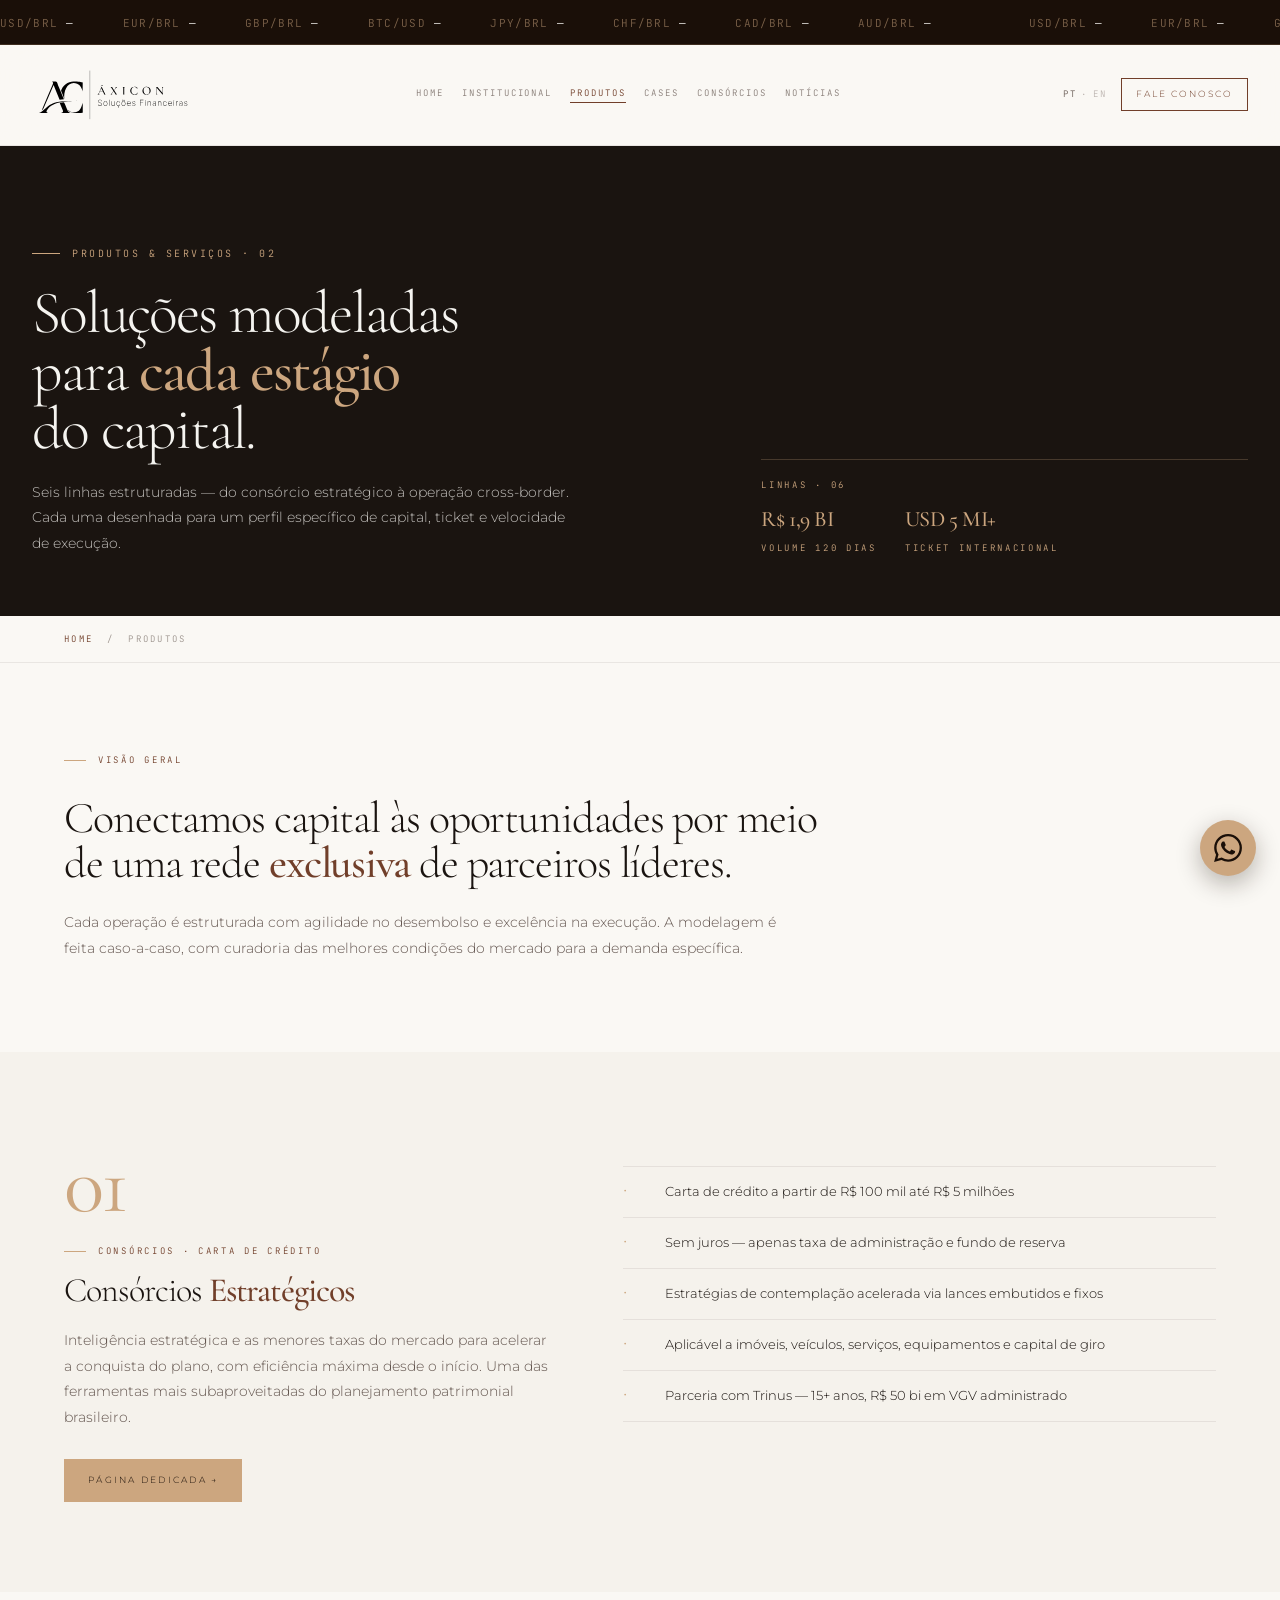
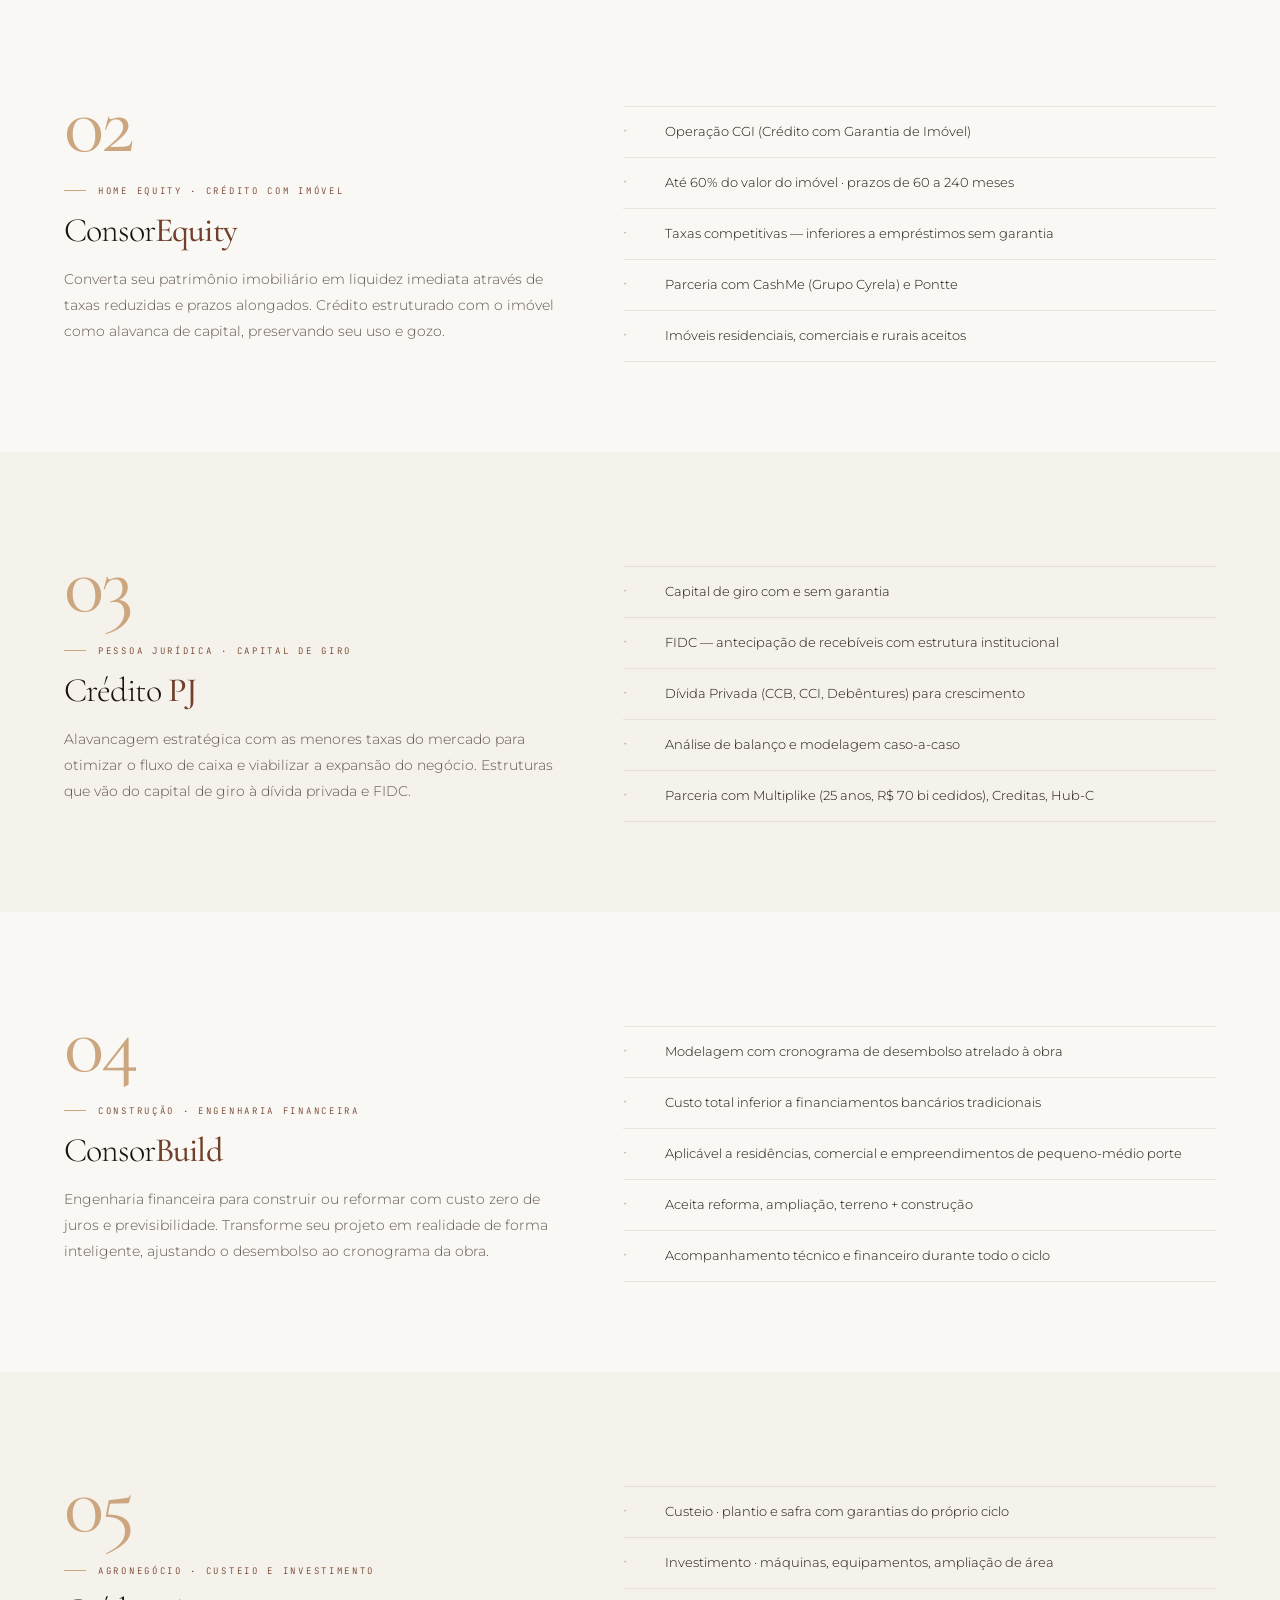
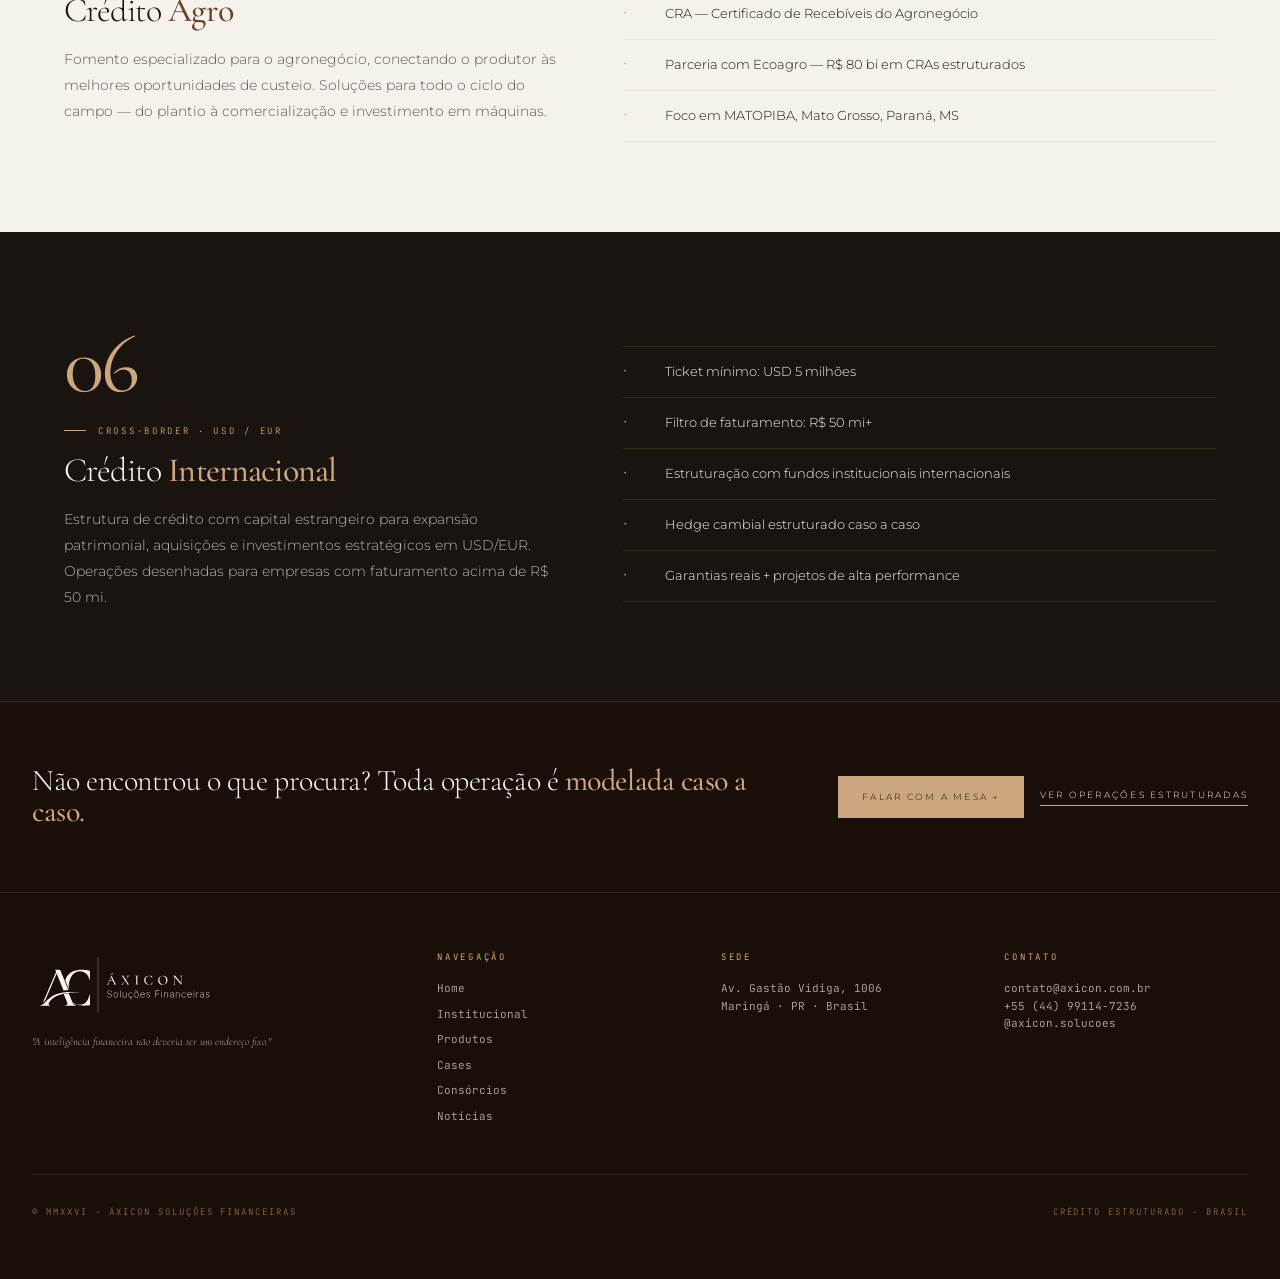
<file: produtos.html>
<!DOCTYPE html>
<html lang="pt-BR">
<head>
<meta charset="UTF-8">
<meta name="viewport" content="width=device-width, initial-scale=1.0">
<title>Produtos & Serviços — Áxicon Soluções Financeiras</title>
<link rel="icon" type="image/svg+xml" href="assets/monogram-bronze.svg">
<link rel="apple-touch-icon" href="assets/monogram-bronze.svg">
<meta name="description" content="Seis linhas estruturadas — consórcios, home equity, crédito PJ, construção, agronegócio e crédito internacional.">
<link rel="stylesheet" href="styles.css">
</head>
<body>
<!-- TICKER -->
<div class="market-ticker">
  <div class="ticker-track">
    <span>
      <span><span class="ticker-label">USD/BRL</span><span id="t-usd">—</span></span>
      <span><span class="ticker-label">EUR/BRL</span><span id="t-eur">—</span></span>
      <span><span class="ticker-label">GBP/BRL</span><span id="t-gbp">—</span></span>
      <span><span class="ticker-label">BTC/USD</span><span id="t-btc">—</span></span>
      <span><span class="ticker-label">JPY/BRL</span><span id="t-jpy">—</span></span>
      <span><span class="ticker-label">CHF/BRL</span><span id="t-chf">—</span></span>
      <span><span class="ticker-label">CAD/BRL</span><span id="t-cad">—</span></span>
      <span><span class="ticker-label">AUD/BRL</span><span id="t-aud">—</span></span>
    </span>
    <span aria-hidden="true">
      <span><span class="ticker-label">USD/BRL</span><span class="t-usd2">—</span></span>
      <span><span class="ticker-label">EUR/BRL</span><span class="t-eur2">—</span></span>
      <span><span class="ticker-label">GBP/BRL</span><span class="t-gbp2">—</span></span>
      <span><span class="ticker-label">BTC/USD</span><span class="t-btc2">—</span></span>
      <span><span class="ticker-label">JPY/BRL</span><span class="t-jpy2">—</span></span>
      <span><span class="ticker-label">CHF/BRL</span><span class="t-chf2">—</span></span>
      <span><span class="ticker-label">CAD/BRL</span><span class="t-cad2">—</span></span>
      <span><span class="ticker-label">AUD/BRL</span><span class="t-aud2">—</span></span>
    </span>
  </div>
</div>
<nav class="nav">
  <a href="index.html" class="nav-brand">
    <img src="assets/logo-full-black.svg" alt="Áxicon Soluções Financeiras" class="brand-logo">
  </a>
  <div class="nav-menu">
    <a href="index.html">Home</a>
    <a href="institucional.html">Institucional</a>
    <a href="produtos.html" class="active">Produtos</a>
    <a href="cases.html">Cases</a>
    <a href="consorcios.html">Consórcios</a>
    <a href="noticias.html">Notícias</a>
  </div>
  <div class="nav-right">
    <div class="lang-toggle">
      <span data-lang="pt">PT</span><span class="sep">·</span><span data-lang="en" class="inactive">EN</span>
    </div>
    <a href="https://wa.me/5544991147236?text=Olá,%20tudo%20bem?%20Vim%20pelo%20site%20da%20Áxicon..." class="nav-cta" target="_blank" rel="noopener">Fale conosco</a>
  </div>
</nav>

<header class="page-hero has-image page-hero-bg-1">
  <div>
    <div class="page-hero-eyebrow">Produtos & Serviços · 02</div>
    <h1 class="h-hero">Soluções modeladas<br>para <em>cada estágio</em><br>do capital.</h1>
    <p class="page-hero-lede">Seis linhas estruturadas — do consórcio estratégico à operação cross-border. Cada uma desenhada para um perfil específico de capital, ticket e velocidade de execução.</p>
  </div>
  <div class="page-hero-meta">
    Linhas · 06
    <div class="page-hero-meta-row">
      <span><strong>R$ 1,9 bi</strong>Volume 120 dias</span>
      <span><strong>USD 5 mi+</strong>Ticket internacional</span>
    </div>
  </div>
</header>

<div class="breadcrumbs"><div class="container"><a href="index.html">Home</a><span class="sep">/</span><span>Produtos</span></div></div>

<!-- INTRO -->
<section class="section s-light">
  <div class="container">
    <div class="section-label">Visão geral</div>
    <h2 class="h-1" style="max-width: 780px; margin-bottom: 24px;">
      Conectamos capital às oportunidades por meio de uma rede <em>exclusiva</em> de parceiros líderes.
    </h2>
    <p class="body-text">
      Cada operação é estruturada com agilidade no desembolso e excelência na execução. A modelagem é feita caso-a-caso, com curadoria das melhores condições do mercado para a demanda específica.
    </p>
  </div>
</section>

<!-- 01 CONSÓRCIOS -->
<section id="consorcios" class="section s-light-2">
  <div class="container">
    <div class="product-feature">
      <div>
        <div class="pf-num">01</div>
        <div class="section-label" style="margin-bottom:14px;">Consórcios · Carta de crédito</div>
        <h3 class="h-2">Consórcios <em>Estratégicos</em></h3>
        <p class="body-text" style="margin-top:18px;">
          Inteligência estratégica e as menores taxas do mercado para acelerar a conquista do plano, com eficiência máxima desde o início. Uma das ferramentas mais subaproveitadas do planejamento patrimonial brasileiro.
        </p>
        <a href="consorcios.html" class="btn btn-primary" style="margin-top:28px;">Página dedicada →</a>
      </div>
      <div>
        <ul>
          <li><span>Carta de crédito a partir de R$ 100 mil até R$ 5 milhões</span></li>
          <li><span>Sem juros — apenas taxa de administração e fundo de reserva</span></li>
          <li><span>Estratégias de contemplação acelerada via lances embutidos e fixos</span></li>
          <li><span>Aplicável a imóveis, veículos, serviços, equipamentos e capital de giro</span></li>
          <li><span>Parceria com Trinus — 15+ anos, R$ 50 bi em VGV administrado</span></li>
        </ul>
      </div>
    </div>
  </div>
</section>

<!-- 02 CONSOREQUITY -->
<section id="equity" class="section s-light">
  <div class="container">
    <div class="product-feature">
      <div>
        <div class="pf-num">02</div>
        <div class="section-label" style="margin-bottom:14px;">Home Equity · Crédito com imóvel</div>
        <h3 class="h-2">Consor<em>Equity</em></h3>
        <p class="body-text" style="margin-top:18px;">
          Converta seu patrimônio imobiliário em liquidez imediata através de taxas reduzidas e prazos alongados. Crédito estruturado com o imóvel como alavanca de capital, preservando seu uso e gozo.
        </p>
      </div>
      <div>
        <ul>
          <li><span>Operação CGI (Crédito com Garantia de Imóvel)</span></li>
          <li><span>Até 60% do valor do imóvel · prazos de 60 a 240 meses</span></li>
          <li><span>Taxas competitivas — inferiores a empréstimos sem garantia</span></li>
          <li><span>Parceria com CashMe (Grupo Cyrela) e Pontte</span></li>
          <li><span>Imóveis residenciais, comerciais e rurais aceitos</span></li>
        </ul>
      </div>
    </div>
  </div>
</section>

<!-- 03 CRÉDITO PJ -->
<section id="pj" class="section s-light-2">
  <div class="container">
    <div class="product-feature">
      <div>
        <div class="pf-num">03</div>
        <div class="section-label" style="margin-bottom:14px;">Pessoa Jurídica · Capital de giro</div>
        <h3 class="h-2">Crédito <em>PJ</em></h3>
        <p class="body-text" style="margin-top:18px;">
          Alavancagem estratégica com as menores taxas do mercado para otimizar o fluxo de caixa e viabilizar a expansão do negócio. Estruturas que vão do capital de giro à dívida privada e FIDC.
        </p>
      </div>
      <div>
        <ul>
          <li><span>Capital de giro com e sem garantia</span></li>
          <li><span>FIDC — antecipação de recebíveis com estrutura institucional</span></li>
          <li><span>Dívida Privada (CCB, CCI, Debêntures) para crescimento</span></li>
          <li><span>Análise de balanço e modelagem caso-a-caso</span></li>
          <li><span>Parceria com Multiplike (25 anos, R$ 70 bi cedidos), Creditas, Hub-C</span></li>
        </ul>
      </div>
    </div>
  </div>
</section>

<!-- 04 CONSORBUILD -->
<section id="build" class="section s-light">
  <div class="container">
    <div class="product-feature">
      <div>
        <div class="pf-num">04</div>
        <div class="section-label" style="margin-bottom:14px;">Construção · Engenharia financeira</div>
        <h3 class="h-2">Consor<em>Build</em></h3>
        <p class="body-text" style="margin-top:18px;">
          Engenharia financeira para construir ou reformar com custo zero de juros e previsibilidade. Transforme seu projeto em realidade de forma inteligente, ajustando o desembolso ao cronograma da obra.
        </p>
      </div>
      <div>
        <ul>
          <li><span>Modelagem com cronograma de desembolso atrelado à obra</span></li>
          <li><span>Custo total inferior a financiamentos bancários tradicionais</span></li>
          <li><span>Aplicável a residências, comercial e empreendimentos de pequeno-médio porte</span></li>
          <li><span>Aceita reforma, ampliação, terreno + construção</span></li>
          <li><span>Acompanhamento técnico e financeiro durante todo o ciclo</span></li>
        </ul>
      </div>
    </div>
  </div>
</section>

<!-- 05 AGRO -->
<section id="agro" class="section s-light-2">
  <div class="container">
    <div class="product-feature">
      <div>
        <div class="pf-num">05</div>
        <div class="section-label" style="margin-bottom:14px;">Agronegócio · Custeio e investimento</div>
        <h3 class="h-2">Crédito <em>Agro</em></h3>
        <p class="body-text" style="margin-top:18px;">
          Fomento especializado para o agronegócio, conectando o produtor às melhores oportunidades de custeio. Soluções para todo o ciclo do campo — do plantio à comercialização e investimento em máquinas.
        </p>
      </div>
      <div>
        <ul>
          <li><span>Custeio · plantio e safra com garantias do próprio ciclo</span></li>
          <li><span>Investimento · máquinas, equipamentos, ampliação de área</span></li>
          <li><span>CRA — Certificado de Recebíveis do Agronegócio</span></li>
          <li><span>Parceria com Ecoagro — R$ 80 bi em CRAs estruturados</span></li>
          <li><span>Foco em MATOPIBA, Mato Grosso, Paraná, MS</span></li>
        </ul>
      </div>
    </div>
  </div>
</section>

<!-- 06 INTERNACIONAL -->
<section id="internacional" class="section s-dark">
  <div class="container">
    <div class="product-feature">
      <div>
        <div class="pf-num">06</div>
        <div class="section-label" style="margin-bottom:14px;">Cross-Border · USD / EUR</div>
        <h3 class="h-2">Crédito <em>Internacional</em></h3>
        <p class="body-text" style="margin-top:18px;">
          Estrutura de crédito com capital estrangeiro para expansão patrimonial, aquisições e investimentos estratégicos em USD/EUR. Operações desenhadas para empresas com faturamento acima de R$ 50 mi.
        </p>
      </div>
      <div>
        <ul style="border-color: var(--line-dark);">
          <li style="border-color: var(--line-dark);"><span>Ticket mínimo: USD 5 milhões</span></li>
          <li style="border-color: var(--line-dark);"><span>Filtro de faturamento: R$ 50 mi+</span></li>
          <li style="border-color: var(--line-dark);"><span>Estruturação com fundos institucionais internacionais</span></li>
          <li style="border-color: var(--line-dark);"><span>Hedge cambial estruturado caso a caso</span></li>
          <li style="border-color: var(--line-dark);"><span>Garantias reais + projetos de alta performance</span></li>
        </ul>
      </div>
    </div>
  </div>
</section>

<!-- CTA -->
<section class="cta-stripe">
  <h3>Não encontrou o que procura? Toda operação é <em>modelada caso a caso.</em></h3>
  <div class="cta-stripe-actions">
    <a href="https://wa.me/5544991147236?text=Olá,%20tudo%20bem?%20Vim%20pelo%20site%20da%20Áxicon..." target="_blank" rel="noopener" class="btn btn-primary">Falar com a mesa →</a>
    <a href="cases.html" class="link-arrow">Ver operações estruturadas</a>
  </div>
</section>

<footer class="footer">
  <div class="footer-grid">
    <div>
      <div class="footer-brand">
        <img src="assets/logo-full-white.svg" alt="Áxicon Soluções Financeiras" class="brand-logo">
      </div>
      <p class="footer-tag"><em>"A inteligência financeira não deveria ter um endereço fixo."</em></p>
    </div>
    <div>
      <h4>Navegação</h4>
            <ul>
        <li><a href="index.html">Home</a></li>
        <li><a href="institucional.html">Institucional</a></li>
        <li><a href="produtos.html">Produtos</a></li>
        <li><a href="cases.html">Cases</a></li>
        <li><a href="consorcios.html">Consórcios</a></li>
        <li><a href="noticias.html">Notícias</a></li>
      </ul>
    </div>
    <div>
      <h4>Sede</h4>
      <p>Av. Gastão Vidiga, 1006<br>Maringá · PR · Brasil</p>

    </div>
    <div>
      <h4>Contato</h4>
      <p>
        <a href="mailto:contato@axicon.com.br">contato@axicon.com.br</a><br>
        <a href="https://wa.me/5544991147236">+55 (44) 99114-7236</a><br>
        <a href="https://www.instagram.com/axicon.solucoes/" target="_blank">@axicon.solucoes</a>
      </p>
    </div>
  </div>
  <div class="footer-bottom">
    <span>© MMXXVI · Áxicon Soluções Financeiras</span>
    <span>Crédito estruturado · Brasil</span>
  </div>
</footer>
<a href="https://wa.me/5544991147236?text=Olá,%20tudo%20bem?%20Vim%20pelo%20site%20da%20Áxicon..." class="wa-float" target="_blank" rel="noopener" aria-label="WhatsApp">
  <svg viewBox="0 0 24 24"><path d="M17.472 14.382c-.297-.149-1.758-.867-2.03-.967-.273-.099-.471-.148-.67.15-.197.297-.767.966-.94 1.164-.173.199-.347.223-.644.075-.297-.15-1.255-.463-2.39-1.475-.883-.788-1.48-1.761-1.653-2.059-.173-.297-.018-.458.13-.606.134-.133.298-.347.446-.52.149-.174.198-.298.298-.497.099-.198.05-.371-.025-.52-.075-.149-.669-1.612-.916-2.207-.242-.579-.487-.5-.669-.51-.173-.008-.371-.01-.57-.01-.198 0-.52.074-.792.372-.272.297-1.04 1.016-1.04 2.479 0 1.462 1.065 2.875 1.213 3.074.149.198 2.096 3.2 5.077 4.487.709.306 1.262.489 1.694.625.712.227 1.36.195 1.871.118.571-.085 1.758-.719 2.006-1.413.248-.694.248-1.289.173-1.413-.074-.124-.272-.198-.57-.347m-5.421 7.403h-.004a9.87 9.87 0 01-5.031-1.378l-.361-.214-3.741.982.998-3.648-.235-.374a9.86 9.86 0 01-1.51-5.26c.001-5.45 4.436-9.884 9.888-9.884 2.64 0 5.122 1.03 6.988 2.898a9.825 9.825 0 012.893 6.994c-.003 5.45-4.437 9.884-9.885 9.884m8.413-18.297A11.815 11.815 0 0012.05 0C5.495 0 .16 5.335.157 11.892c0 2.096.547 4.142 1.588 5.945L.057 24l6.305-1.654a11.882 11.882 0 005.683 1.448h.005c6.554 0 11.89-5.335 11.893-11.893a11.821 11.821 0 00-3.48-8.413Z"/></svg>
</a>
<script src="shared.js"></script>
</body>
</html>
</file>
<file: styles.css>
/* ============================================================
   ÁXICON SOLUÇÕES FINANCEIRAS — Design System (shared)
   Quiet luxury · Dark editorial · Light/Dark alternado
   ============================================================ */

/* Cormorant Garamond + Montserrat + JetBrains Mono via Google Fonts (importado abaixo) */

@import url('https://fonts.googleapis.com/css2?family=Cormorant+Garamond:ital,wght@0,300;0,400;0,500;1,300;1,400;1,500&family=Montserrat:wght@200;300;400;500;600&family=JetBrains+Mono:wght@300;400;500&display=swap');

:root {
  --c-primary: #713F2A;
  --c-secondary: #7C4D33;
  --c-deep: #1a0f08;
  --c-dark: #2A1810;
  --c-bg-dark: #1a1410;
  --c-bg-dark-2: #221812;
  --c-cream: #FAF8F4;
  --c-cream-2: #F5F2EC;
  --c-cream-3: #F5F4F0;
  --c-gold: #CCA67F;
  --c-gold-soft: #DAB58F;
  --c-gold-deep: #9B7A52;
  --c-text-light: #1a1410;
  --c-text-dark: #F5F4F0;
  --c-text-muted-light: rgba(42, 24, 16, 0.72);
  --c-text-muted-dark: rgba(245, 244, 240, 0.72);
  --c-text-faint-light: rgba(42, 24, 16, 0.45);
  --c-text-faint-dark: rgba(245, 244, 240, 0.45);
  --line-light: rgba(42, 24, 16, 0.08);
  --line-light-2: rgba(42, 24, 16, 0.1);
  --line-dark: rgba(204, 166, 127, 0.16);
  --f-serif: 'Cormorant Garamond', Georgia, serif;
  --f-sans: 'Montserrat', -apple-system, BlinkMacSystemFont, sans-serif;
  --f-mono: 'JetBrains Mono', 'SF Mono', Menlo, monospace;
  --nav-h: 84px;
  --ticker-h: 32px;
  --pad-section: 90px 32px;
  --max-w: 1440px;
}

* { box-sizing: border-box; margin: 0; padding: 0; }
html { scroll-behavior: smooth; -webkit-font-smoothing: antialiased; -moz-osx-font-smoothing: grayscale; }
body {
  font-family: var(--f-sans);
  font-weight: 300;
  line-height: 1.6;
  color: var(--c-text-light);
  background: var(--c-cream);
  overflow-x: hidden;
}
/* visited links inherit parent color — evita roxo padrão do browser */
a:visited { color: inherit; }
.serif { font-family: var(--f-serif); }
.mono { font-family: var(--f-mono); }
.italic { font-style: italic; }
.container { max-width: var(--max-w); margin: 0 auto; padding: 0 32px; }

/* TICKER */
.market-ticker {
  background: var(--c-deep);
  border-bottom: 1px solid rgba(204, 166, 127, 0.2);
  padding: 9px 0;
  overflow: hidden;
  position: sticky;
  top: 0;
  z-index: 100;
}
.ticker-track {
  display: inline-flex;
  animation: ticker-slide 60s linear infinite;
  gap: 48px;
  padding-right: 48px;
  white-space: nowrap;
  font-family: var(--f-mono);
  font-size: 11px;
  letter-spacing: 0.12em;
  color: var(--c-text-dark);
}
.ticker-track > span { display: inline-flex; gap: 48px; padding-right: 48px; }
.ticker-label { color: rgba(204, 166, 127, 0.55); margin-right: 8px; }
.ticker-up { color: #22c55e; font-size: 9px; }
.ticker-down { color: #ef4444; font-size: 9px; }
@keyframes ticker-slide {
  0% { transform: translateX(0); }
  100% { transform: translateX(-50%); }
}

/* NAVEGAÇÃO */
.nav {
  display: flex;
  justify-content: space-between;
  align-items: center;
  padding: 22px 32px;
  background: rgba(250, 248, 244, 0.92);
  backdrop-filter: blur(20px);
  -webkit-backdrop-filter: blur(20px);
  border-bottom: 1px solid var(--line-light);
  position: sticky;
  top: var(--ticker-h);
  z-index: 99;
}
.nav-brand { display: flex; align-items: center; gap: 10px; text-decoration: none; color: var(--c-text-light); }
.nav-brand img.brand-logo { height: 56px; width: auto; display: block; }
.nav-logo {
  width: 26px; height: 26px;
  border: 1px solid var(--c-primary);
  display: flex; align-items: center; justify-content: center;
  font-family: var(--f-serif); font-style: italic; font-size: 14px;
  color: var(--c-primary);
}
.nav-name { font-family: var(--f-serif); font-size: 16px; }
.nav-name em { font-style: italic; color: var(--c-primary); }
.nav-menu { display: flex; gap: 18px; font-family: var(--f-mono); font-size: 9px; letter-spacing: 0.22em; text-transform: uppercase; }
.nav-menu a { color: rgba(42, 24, 16, 0.55); text-decoration: none; transition: color 0.2s; padding-bottom: 2px; }
.nav-menu a:hover, .nav-menu a.active { color: var(--c-primary); border-bottom: 1px solid var(--c-primary); }
.nav-right { display: flex; align-items: center; gap: 14px; }
.lang-toggle { font-family: var(--f-mono); font-size: 9px; letter-spacing: 0.25em; text-transform: uppercase; color: rgba(42, 24, 16, 0.7); cursor: pointer; }
.lang-toggle .inactive { color: rgba(42, 24, 16, 0.3); }
.lang-toggle .sep { margin: 0 4px; color: rgba(42, 24, 16, 0.3); }
.nav-cta {
  font-family: var(--f-sans); font-size: 9px;
  letter-spacing: 0.22em; text-transform: uppercase;
  border: 1px solid var(--c-primary);
  color: var(--c-primary); padding: 8px 14px;
  text-decoration: none; background: transparent;
  cursor: pointer; transition: all 0.3s;
}
.nav-cta:hover { background: var(--c-primary); color: var(--c-cream); }

/* SEÇÕES */
.section { padding: var(--pad-section); }
.section-tight { padding: 60px 32px; }
.s-light { background: var(--c-cream); color: var(--c-text-light); }
.s-light-2 { background: var(--c-cream-2); color: var(--c-text-light); }
.s-dark { background: var(--c-bg-dark); color: var(--c-text-dark); }
.s-deep { background: var(--c-deep); color: var(--c-text-dark); }

.section-label {
  font-family: var(--f-mono);
  font-size: 9px;
  letter-spacing: 0.3em;
  text-transform: uppercase;
  margin-bottom: 28px;
  display: flex; align-items: center; gap: 12px;
}
.section-label::before { content: ''; width: 22px; height: 1px; background: var(--c-gold); }
.s-light .section-label, .s-light-2 .section-label { color: var(--c-primary); }
.s-dark .section-label, .s-deep .section-label { color: var(--c-gold); }

/* TIPOGRAFIA */
h1, h2, h3, h4 { font-family: var(--f-serif); font-weight: 300; letter-spacing: -0.025em; line-height: 1.03; }
.h-hero { font-size: clamp(40px, 5.5vw, 60px); line-height: 0.97; letter-spacing: -0.03em; }
.h-1 { font-size: clamp(34px, 4vw, 44px); }
.h-2 { font-size: clamp(26px, 3vw, 34px); line-height: 1.1; }
.h-3 { font-size: 22px; font-weight: 400; line-height: 1.2; letter-spacing: -0.01em; }
.h-4 { font-size: 17px; font-weight: 400; line-height: 1.25; }
h1 em, h2 em, h3 em, h4 em { font-style: normal; font-weight: 500; }
.s-light h1 em, .s-light h2 em, .s-light-2 h1 em, .s-light-2 h2 em, .s-light h3 em, .s-light-2 h3 em { color: var(--c-primary); }
.s-dark h1 em, .s-dark h2 em, .s-deep h1 em, .s-deep h2 em, .s-dark h3 em, .s-deep h3 em { color: var(--c-gold); }
.lede { font-family: var(--f-serif); font-style: normal; font-size: 21px; line-height: 1.5; font-weight: 300; }
.body-text { font-size: 14px; line-height: 1.85; font-weight: 300; max-width: 720px; }
.s-light .body-text, .s-light-2 .body-text { color: var(--c-text-muted-light); }
.s-dark .body-text, .s-deep .body-text { color: var(--c-text-muted-dark); }

/* CARDS GRID */
.grid-2 { display: grid; grid-template-columns: 1fr 1fr; gap: 48px; }
.grid-3 { display: grid; grid-template-columns: repeat(3, 1fr); gap: 1px; }
.grid-4 { display: grid; grid-template-columns: repeat(4, 1fr); gap: 1px; }

.cards-wrap { border: 1px solid var(--line-light-2); background: var(--line-light-2); }
.s-dark .cards-wrap, .s-deep .cards-wrap { border-color: var(--line-dark); background: var(--line-dark); }
.card { padding: 32px 26px; display: flex; flex-direction: column; }
.s-light .card { background: var(--c-cream); }
.s-light-2 .card { background: var(--c-cream-2); }
.s-dark .card { background: var(--c-bg-dark); }
.s-deep .card { background: var(--c-deep); }

.card-num { font-family: var(--f-mono); font-size: 14px; letter-spacing: 0.05em; margin-bottom: 20px; }
.s-light .card-num, .s-light-2 .card-num { color: var(--c-primary); }
.s-dark .card-num, .s-deep .card-num { color: var(--c-gold); }
.card-eyebrow {
  font-family: var(--f-mono); font-size: 9px;
  letter-spacing: 0.25em; text-transform: uppercase;
  margin-bottom: 16px;
}
.s-light .card-eyebrow, .s-light-2 .card-eyebrow { color: var(--c-primary); }
.s-dark .card-eyebrow, .s-deep .card-eyebrow { color: var(--c-gold); }
.card p { font-size: 12px; line-height: 1.7; }
.s-light .card p, .s-light-2 .card p { color: var(--c-text-muted-light); }
.s-dark .card p, .s-deep .card p { color: var(--c-text-muted-dark); }
.card-link {
  font-family: var(--f-mono); font-size: 9px;
  letter-spacing: 0.2em; text-transform: uppercase;
  margin-top: 16px; text-decoration: none;
}
.s-light .card-link, .s-light-2 .card-link { color: var(--c-primary); }
.s-dark .card-link, .s-deep .card-link { color: var(--c-gold); }

/* BOTÕES */
.btn {
  display: inline-block;
  font-family: var(--f-sans); font-size: 9px;
  letter-spacing: 0.25em; text-transform: uppercase;
  padding: 14px 24px;
  text-decoration: none; cursor: pointer;
  border: none; transition: all 0.3s;
}
.btn-primary { background: var(--c-gold); color: var(--c-deep); }
.btn-primary:hover { background: var(--c-gold-soft); }
.btn-outline-light { background: transparent; border: 1px solid var(--c-text-dark); color: var(--c-text-dark); }
.btn-outline-light:hover { background: var(--c-text-dark); color: var(--c-bg-dark); }
.btn-outline-dark { background: transparent; border: 1px solid var(--c-primary); color: var(--c-primary); }
.btn-outline-dark:hover { background: var(--c-primary); color: var(--c-cream); }

.link-arrow {
  display: inline-block;
  font-family: var(--f-sans); font-size: 9px;
  letter-spacing: 0.25em; text-transform: uppercase;
  text-decoration: none; padding-bottom: 3px;
  border-bottom: 1px solid var(--c-gold);
}
.link-arrow { color: var(--c-text-dark); }
.s-light .link-arrow, .s-light-2 .link-arrow { color: var(--c-primary); }
.s-dark .link-arrow, .s-deep .link-arrow,
.hero .link-arrow, .page-hero .link-arrow { color: var(--c-text-dark); }
.link-arrow:visited, .link-arrow:active { color: inherit; }

/* KPIs */
.kpi-strip {
  display: grid; grid-template-columns: repeat(4, 1fr);
  border-top: 1px solid var(--line-light-2);
  border-bottom: 1px solid var(--line-light-2);
}
.kpi { padding: 28px 22px; border-right: 1px solid var(--line-light); }
.kpi:last-child { border-right: none; padding-right: 0; }
.kpi:first-child { padding-left: 0; }
.kpi-label {
  font-family: var(--f-mono); font-size: 8px;
  letter-spacing: 0.22em; color: var(--c-text-faint-light);
  text-transform: uppercase; margin-bottom: 14px;
}
.kpi-value {
  font-family: var(--f-serif); font-size: 36px;
  font-weight: 400; color: var(--c-primary);
  line-height: 1; letter-spacing: -0.03em;
}
.kpi-value em { font-style: italic; font-size: 0.45em; color: var(--c-text-faint-light); margin-left: 3px; }

/* HERO PRINCIPAL */
.hero {
  position: relative;
  min-height: 78vh;
  background:
    linear-gradient(180deg, rgba(20, 12, 6, 0.55) 0%, rgba(20, 12, 6, 0.80) 60%, rgba(20, 12, 6, 0.97) 100%),
    url('assets/bg-bronze-arc.jpg') center/cover;
  padding: 150px 32px 110px;
  display: grid;
  grid-template-columns: 1fr;
  gap: 48px;
  align-items: end;
  color: var(--c-text-dark);
}
.hero > div { max-width: 1080px; }
.hero h1.h-hero { font-size: clamp(48px, 7vw, 84px); line-height: 0.96; letter-spacing: -0.035em; }
.hero h1.h-hero em { font-weight: 400; }
.hero-meta {
  position: absolute; top: 28px; right: 32px;
  font-family: var(--f-mono); font-size: 9px;
  letter-spacing: 0.35em; color: var(--c-gold);
  text-transform: uppercase;
}
.hero h1 em { color: var(--c-gold); }
.hero-eyebrow {
  font-family: var(--f-mono); font-size: 10px;
  letter-spacing: 0.25em; color: var(--c-gold);
  text-transform: uppercase; margin-bottom: 24px;
  display: flex; align-items: center; gap: 12px;
}
.hero-eyebrow::before { content: ''; width: 28px; height: 1px; background: var(--c-gold); }
.hero-lede {
  font-size: 16px; color: rgba(245, 244, 240, 0.82);
  line-height: 1.75; max-width: 640px;
  margin: 32px 0 40px;
}
.hero-actions { display: flex; gap: 20px; align-items: center; flex-wrap: wrap; }
.hero-card {
  position: relative; padding: 24px 24px 24px 28px;
  border-left: 1px solid var(--c-gold);
}
.hero-card::before, .hero-card::after {
  content: ''; position: absolute; width: 24px; height: 24px;
}
.hero-card::before { top: -8px; right: -8px; border-top: 1px solid var(--c-gold); border-right: 1px solid var(--c-gold); }
.hero-card::after { bottom: -8px; left: -8px; border-bottom: 1px solid var(--c-gold); border-left: 1px solid var(--c-gold); }
.hero-card .mono-label { font-family: var(--f-mono); font-size: 9px; letter-spacing: 0.3em; color: var(--c-gold); text-transform: uppercase; margin-bottom: 18px; }
.hero-card dl { display: grid; grid-template-columns: auto 1fr; gap: 8px 18px; font-size: 11px; color: rgba(245, 244, 240, 0.85); }
.hero-card dt { font-family: var(--f-mono); font-size: 8px; letter-spacing: 0.2em; text-transform: uppercase; color: var(--c-gold); }
.hero-card dd { font-family: var(--f-serif); font-size: 13px; }

/* PAGE HERO (compacto, para sub-páginas) */
.page-hero {
  position: relative;
  min-height: 380px;
  padding: 100px 32px 60px;
  display: grid; grid-template-columns: 1.4fr 1fr;
  gap: 48px; align-items: end;
  color: var(--c-text-dark);
  background: var(--c-bg-dark);
}
.page-hero.has-image::before {
  content: ''; position: absolute; inset: 0;
  background-size: cover; background-position: center;
  opacity: 0.32; z-index: 0;
}
.page-hero.has-image::after {
  content: ''; position: absolute; inset: 0;
  background: linear-gradient(180deg, rgba(26, 20, 16, 0.55) 0%, rgba(26, 20, 16, 0.92) 100%);
  z-index: 1;
}
.page-hero > * { position: relative; z-index: 2; }
.page-hero-bg-1::before { background-image: url('https://images.unsplash.com/photo-1556761175-5973dc0f32e7?w=1920&q=85'); }
.page-hero-bg-2::before { background-image: url('https://images.unsplash.com/photo-1542744173-8e7e53415bb0?w=1920&q=85'); }
.page-hero-bg-3::before { background-image: url('https://images.unsplash.com/photo-1591696205602-2f950c417cb9?w=1920&q=85'); }
.page-hero-bg-4::before { background-image: url('https://images.unsplash.com/photo-1551836022-d5d88e9218df?w=1920&q=85'); }
.page-hero-bg-5::before { background-image: url('https://images.unsplash.com/photo-1564507592333-c60657eea523?w=1920&q=85'); }
.page-hero h1 em { color: var(--c-gold); }
.page-hero-eyebrow {
  font-family: var(--f-mono); font-size: 10px;
  letter-spacing: 0.25em; color: var(--c-gold);
  text-transform: uppercase; margin-bottom: 22px;
  display: flex; align-items: center; gap: 12px;
}
.page-hero-eyebrow::before { content: ''; width: 28px; height: 1px; background: var(--c-gold); }
.page-hero-lede {
  font-size: 14px; color: rgba(245, 244, 240, 0.78);
  line-height: 1.8; max-width: 540px;
  margin: 22px 0 0;
}
.page-hero-meta {
  font-family: var(--f-mono); font-size: 9px;
  letter-spacing: 0.3em; color: var(--c-gold);
  text-transform: uppercase;
  border-top: 1px solid rgba(204, 166, 127, 0.25);
  padding-top: 18px;
}
.page-hero-meta-row { display: flex; gap: 28px; flex-wrap: wrap; margin-top: 10px; }
.page-hero-meta-row span { display: flex; flex-direction: column; gap: 4px; }
.page-hero-meta-row span strong { font-family: var(--f-serif); font-size: 22px; font-weight: 500; color: var(--c-gold); letter-spacing: -0.02em; font-style: normal; }

/* BREADCRUMBS */
.breadcrumbs {
  font-family: var(--f-mono); font-size: 9px;
  letter-spacing: 0.25em; text-transform: uppercase;
  padding: 16px 32px;
  border-bottom: 1px solid var(--line-light);
  color: var(--c-text-faint-light);
}
.breadcrumbs .container { display: flex; gap: 14px; align-items: center; }
.breadcrumbs a { color: var(--c-primary); text-decoration: none; }
.breadcrumbs a:hover { text-decoration: underline; }
.breadcrumbs span.sep { color: var(--c-text-faint-light); }

/* VÍDEO LADO-A-LADO */
.video-split { display: grid; grid-template-columns: 1fr 1fr; min-height: 440px; }
.video-pane {
  background-size: cover; background-position: center;
  position: relative; cursor: pointer;
}
.video-pane::before {
  content: ''; position: absolute; inset: 0;
  background: linear-gradient(135deg, rgba(26, 20, 16, 0.4) 0%, rgba(26, 20, 16, 0.85) 100%);
}
.video-play {
  position: absolute; top: 50%; left: 50%;
  transform: translate(-50%, -50%);
  width: 64px; height: 64px;
  border: 1px solid var(--c-gold);
  border-radius: 50%;
  display: flex; align-items: center; justify-content: center;
  transition: all 0.3s; z-index: 2;
}
.video-play::before {
  content: ''; width: 0; height: 0;
  border-left: 14px solid var(--c-gold);
  border-top: 9px solid transparent;
  border-bottom: 9px solid transparent;
  margin-left: 4px;
}
.video-pane:hover .video-play { background: var(--c-gold); }
.video-pane:hover .video-play::before { border-left-color: var(--c-deep); }
.video-caption {
  position: absolute; bottom: 20px; left: 24px; z-index: 2;
  font-family: var(--f-mono); font-size: 9px;
  letter-spacing: 0.3em; text-transform: uppercase;
  color: var(--c-text-dark);
  display: flex; align-items: center; gap: 10px;
}
.video-caption::before { content: ''; width: 20px; height: 1px; background: var(--c-gold); }
.video-content {
  padding: 80px 48px; display: flex;
  flex-direction: column; justify-content: center;
}

/* NOTÍCIAS */
.news-grid { display: grid; grid-template-columns: 1.4fr 1fr 1fr; gap: 24px; align-items: start; }
.news-card { text-decoration: none; color: inherit; display: block; cursor: pointer; }
.news-img-wrap { position: relative; overflow: hidden; margin-bottom: 16px; background: var(--c-dark); }
.news-img-wrap.large { aspect-ratio: 16 / 10; margin-bottom: 18px; }
.news-img-wrap.small { aspect-ratio: 4 / 3; }
.news-img {
  position: absolute; inset: 0;
  background-size: cover; background-position: center;
  filter: grayscale(0.2) brightness(0.85);
  transition: transform 0.6s;
}
.news-card:hover .news-img { transform: scale(1.03); }
.news-card:hover h3 { color: var(--c-gold-deep); }
.news-badges { position: absolute; bottom: 12px; left: 12px; display: flex; gap: 6px; font-family: var(--f-mono); }
.news-badge {
  background: rgba(26, 15, 8, 0.8); color: var(--c-text-dark);
  font-size: 8px; letter-spacing: 0.2em;
  text-transform: uppercase; padding: 5px 8px;
}
.news-badge-featured { background: var(--c-gold); color: var(--c-deep); }
.news-meta {
  font-family: var(--f-mono); font-size: 9px;
  letter-spacing: 0.25em; text-transform: uppercase;
  margin-bottom: 8px;
}
.s-light .news-meta, .s-light-2 .news-meta { color: var(--c-primary); }
.s-dark .news-meta, .s-deep .news-meta { color: var(--c-gold); }
.news-card h3 { font-family: var(--f-serif); font-weight: 400; line-height: 1.25; margin-bottom: 8px; transition: color 0.3s; }
.news-card.large h3 { font-size: 22px; }
.news-card.small h3 { font-size: 17px; }
.news-card p { font-size: 12px; line-height: 1.65; }
.s-light .news-card p, .s-light-2 .news-card p { color: var(--c-text-muted-light); }
.s-dark .news-card p, .s-deep .news-card p { color: rgba(245, 244, 240, 0.65); }
.news-status {
  margin-top: 28px; display: flex; justify-content: space-between;
  align-items: center; padding-top: 20px;
  font-family: var(--f-mono); font-size: 9px;
  letter-spacing: 0.25em; text-transform: uppercase;
}
.s-light .news-status, .s-light-2 .news-status { border-top: 1px solid var(--line-light-2); color: var(--c-text-faint-light); }
.s-dark .news-status, .s-deep .news-status { border-top: 1px solid var(--line-dark); color: rgba(245, 244, 240, 0.5); }
.news-status-dot { display: inline-block; width: 6px; height: 6px; border-radius: 50%; background: #22c55e; margin-right: 10px; }

/* CASES */
.cases { border-top: 1px solid var(--line-light-2); }
.case-row {
  display: grid; grid-template-columns: 80px 1.4fr 1fr auto;
  gap: 28px; padding: 28px 0;
  border-bottom: 1px solid var(--line-light);
  align-items: start; cursor: pointer;
  transition: padding 0.3s, background 0.3s;
  text-decoration: none; color: inherit;
}
.case-row:hover { padding-left: 12px; background: rgba(204, 166, 127, 0.04); }
.case-row:hover .case-title { color: var(--c-gold-deep); }
.case-num { font-family: var(--f-mono); font-size: 9px; letter-spacing: 0.22em; color: var(--c-primary); text-transform: uppercase; }
.case-num small { display: block; color: var(--c-text-faint-light); font-size: 8px; margin-top: 4px; }
.case-title {
  font-family: var(--f-serif); font-size: 23px;
  font-weight: 400; line-height: 1.2;
  margin-bottom: 10px; transition: color 0.3s;
}
.case-title em { font-style: normal; font-weight: 500; color: var(--c-primary); }
.case-desc { font-size: 12.5px; line-height: 1.65; color: var(--c-text-muted-light); }
.case-meta-label { font-family: var(--f-mono); font-size: 8px; letter-spacing: 0.22em; color: var(--c-text-faint-light); text-transform: uppercase; margin-bottom: 6px; }
.case-meta-value {
  font-family: var(--f-serif); font-size: 24px;
  font-weight: 400; color: var(--c-primary);
  letter-spacing: -0.02em; line-height: 1.1;
}
.case-meta-value em { font-style: italic; font-size: 0.55em; color: var(--c-text-faint-light); margin-left: 3px; }
.case-meta-value.small { font-size: 16px; }
.case-meta-sub { font-family: var(--f-mono); font-size: 8px; letter-spacing: 0.18em; color: var(--c-text-faint-light); text-transform: uppercase; margin-top: 10px; }
.case-arrow { font-family: var(--f-serif); font-style: italic; font-size: 22px; color: var(--c-text-faint-light); }

/* CASE DETAIL — formato expandido com cronograma */
.case-detail-list { display: flex; flex-direction: column; gap: 88px; padding-top: 8px; }
.case-detail { padding-top: 36px; border-top: 1px solid var(--c-gold); }
.case-detail-head { display: flex; justify-content: space-between; align-items: center; gap: 24px; margin-bottom: 28px; }
.case-detail-num { font-family: var(--f-serif); font-style: italic; font-size: 17px; color: var(--c-primary); font-weight: 400; }
.case-detail-badge { border: 1px solid rgba(204, 166, 127, 0.55); padding: 8px 18px; border-radius: 999px; color: var(--c-primary); font-family: var(--f-mono); font-size: 9px; letter-spacing: 0.28em; text-transform: uppercase; }
.case-detail-title { font-family: var(--f-serif); font-size: clamp(26px, 3vw, 36px); line-height: 1.12; font-weight: 300; max-width: 880px; margin-bottom: 24px; letter-spacing: -0.02em; }
.case-detail-title em { font-style: italic; font-weight: 300; color: var(--c-primary); }
.case-detail-body { font-size: 14.5px; line-height: 1.8; color: var(--c-text-muted-light); max-width: 880px; margin-bottom: 36px; font-weight: 300; }
.case-detail-meta { display: grid; grid-template-columns: 1fr 1fr; gap: 32px; padding: 24px 0; border-top: 1px solid var(--line-light); border-bottom: 1px solid var(--line-light); margin-bottom: 36px; }
.case-detail-meta-label { font-family: var(--f-mono); font-size: 9px; letter-spacing: 0.26em; text-transform: uppercase; color: var(--c-primary); margin-bottom: 10px; }
.case-detail-meta-value { font-family: var(--f-serif); font-size: 32px; font-weight: 400; color: var(--c-text-light); letter-spacing: -0.02em; line-height: 1.1; }
.case-detail-meta-value small { font-family: var(--f-serif); font-style: italic; font-size: 0.5em; color: var(--c-text-muted-light); margin-left: 5px; font-weight: 300; }
.case-detail-meta-value.text { font-size: 22px; font-weight: 400; }
.case-timeline-label { font-family: var(--f-mono); font-size: 10px; letter-spacing: 0.3em; text-transform: uppercase; color: var(--c-primary); margin-bottom: 12px; display: flex; align-items: center; gap: 12px; }
.case-timeline-label::after { content: ''; flex: 1; height: 1px; background: var(--line-light-2); }
.case-timeline { list-style: none; }
.case-timeline li { display: grid; grid-template-columns: 40px 1fr auto; gap: 24px; padding: 16px 0; border-bottom: 1px dashed rgba(42, 24, 16, 0.12); align-items: baseline; }
.case-timeline li:last-child { border-bottom: none; }
.case-timeline-num { font-family: var(--f-serif); font-style: italic; font-size: 14px; color: var(--c-primary); font-weight: 400; letter-spacing: 0; }
.case-timeline-step { font-size: 15px; color: var(--c-text-light); font-weight: 400; }
.case-timeline-step em { font-style: italic; color: var(--c-text-muted-light); font-weight: 300; margin-left: 6px; font-size: 13.5px; }
.case-timeline-days { font-family: var(--f-serif); font-size: 19px; color: var(--c-text-light); font-weight: 400; letter-spacing: -0.01em; }
.case-timeline-days em { font-style: italic; font-size: 0.62em; color: var(--c-text-muted-light); margin-left: 4px; font-weight: 300; }
.case-detail-total { margin-top: 12px; padding-top: 28px; border-top: 1.5px solid var(--c-primary); display: flex; justify-content: space-between; align-items: baseline; }
.case-detail-total-label { font-family: var(--f-mono); font-size: 11px; letter-spacing: 0.28em; text-transform: uppercase; color: var(--c-primary); font-weight: 500; }
.case-detail-total-value { font-family: var(--f-serif); font-size: 36px; font-weight: 400; color: var(--c-text-light); letter-spacing: -0.03em; }
.case-detail-total-value em { font-style: italic; font-size: 0.55em; color: var(--c-text-muted-light); margin-left: 6px; font-weight: 300; }

/* PARCEIROS — slot de logo */
.partner-card .partner-logo image-slot { width: 100%; height: 100%; display: block; }

/* FLUXO DE ATENDIMENTO */
.flow-list { display: flex; flex-direction: column; }
.flow-step {
  display: grid; grid-template-columns: 40px 1fr;
  gap: 16px; padding: 16px 0;
  border-bottom: 1px solid var(--line-dark);
}
.flow-step:last-child { border-bottom: none; }
.flow-step-num { font-family: var(--f-mono); font-size: 18px; color: var(--c-gold); }
.flow-step-title { font-family: var(--f-serif); font-size: 17px; font-weight: 400; color: var(--c-text-dark); margin-bottom: 6px; }
.flow-step-title em { font-style: normal; font-weight: 500; color: var(--c-gold); }
.flow-step-desc { font-size: 11.5px; color: rgba(245, 244, 240, 0.7); line-height: 1.6; }

/* ECOSSISTEMA */
.eco-grid { display: grid; grid-template-columns: 1fr 1.1fr; gap: 48px; align-items: center; }
.eco-map { width: 100%; max-width: 380px; margin: 0 auto; display: block; }
.eco-list { display: flex; flex-direction: column; }
.eco-row {
  padding: 16px 0;
  border-top: 1px solid var(--line-light);
  display: grid; grid-template-columns: 120px 1fr;
  gap: 20px; align-items: baseline;
}
.eco-row:last-child { border-bottom: 1px solid var(--line-light); }
.eco-region { font-family: var(--f-mono); font-size: 9px; letter-spacing: 0.22em; color: var(--c-primary); text-transform: uppercase; }
.eco-cities { font-family: var(--f-serif); font-size: 16px; color: var(--c-text-light); }
.eco-cities em { font-style: normal; font-weight: 500; color: var(--c-primary); }
.eco-sector { font-family: var(--f-mono); font-size: 9px; letter-spacing: 0.15em; color: var(--c-text-faint-light); text-transform: uppercase; margin-top: 4px; }

/* TIME */
.team-grid { display: grid; grid-template-columns: repeat(3, 1fr); gap: 32px; }
.team-card { border-top: 1px solid var(--line-dark); padding-top: 32px; }
.team-avatar {
  font-family: var(--f-serif);
  width: 48px; height: 48px;
  border: 1px solid var(--c-gold);
  display: flex; align-items: center; justify-content: center;
  font-size: 18px; color: var(--c-gold);
  margin-bottom: 20px;
}
.team-photo {
  width: 100px; height: 124px;
  object-fit: cover; object-position: center 18%;
  display: block;
  margin-bottom: 22px;
  border-radius: 2px;
  filter: grayscale(0.08) contrast(1.02);
  border: 1px solid rgba(204, 166, 127, 0.25);
}
.team-name { font-family: var(--f-serif); font-size: 22px; font-weight: 400; }
.team-name em { font-style: normal; font-weight: 500; color: var(--c-gold); }
.team-role { font-family: var(--f-mono); font-size: 9px; letter-spacing: 0.22em; color: var(--c-gold); text-transform: uppercase; margin: 6px 0 16px; }
.team-bio { font-size: 12px; color: var(--c-text-muted-dark); line-height: 1.7; }

/* PARCEIROS */
.partners-grid {
  display: grid; grid-template-columns: repeat(2, 1fr);
  gap: 1px; background: var(--line-light-2);
  border: 1px solid var(--line-light-2);
}
.partner-card {
  background: var(--c-cream);
  padding: 44px 40px;
  display: grid; grid-template-columns: 240px 1fr;
  gap: 40px; align-items: center;
  transition: background 0.25s ease;
}
.s-light-2 .partner-card { background: var(--c-cream-2); }
.partner-card:hover { background: var(--c-cream); }
.s-light-2 .partner-card:hover { background: var(--c-cream); }
.partner-logo {
  width: 240px; height: 160px;
  background: #fff;
  border: 1px solid var(--line-light-2);
  display: flex; align-items: center; justify-content: center;
  padding: 24px 28px;
  position: relative;
  overflow: hidden;
  margin-bottom: 0;
  transition: border-color 0.25s ease;
}
.partner-card:hover .partner-logo { border-color: rgba(113, 63, 42, 0.25); }
.partner-logo.dropzone {
  /* mantido só para o modo edição via image-slot.js */
  border: 1px dashed rgba(113, 63, 42, 0.22);
  background: #fff;
}
.partner-logo.plus {
  font-family: var(--f-serif);
  font-size: 64px;
  color: rgba(204, 166, 127, 0.55);
  border: 1px solid var(--line-light-2);
  font-style: normal;
  background: var(--c-cream-2);
}
.partner-content { display: flex; flex-direction: column; }
.partner-name {
  font-family: var(--f-serif); font-size: 30px; font-weight: 300;
  letter-spacing: -0.02em; line-height: 1.1;
  margin-bottom: 12px;
}
.partner-name em { font-style: normal; font-weight: 500; color: var(--c-primary); }
.partner-name.muted { color: rgba(42, 24, 16, 0.55); font-style: normal; font-weight: 300; }
.partner-highlight {
  font-family: var(--f-mono); font-size: 10px;
  letter-spacing: 0.24em; text-transform: uppercase;
  color: var(--c-primary);
  margin-bottom: 22px;
  display: flex; align-items: center; gap: 12px;
}
.partner-highlight::before { content: ''; width: 22px; height: 1px; background: var(--c-gold); }
.partner-bio {
  font-size: 13.5px; line-height: 1.75;
  color: var(--c-text-muted-light); font-weight: 300;
  max-width: 460px;
}
.partner-meta { /* legacy — mantido caso reusem em outro lugar */ font-family: var(--f-mono); font-size: 9px; letter-spacing: 0.15em; color: rgba(42, 24, 16, 0.6); text-transform: uppercase; margin-top: 4px; }
/* old: .partner-logo.plus, .partner-name, .partner-name em, .partner-name.muted — rules above supersede */
/* old .partner-meta legacy rule retained — partner cards now use .partner-highlight + .partner-bio */

/* ADMINISTRADORAS (CONSÓRCIOS) */
.admins-grid {
  display: grid; grid-template-columns: repeat(3, 1fr);
  gap: 1px; background: var(--line-light-2);
  border: 1px solid var(--line-light-2);
}
.admin-card {
  background: var(--c-cream);
  padding: 40px 36px 44px;
  display: flex; flex-direction: column;
  transition: background 0.25s ease;
}
.s-light-2 .admin-card { background: var(--c-cream-2); }
.admin-card:hover { background: var(--c-cream); }
.admin-logo {
  position: relative;
  width: 100%; height: 120px;
  background: #fff;
  border: 1px solid var(--line-light-2);
  display: flex; align-items: center; justify-content: center;
  padding: 22px 28px;
  margin-bottom: 32px;
  overflow: hidden;
  transition: border-color 0.25s ease;
}
.admin-card:hover .admin-logo { border-color: rgba(113, 63, 42, 0.25); }
.admin-logo img {
  max-width: 100%; max-height: 100%;
  width: auto; height: auto;
  object-fit: contain;
  display: block;
}
.admin-logo .admin-logo-fallback {
  display: none;
  font-family: var(--f-serif);
  font-size: 26px; font-weight: 300;
  letter-spacing: -0.01em;
  color: var(--c-primary);
  text-align: center;
}
.admin-logo.no-image img { display: none; }
.admin-logo.no-image .admin-logo-fallback { display: block; }
.admin-num {
  font-family: var(--f-mono); font-size: 11px;
  letter-spacing: 0.28em; text-transform: uppercase;
  color: var(--c-gold-deep);
  margin-bottom: 16px;
}
.admin-headline {
  font-family: var(--f-serif); font-size: 28px; font-weight: 300;
  letter-spacing: -0.02em; line-height: 1.1;
  margin-bottom: 14px;
  color: var(--c-text-light);
}
.admin-headline em { font-style: normal; font-weight: 500; color: var(--c-primary); }
.admin-body {
  font-size: 13.5px; line-height: 1.75;
  color: var(--c-text-muted-light); font-weight: 300;
  margin-bottom: 24px;
}
.admin-tags {
  margin-top: auto;
  padding-top: 20px;
  border-top: 1px solid var(--line-light);
  font-family: var(--f-mono); font-size: 10px;
  letter-spacing: 0.24em; text-transform: uppercase;
  color: var(--c-primary);
}
.admin-actions {
  margin-top: 48px;
  display: flex; gap: 32px; flex-wrap: wrap; align-items: center;
}

/* PROJEÇÃO 2026 */
.proj-compare { display: grid; grid-template-columns: 1fr 1fr; gap: 48px; margin-bottom: 56px; }
.proj-box { padding: 40px 32px; position: relative; }
.proj-box::before { content: ''; position: absolute; top: 0; left: 24px; right: 24px; height: 1px; background: var(--c-gold); }
.proj-box-light { background: var(--c-cream-2); border: 1px solid var(--line-light); color: var(--c-text-light); }
.proj-box-dark { background: var(--c-bg-dark); color: var(--c-text-dark); }
.proj-box-label { font-family: var(--f-mono); font-size: 9px; letter-spacing: 0.25em; text-transform: uppercase; margin-bottom: 14px; }
.proj-box-light .proj-box-label { color: rgba(42, 24, 16, 0.5); }
.proj-box-dark .proj-box-label { color: var(--c-gold); }
.proj-box-value { font-family: var(--f-serif); font-size: 52px; font-weight: 400; line-height: 1; letter-spacing: -0.03em; }
.proj-box-value em { font-style: italic; }
.proj-box-light .proj-box-value { color: var(--c-text-light); }
.proj-box-dark .proj-box-value { color: var(--c-gold); }

/* SÍNTESE / MANIFESTO */
.synthesis {
  background: var(--c-bg-dark); color: var(--c-text-dark);
  padding: 110px 32px; text-align: center; position: relative;
}
.synthesis::before {
  content: ''; position: absolute; top: 0;
  left: 50%; transform: translateX(-50%);
  width: 160px; height: 1px;
  background: linear-gradient(90deg, transparent, var(--c-gold), transparent);
}
.synthesis-label {
  display: flex; align-items: center; justify-content: center;
  gap: 14px; margin-bottom: 40px;
  font-family: var(--f-mono); font-size: 9px;
  letter-spacing: 0.4em; text-transform: uppercase;
  color: var(--c-gold);
}
.synthesis-label::before, .synthesis-label::after { content: ''; width: 28px; height: 1px; background: var(--c-gold); opacity: 0.6; }
.synthesis-text {
  font-family: var(--f-serif);
  font-size: clamp(26px, 3.2vw, 36px);
  line-height: 1.25; font-weight: 300;
  letter-spacing: -0.015em;
  margin: 0 auto 48px; max-width: 900px;
}
.synthesis-text em { font-style: italic; color: var(--c-gold); }
.synthesis-grid {
  display: grid; grid-template-columns: repeat(3, 1fr);
  gap: 1px; background: var(--line-dark);
  border: 1px solid var(--line-dark);
  max-width: 920px; margin: 0 auto;
}
.synthesis-cell { background: var(--c-bg-dark); padding: 32px 24px; text-align: left; }
.synthesis-cell-value { font-family: var(--f-serif); font-size: 34px; font-weight: 400; color: var(--c-gold); letter-spacing: -0.02em; margin-bottom: 14px; }
.synthesis-cell-value em { font-style: italic; font-size: 0.5em; color: rgba(245, 244, 240, 0.45); margin-left: 3px; }
.synthesis-cell-label { font-family: var(--f-mono); font-size: 8px; letter-spacing: 0.22em; color: rgba(245, 244, 240, 0.55); text-transform: uppercase; line-height: 1.6; }

/* PRODUTO — bloco grande (para páginas dedicadas como Consórcios) */
.product-feature {
  display: grid; grid-template-columns: 1fr 1.2fr;
  gap: 64px; align-items: start;
}
.product-feature .pf-num {
  font-family: var(--f-serif); font-style: normal;
  font-size: 84px; color: var(--c-gold);
  font-weight: 400; letter-spacing: -0.03em;
  line-height: 1; margin-bottom: 18px;
}
.product-feature h3 { margin-bottom: 18px; }
.product-feature ul {
  list-style: none; margin: 24px 0 0;
  border-top: 1px solid var(--line-light);
}
.s-dark .product-feature ul, .s-deep .product-feature ul { border-color: var(--line-dark); }
.product-feature li {
  padding: 14px 0;
  border-bottom: 1px solid var(--line-light);
  display: grid; grid-template-columns: 28px 1fr;
  gap: 14px;
  font-size: 13px; line-height: 1.6;
}
.s-dark .product-feature li, .s-deep .product-feature li { border-color: var(--line-dark); }
.product-feature li::before {
  content: '·'; font-family: var(--f-serif);
  font-size: 22px; color: var(--c-gold);
  line-height: 1; transform: translateY(-4px);
}

/* TABLE COMPARATIVO */
.compare-table {
  width: 100%; border-collapse: collapse;
  font-size: 13px;
}
.compare-table th, .compare-table td {
  text-align: left; padding: 18px 16px;
  border-bottom: 1px solid var(--line-light);
  vertical-align: top;
}
.s-dark .compare-table th, .s-dark .compare-table td,
.s-deep .compare-table th, .s-deep .compare-table td {
  border-color: var(--line-dark);
}
.compare-table th {
  font-family: var(--f-mono); font-size: 9px;
  letter-spacing: 0.22em; text-transform: uppercase;
  color: var(--c-primary); font-weight: 400;
  border-bottom: 1px solid var(--c-gold);
}
.s-dark .compare-table th, .s-deep .compare-table th { color: var(--c-gold); }
.compare-table td.serif {
  font-family: var(--f-serif); font-size: 17px;
  font-weight: 400; letter-spacing: -0.01em;
}
.compare-table td em { font-style: normal; font-weight: 500; color: var(--c-primary); }
.s-dark .compare-table td em, .s-deep .compare-table td em { color: var(--c-gold); }
.compare-table td.num {
  font-family: var(--f-serif); font-size: 24px;
  color: var(--c-primary); letter-spacing: -0.02em;
  font-weight: 400;
}
.s-dark .compare-table td.num, .s-deep .compare-table td.num { color: var(--c-gold); }

/* FAQ */
.faq { border-top: 1px solid var(--line-light); }
.s-dark .faq, .s-deep .faq { border-color: var(--line-dark); }
.faq-item {
  border-bottom: 1px solid var(--line-light);
  padding: 22px 0;
  cursor: pointer;
}
.s-dark .faq-item, .s-deep .faq-item { border-color: var(--line-dark); }
.faq-q {
  display: flex; justify-content: space-between;
  align-items: center; gap: 24px;
  font-family: var(--f-serif); font-size: 19px;
  font-weight: 400; letter-spacing: -0.01em;
  line-height: 1.3;
}
.faq-q em { font-style: normal; font-weight: 500; color: var(--c-primary); }
.s-dark .faq-q em, .s-deep .faq-q em { color: var(--c-gold); }
.faq-q-mark {
  font-family: var(--f-serif); font-style: italic;
  font-size: 24px; color: var(--c-gold);
  flex-shrink: 0; transition: transform 0.3s;
}
.faq-item.open .faq-q-mark { transform: rotate(45deg); }
.faq-a {
  display: none; padding-top: 16px;
  max-width: 720px;
  font-size: 13px; line-height: 1.75;
}
.s-light .faq-a, .s-light-2 .faq-a { color: var(--c-text-muted-light); }
.s-dark .faq-a, .s-deep .faq-a { color: var(--c-text-muted-dark); }
.faq-item.open .faq-a { display: block; }

/* CTA STRIPE */
.cta-stripe {
  background: var(--c-deep);
  color: var(--c-text-dark);
  padding: 64px 32px;
  display: grid;
  grid-template-columns: 1fr auto;
  gap: 48px; align-items: center;
  border-top: 1px solid rgba(204, 166, 127, 0.18);
  border-bottom: 1px solid rgba(204, 166, 127, 0.18);
}
.cta-stripe h3 {
  font-size: clamp(22px, 2.5vw, 30px);
  font-weight: 300; letter-spacing: -0.015em;
  max-width: 720px;
}
.cta-stripe h3 em { color: var(--c-gold); }
.cta-stripe-actions { display: flex; gap: 16px; align-items: center; flex-wrap: wrap; }

/* FOOTER */
.footer { background: var(--c-deep); color: rgba(204, 166, 127, 0.6); padding: 60px 32px; font-family: var(--f-mono); }
.footer-grid {
  display: grid; grid-template-columns: 1.5fr 1fr 1fr 1fr;
  gap: 40px; max-width: var(--max-w); margin: 0 auto;
  padding-bottom: 40px;
  border-bottom: 1px solid rgba(204, 166, 127, 0.12);
}
.footer-brand { display: flex; align-items: center; gap: 10px; margin-bottom: 16px; }
.footer-brand img.brand-logo { height: 64px; width: auto; display: block; }
.footer-tag { font-family: var(--f-serif); font-size: 14px; color: var(--c-gold-soft); font-style: italic; text-transform: none; letter-spacing: normal; line-height: 1.5; max-width: 280px; }
.footer h4 { font-family: var(--f-mono); font-weight: 400; font-size: 9px; letter-spacing: 0.3em; color: var(--c-gold); text-transform: uppercase; margin-bottom: 18px; }
.footer p { font-size: 11px; color: rgba(245, 244, 240, 0.7); text-transform: none; letter-spacing: normal; line-height: 1.6; }
.footer ul { list-style: none; }
.footer li { margin-bottom: 8px; font-size: 11px; }
.footer a { color: rgba(245, 244, 240, 0.7); text-decoration: none; }
.footer a:hover { color: var(--c-gold); }
.footer-bottom { display: flex; justify-content: space-between; align-items: center; margin-top: 30px; font-size: 9px; letter-spacing: 0.22em; text-transform: uppercase; max-width: var(--max-w); margin-left: auto; margin-right: auto; }

/* WHATSAPP */
.wa-float {
  position: fixed; bottom: 24px; right: 24px;
  width: 56px; height: 56px;
  background: var(--c-gold); border-radius: 50%;
  display: flex; align-items: center; justify-content: center;
  box-shadow: 0 8px 24px rgba(26, 15, 8, 0.3);
  text-decoration: none; z-index: 50;
  transition: all 0.3s;
}
.wa-float:hover { background: var(--c-gold-soft); transform: scale(1.05); }
.wa-float svg { width: 28px; height: 28px; fill: var(--c-deep); }

/* RESPONSIVO */
@media (max-width: 980px) {
  .nav-menu { display: none; }
  .hero, .page-hero { grid-template-columns: 1fr; padding: 80px 20px 60px; }
  .hero-card { display: none; }
  .grid-2, .grid-3, .grid-4, .news-grid, .partners-grid, .admins-grid, .proj-compare, .eco-grid, .team-grid, .synthesis-grid, .product-feature {
    grid-template-columns: 1fr;
  }
  .product-feature .pf-num { font-size: 64px; }
  .case-row { grid-template-columns: 1fr; gap: 12px; }
  .case-arrow { display: none; }
  .video-split { grid-template-columns: 1fr; }
  .kpi-strip { grid-template-columns: 1fr 1fr; }
  .kpi { border-right: none; padding: 20px 0; border-bottom: 1px solid var(--line-light); }
  .footer-grid { grid-template-columns: 1fr; }
  .footer-bottom { flex-direction: column; gap: 12px; }
  .cta-stripe { grid-template-columns: 1fr; }
  .h-hero { font-size: 36px; }
  .ticker-track { font-size: 10px; }
  .nav { padding: 12px 20px; }
  .section { padding: 60px 20px; }
  .nav-right .lang-toggle { display: none; }
}
</file>
